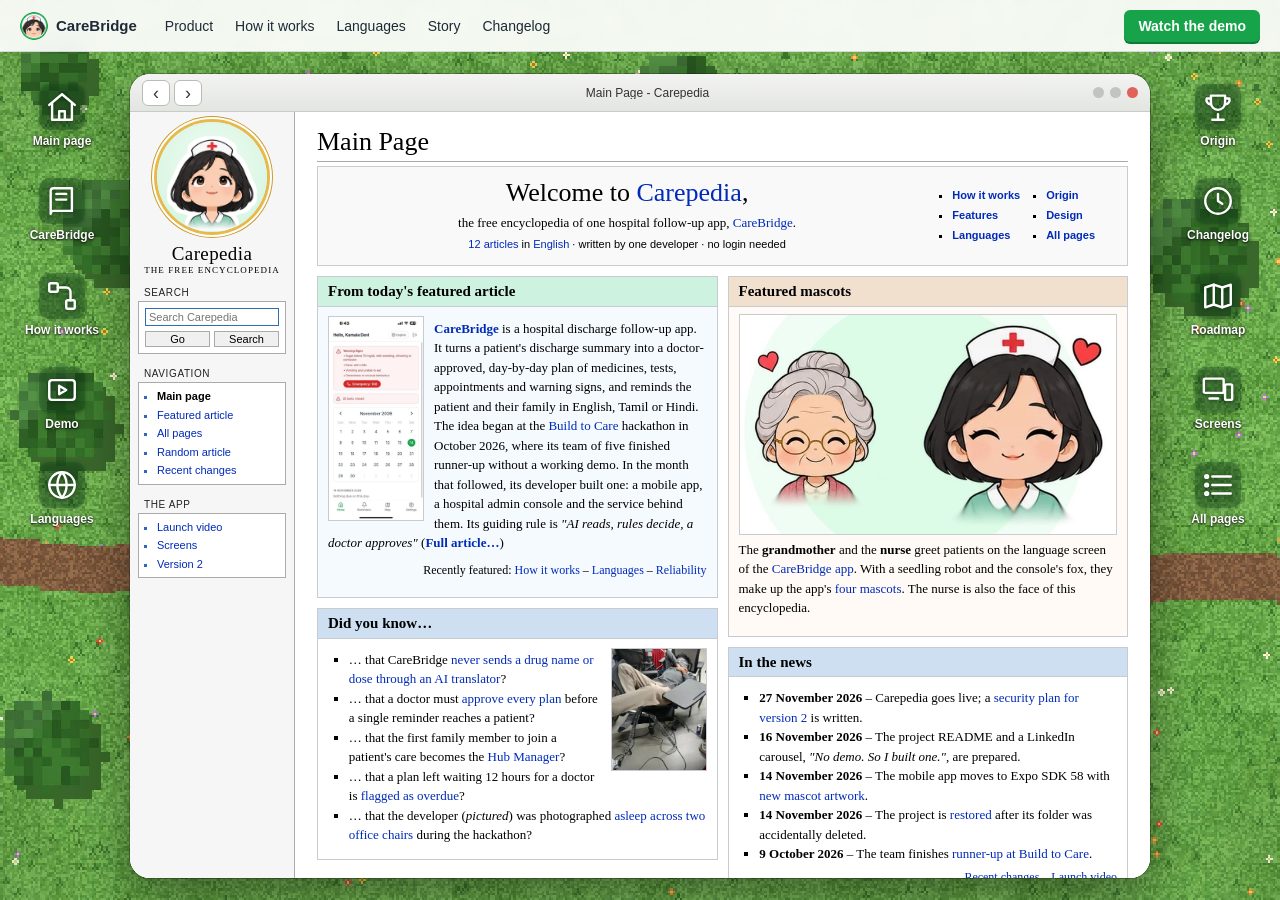
<file: index.html>
<!doctype html>
<html lang="en">
<head>
  <meta charset="utf-8" />
  <meta name="viewport" content="width=device-width, initial-scale=1" />
  <title>Main Page - Carepedia</title>
  <meta name="description" content="Carepedia, the free encyclopedia of CareBridge: a hospital discharge follow-up app with doctor-approved plans and reminders in English, Tamil and Hindi." />
  <meta property="og:title" content="Main Page - Carepedia, the free encyclopedia" />
  <meta property="og:description" content="Carepedia, the free encyclopedia of CareBridge: a hospital discharge follow-up app with doctor-approved plans and reminders in English, Tamil and Hindi." />
  <meta property="og:type" content="website" />
  <meta property="og:url" content="https://vidhursh-rec.github.io/carebridge/" />
  <meta property="og:image" content="https://vidhursh-rec.github.io/carebridge/assets/photos/runner-up.jpg" />
  <meta name="twitter:card" content="summary_large_image" />
  <link rel="icon" href="assets/brand/favicon-64.png" type="image/png" />
  <link rel="apple-touch-icon" href="assets/brand/apple-touch-icon.png" />
  <link rel="stylesheet" href="assets/site.css" />
  <script src="assets/site.js" defer></script>
</head>
<body>
  <div class="meadow" aria-hidden="true"></div>

  <header class="topbar">
    <a class="brand" href="index.html"><img src="assets/brand/favicon-64.png" alt="" width="28" height="28" /><span>CareBridge</span></a>
    <nav class="topnav" aria-label="Main">
      <a href="carebridge.html">Product</a><a href="how-it-works.html">How it works</a><a href="languages.html">Languages</a>
      <a href="origin.html">Story</a><a href="history.html">Changelog</a>
    </nav>
    <a class="cta" href="design.html#launch-video">Watch the demo</a>
  </header>

  <nav class="desk-icons left" aria-label="Shortcuts">
    <a class="desk-icon" href="index.html"><svg viewBox="0 0 24 24" width="34" height="34" fill="none" stroke="currentColor" stroke-width="1.7" stroke-linecap="round" stroke-linejoin="round" aria-hidden="true"><path d="M3 10.5 12 3l9 7.5"/><path d="M5 9.5V21h14V9.5"/><path d="M10 21v-6h4v6"/></svg><span>Main page</span></a>
    <a class="desk-icon" href="carebridge.html"><svg viewBox="0 0 24 24" width="34" height="34" fill="none" stroke="currentColor" stroke-width="1.7" stroke-linecap="round" stroke-linejoin="round" aria-hidden="true"><path d="M4 19.5V5a2 2 0 0 1 2-2h13v16H6a2 2 0 0 0-2 2Z"/><path d="M8 7h7M8 11h7"/></svg><span>CareBridge</span></a>
    <a class="desk-icon" href="how-it-works.html"><svg viewBox="0 0 24 24" width="34" height="34" fill="none" stroke="currentColor" stroke-width="1.7" stroke-linecap="round" stroke-linejoin="round" aria-hidden="true"><rect x="3" y="3" width="6" height="6" rx="1"/><rect x="15" y="15" width="6" height="6" rx="1"/><path d="M9 6h6a3 3 0 0 1 3 3v6"/></svg><span>How it works</span></a>
    <a class="desk-icon" href="design.html#launch-video"><svg viewBox="0 0 24 24" width="34" height="34" fill="none" stroke="currentColor" stroke-width="1.7" stroke-linecap="round" stroke-linejoin="round" aria-hidden="true"><rect x="3" y="5" width="18" height="14" rx="2"/><path d="m10 9 5 3-5 3Z"/></svg><span>Demo</span></a>
    <a class="desk-icon" href="languages.html"><svg viewBox="0 0 24 24" width="34" height="34" fill="none" stroke="currentColor" stroke-width="1.7" stroke-linecap="round" stroke-linejoin="round" aria-hidden="true"><circle cx="12" cy="12" r="9"/><path d="M3 12h18M12 3a14 14 0 0 1 0 18M12 3a14 14 0 0 0 0 18"/></svg><span>Languages</span></a>
  </nav>
  <nav class="desk-icons right" aria-label="Shortcuts">
    <a class="desk-icon" href="origin.html"><svg viewBox="0 0 24 24" width="34" height="34" fill="none" stroke="currentColor" stroke-width="1.7" stroke-linecap="round" stroke-linejoin="round" aria-hidden="true"><path d="M8 21h8M12 17v4M7 4h10v5a5 5 0 0 1-10 0Z"/><path d="M7 6H4a3 3 0 0 0 3 4M17 6h3a3 3 0 0 1-3 4"/></svg><span>Origin</span></a>
    <a class="desk-icon" href="history.html"><svg viewBox="0 0 24 24" width="34" height="34" fill="none" stroke="currentColor" stroke-width="1.7" stroke-linecap="round" stroke-linejoin="round" aria-hidden="true"><circle cx="12" cy="12" r="9"/><path d="M12 7v5l3 2"/></svg><span>Changelog</span></a>
    <a class="desk-icon" href="roadmap.html"><svg viewBox="0 0 24 24" width="34" height="34" fill="none" stroke="currentColor" stroke-width="1.7" stroke-linecap="round" stroke-linejoin="round" aria-hidden="true"><path d="M9 4 3 6v14l6-2 6 2 6-2V4l-6 2Z"/><path d="M9 4v14M15 6v14"/></svg><span>Roadmap</span></a>
    <a class="desk-icon" href="design.html"><svg viewBox="0 0 24 24" width="34" height="34" fill="none" stroke="currentColor" stroke-width="1.7" stroke-linecap="round" stroke-linejoin="round" aria-hidden="true"><rect x="2" y="4" width="14" height="10" rx="1"/><rect x="17" y="8" width="5" height="11" rx="1"/><path d="M6 18h6"/></svg><span>Screens</span></a>
    <a class="desk-icon" href="all-pages.html"><svg viewBox="0 0 24 24" width="34" height="34" fill="none" stroke="currentColor" stroke-width="1.7" stroke-linecap="round" stroke-linejoin="round" aria-hidden="true"><path d="M8 6h13M8 12h13M8 18h13"/><circle cx="4" cy="6" r="1"/><circle cx="4" cy="12" r="1"/><circle cx="4" cy="18" r="1"/></svg><span>All pages</span></a>
  </nav>

  <div class="window" role="application" aria-label="Carepedia">
    <div class="titlebar">
      <button type="button" class="menu-btn" data-menu aria-expanded="false" aria-label="Open navigation">&#9776; Menu</button>
      <button type="button" class="nav-btn" data-back aria-label="Back">&#8249;</button>
      <button type="button" class="nav-btn" data-forward aria-label="Forward">&#8250;</button>
      <span class="win-title">Main Page - Carepedia</span>
      <span class="win-ctrl" aria-hidden="true"><i></i><i></i><i></i></span>
    </div>
    <div class="win-body">
      <aside class="sidebar">
        <a class="logo" href="index.html" aria-label="Carepedia main page">
          <span class="logo-ring"><img src="assets/brand/nurse.png" alt="" width="104" height="114" /></span>
          <span class="logo-name">Carepedia</span>
          <span class="logo-tag">The Free Encyclopedia</span>
        </a>
        <div class="portlet">
          <h3>Search</h3>
          <form class="search" action="all-pages.html" method="get" role="search">
            <input name="q" type="search" placeholder="Search Carepedia" aria-label="Search Carepedia" />
            <div><button type="submit" name="go" value="1">Go</button><button type="submit">Search</button></div>
          </form>
        </div>
        <div class="portlet">
          <h3>Navigation</h3>
          <ul class="box">
          <li><a href="index.html" class="current">Main page</a></li>
          <li><a href="carebridge.html">Featured article</a></li>
          <li><a href="all-pages.html">All pages</a></li>
          <li><a href="all-pages.html?random" data-random>Random article</a></li>
          <li><a href="history.html">Recent changes</a></li>
          </ul>
        </div>
        <div class="portlet">
          <h3>The app</h3>
          <ul class="box">
            <li><a href="design.html#launch-video">Launch video</a></li>
            <li><a href="design.html">Screens</a></li>
            <li><a href="roadmap.html">Version 2</a></li>
          </ul>
        </div>
      </aside>
      <main class="main" id="main" tabindex="-1">
      <h1 class="page-title">Main Page</h1>

<div class="mp-welcome">
  <div class="mp-welcome-text">
    <h2>Welcome to <a href="carebridge.html">Carepedia</a>,</h2>
    <p>the free encyclopedia of one hospital follow-up app, <a href="carebridge.html">CareBridge</a>.</p>
    <p class="mp-count"><a href="all-pages.html">12 articles</a> in <a href="languages.html">English</a> · written by one developer · no login needed</p>
  </div>
  <ul class="mp-portals">
    <li><a href="how-it-works.html">How it works</a></li>
    <li><a href="features.html">Features</a></li>
    <li><a href="languages.html">Languages</a></li>
    <li><a href="origin.html">Origin</a></li>
    <li><a href="design.html">Design</a></li>
    <li><a href="all-pages.html">All pages</a></li>
  </ul>
</div>

<div class="mp-cols">
  <div class="mp-col">
    <section class="mp-box tfa">
      <h2>From today's featured article</h2>
      <div class="mp-body">
        <img class="mp-left" src="assets/screens/mobile-home.jpg" alt="CareBridge patient home screen" width="96" height="208" />
        <p><b><a href="carebridge.html">CareBridge</a></b> is a hospital discharge follow-up app. It turns a patient's
          discharge summary into a doctor-approved, day-by-day plan of medicines, tests, appointments and warning signs,
          and reminds the patient and their family in English, Tamil or Hindi. The idea began at the
          <a href="origin.html">Build to Care</a> hackathon in October 2026, where its team of five finished runner-up
          without a working demo. In the month that followed, its developer built one: a mobile app, a hospital admin
          console and the service behind them. Its guiding rule is <i>"AI reads, rules decide, a doctor approves"</i>
          (<a href="carebridge.html"><b>Full article…</b></a>)</p>
        <p class="mp-more">Recently featured: <a href="how-it-works.html">How it works</a> –
          <a href="languages.html">Languages</a> – <a href="reliability.html">Reliability</a></p>
      </div>
    </section>

    <section class="mp-box dyk">
      <h2>Did you know…</h2>
      <div class="mp-body">
        <img class="mp-right" src="assets/photos/asleep.jpg" alt="The developer asleep across two office chairs" width="96" height="124" />
        <ul>
          <li>… that CareBridge <a href="languages.html">never sends a drug name or dose through an AI translator</a>?</li>
          <li>… that a doctor must <a href="how-it-works.html">approve every plan</a> before a single reminder reaches a patient?</li>
          <li>… that the first family member to join a patient's care becomes the <a href="features.html#family-hub">Hub Manager</a>?</li>
          <li>… that a plan left waiting 12 hours for a doctor is <a href="features.html#admin-console">flagged as overdue</a>?</li>
          <li>… that the developer (<i>pictured</i>) was photographed <a href="origin.html#popular-culture">asleep across two office chairs</a> during the hackathon?</li>
        </ul>
      </div>
    </section>
  </div>

  <div class="mp-col">
    <section class="mp-box fm">
      <h2>Featured mascots</h2>
      <div class="mp-body">
        <img class="mp-wide" src="assets/brand/mascots.jpg" alt="The grandmother and nurse mascots of CareBridge" width="640" height="372" />
        <p>The <b>grandmother</b> and the <b>nurse</b> greet patients on the language screen of the
          <a href="features.html#patient-app">CareBridge app</a>. With a seedling robot and the console's fox, they
          make up the app's <a href="design.html#mascots">four mascots</a>. The nurse is also the face of this
          encyclopedia.</p>
      </div>
    </section>

    <section class="mp-box itn">
      <h2>In the news</h2>
      <div class="mp-body">
        <ul>
          <li><b>27 November 2026</b> – Carepedia goes live; a <a href="roadmap.html">security plan for version 2</a> is written.</li>
          <li><b>16 November 2026</b> – The project README and a LinkedIn carousel, <i>"No demo. So I built one."</i>, are prepared.</li>
          <li><b>14 November 2026</b> – The mobile app moves to Expo SDK 58 with <a href="design.html#mascots">new mascot artwork</a>.</li>
          <li><b>14 November 2026</b> – The project is <a href="history.html">restored</a> after its folder was accidentally deleted.</li>
          <li><b>9 October 2026</b> – The team finishes <a href="origin.html">runner-up at Build to Care</a>.</li>
        </ul>
        <p class="mp-more"><a href="history.html">Recent changes</a> – <a href="design.html#launch-video">Launch video</a></p>
      </div>
    </section>

    <section class="mp-box otd">
      <h2>Watch</h2>
      <div class="mp-body">
        <a class="mp-video" href="design.html#launch-video"><img src="assets/video/poster.jpg" alt="Play the CareBridge launch film" width="1024" height="576" /><span>&#9654; 25 s</span></a>
        <p>The narrated <a href="design.html#launch-video">CareBridge launch film</a>, cut from the working app.</p>
      </div>
    </section>
  </div>
</div>

<section class="mp-box explore">
  <h2>Explore Carepedia</h2>
  <div class="mp-body explore-grid">
    <div><h3>The product</h3><ul>
      <li><a href="carebridge.html">CareBridge</a></li><li><a href="features.html">Features</a></li>
      <li><a href="features.html#patient-app">Patient app</a></li><li><a href="features.html#admin-console">Admin console</a></li></ul>
      <p class="all"><a href="all-pages.html">all product articles…</a></p></div>
    <div><h3>Concepts</h3><ul>
      <li><a href="how-it-works.html">How it works</a></li><li><a href="languages.html">Drug names stay exact</a></li>
      <li><a href="reliability.html">Reliability</a></li><li><a href="how-it-works.html#approve">Doctor approval</a></li></ul>
      <p class="all"><a href="all-pages.html">all concept articles…</a></p></div>
    <div><h3>Making of</h3><ul>
      <li><a href="technology.html">Technology</a></li><li><a href="design.html">Design</a></li>
      <li><a href="design.html#launch-video">Launch video</a></li><li><a href="roadmap.html">Roadmap</a></li></ul>
      <p class="all"><a href="all-pages.html">all making-of articles…</a></p></div>
    <div><h3>History</h3><ul>
      <li><a href="origin.html">Build to Care</a></li><li><a href="history.html">Revision history</a></li>
      <li><a href="history.html#restore">The restore</a></li><li><a href="origin.html#popular-culture">In popular culture</a></li></ul>
      <p class="all"><a href="all-pages.html">all history articles…</a></p></div>
    <div><h3>Care lore</h3><ul>
      <li><a href="design.html#mascots">The mascots</a></li><li><a href="about.html">About Carepedia</a></li>
      <li><a href="all-pages.html" data-random>Random article</a></li><li><a href="about.html#developer">The developer</a></li></ul>
      <p class="all"><a href="all-pages.html">all lore articles…</a></p></div>
  </div>
</section>

        <footer class="page-foot">
          <p>This page was last edited on 27 November 2026. Text written by Vidhursh Kumar. App data shown is synthetic.</p>
          <p>Carepedia is a personal project page in the style of an encyclopedia. Not affiliated with Wikipedia or the Wikimedia Foundation.</p>
          <p><a href="index.html">Main Page</a> · <a href="all-pages.html">All pages</a> · <a href="history.html">Recent changes</a></p>
        </footer>
      </main>
    </div>
  </div>
</body>
</html>
</file>
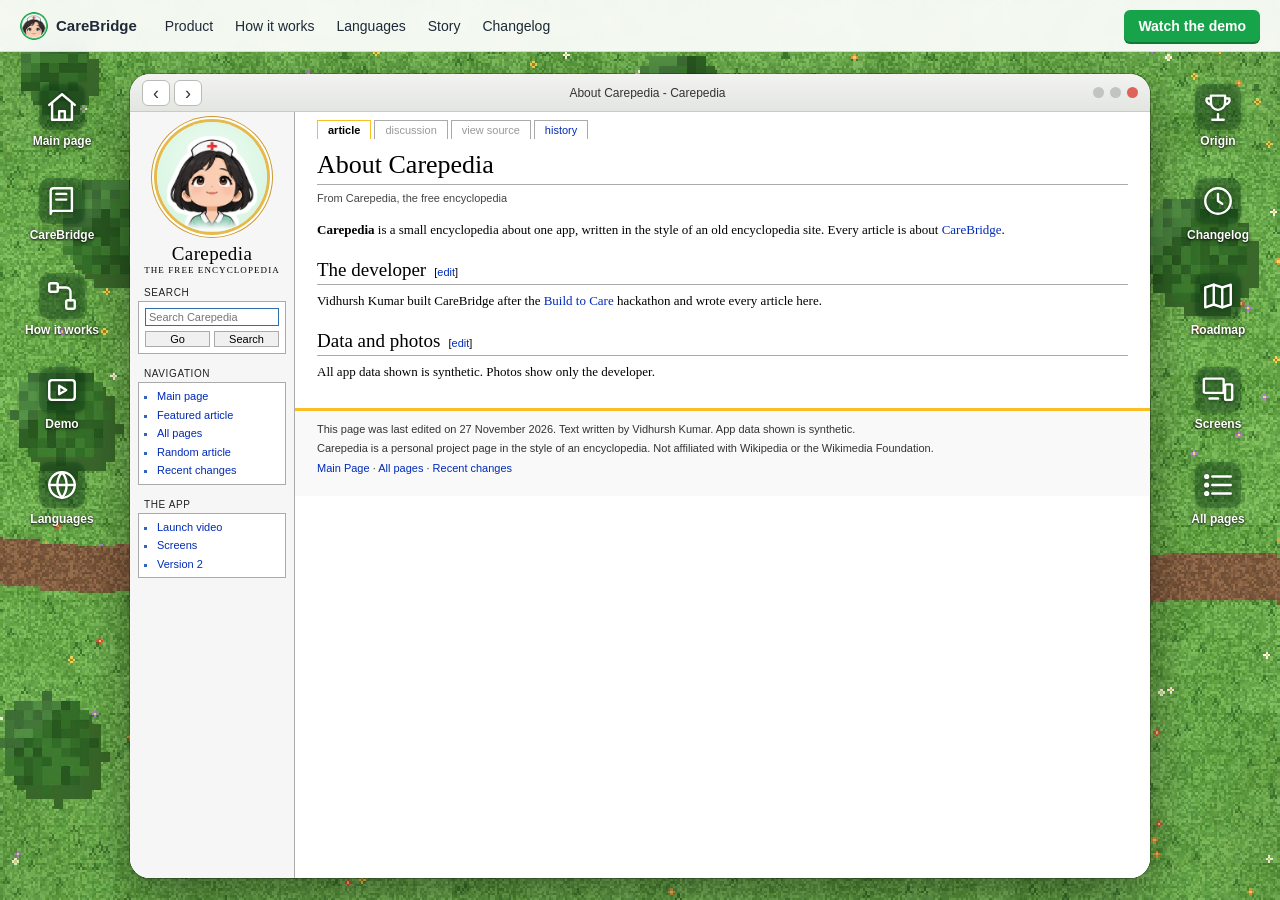
<file: about.html>
<!doctype html>
<html lang="en">
<head>
  <meta charset="utf-8" />
  <meta name="viewport" content="width=device-width, initial-scale=1" />
  <title>About Carepedia - Carepedia</title>
  <meta name="description" content="About this encyclopedia." />
  <meta property="og:title" content="About Carepedia - Carepedia, the free encyclopedia" />
  <meta property="og:description" content="About this encyclopedia." />
  <meta property="og:type" content="website" />
  <meta property="og:url" content="https://vidhursh-rec.github.io/carebridge/about.html" />
  <meta property="og:image" content="https://vidhursh-rec.github.io/carebridge/assets/photos/runner-up.jpg" />
  <meta name="twitter:card" content="summary_large_image" />
  <link rel="icon" href="assets/brand/favicon-64.png" type="image/png" />
  <link rel="apple-touch-icon" href="assets/brand/apple-touch-icon.png" />
  <link rel="stylesheet" href="assets/site.css" />
  <script src="assets/site.js" defer></script>
</head>
<body>
  <div class="meadow" aria-hidden="true"></div>

  <header class="topbar">
    <a class="brand" href="index.html"><img src="assets/brand/favicon-64.png" alt="" width="28" height="28" /><span>CareBridge</span></a>
    <nav class="topnav" aria-label="Main">
      <a href="carebridge.html">Product</a><a href="how-it-works.html">How it works</a><a href="languages.html">Languages</a>
      <a href="origin.html">Story</a><a href="history.html">Changelog</a>
    </nav>
    <a class="cta" href="design.html#launch-video">Watch the demo</a>
  </header>

  <nav class="desk-icons left" aria-label="Shortcuts">
    <a class="desk-icon" href="index.html"><svg viewBox="0 0 24 24" width="34" height="34" fill="none" stroke="currentColor" stroke-width="1.7" stroke-linecap="round" stroke-linejoin="round" aria-hidden="true"><path d="M3 10.5 12 3l9 7.5"/><path d="M5 9.5V21h14V9.5"/><path d="M10 21v-6h4v6"/></svg><span>Main page</span></a>
    <a class="desk-icon" href="carebridge.html"><svg viewBox="0 0 24 24" width="34" height="34" fill="none" stroke="currentColor" stroke-width="1.7" stroke-linecap="round" stroke-linejoin="round" aria-hidden="true"><path d="M4 19.5V5a2 2 0 0 1 2-2h13v16H6a2 2 0 0 0-2 2Z"/><path d="M8 7h7M8 11h7"/></svg><span>CareBridge</span></a>
    <a class="desk-icon" href="how-it-works.html"><svg viewBox="0 0 24 24" width="34" height="34" fill="none" stroke="currentColor" stroke-width="1.7" stroke-linecap="round" stroke-linejoin="round" aria-hidden="true"><rect x="3" y="3" width="6" height="6" rx="1"/><rect x="15" y="15" width="6" height="6" rx="1"/><path d="M9 6h6a3 3 0 0 1 3 3v6"/></svg><span>How it works</span></a>
    <a class="desk-icon" href="design.html#launch-video"><svg viewBox="0 0 24 24" width="34" height="34" fill="none" stroke="currentColor" stroke-width="1.7" stroke-linecap="round" stroke-linejoin="round" aria-hidden="true"><rect x="3" y="5" width="18" height="14" rx="2"/><path d="m10 9 5 3-5 3Z"/></svg><span>Demo</span></a>
    <a class="desk-icon" href="languages.html"><svg viewBox="0 0 24 24" width="34" height="34" fill="none" stroke="currentColor" stroke-width="1.7" stroke-linecap="round" stroke-linejoin="round" aria-hidden="true"><circle cx="12" cy="12" r="9"/><path d="M3 12h18M12 3a14 14 0 0 1 0 18M12 3a14 14 0 0 0 0 18"/></svg><span>Languages</span></a>
  </nav>
  <nav class="desk-icons right" aria-label="Shortcuts">
    <a class="desk-icon" href="origin.html"><svg viewBox="0 0 24 24" width="34" height="34" fill="none" stroke="currentColor" stroke-width="1.7" stroke-linecap="round" stroke-linejoin="round" aria-hidden="true"><path d="M8 21h8M12 17v4M7 4h10v5a5 5 0 0 1-10 0Z"/><path d="M7 6H4a3 3 0 0 0 3 4M17 6h3a3 3 0 0 1-3 4"/></svg><span>Origin</span></a>
    <a class="desk-icon" href="history.html"><svg viewBox="0 0 24 24" width="34" height="34" fill="none" stroke="currentColor" stroke-width="1.7" stroke-linecap="round" stroke-linejoin="round" aria-hidden="true"><circle cx="12" cy="12" r="9"/><path d="M12 7v5l3 2"/></svg><span>Changelog</span></a>
    <a class="desk-icon" href="roadmap.html"><svg viewBox="0 0 24 24" width="34" height="34" fill="none" stroke="currentColor" stroke-width="1.7" stroke-linecap="round" stroke-linejoin="round" aria-hidden="true"><path d="M9 4 3 6v14l6-2 6 2 6-2V4l-6 2Z"/><path d="M9 4v14M15 6v14"/></svg><span>Roadmap</span></a>
    <a class="desk-icon" href="design.html"><svg viewBox="0 0 24 24" width="34" height="34" fill="none" stroke="currentColor" stroke-width="1.7" stroke-linecap="round" stroke-linejoin="round" aria-hidden="true"><rect x="2" y="4" width="14" height="10" rx="1"/><rect x="17" y="8" width="5" height="11" rx="1"/><path d="M6 18h6"/></svg><span>Screens</span></a>
    <a class="desk-icon" href="all-pages.html"><svg viewBox="0 0 24 24" width="34" height="34" fill="none" stroke="currentColor" stroke-width="1.7" stroke-linecap="round" stroke-linejoin="round" aria-hidden="true"><path d="M8 6h13M8 12h13M8 18h13"/><circle cx="4" cy="6" r="1"/><circle cx="4" cy="12" r="1"/><circle cx="4" cy="18" r="1"/></svg><span>All pages</span></a>
  </nav>

  <div class="window" role="application" aria-label="Carepedia">
    <div class="titlebar">
      <button type="button" class="menu-btn" data-menu aria-expanded="false" aria-label="Open navigation">&#9776; Menu</button>
      <button type="button" class="nav-btn" data-back aria-label="Back">&#8249;</button>
      <button type="button" class="nav-btn" data-forward aria-label="Forward">&#8250;</button>
      <span class="win-title">About Carepedia - Carepedia</span>
      <span class="win-ctrl" aria-hidden="true"><i></i><i></i><i></i></span>
    </div>
    <div class="win-body">
      <aside class="sidebar">
        <a class="logo" href="index.html" aria-label="Carepedia main page">
          <span class="logo-ring"><img src="assets/brand/nurse.png" alt="" width="104" height="114" /></span>
          <span class="logo-name">Carepedia</span>
          <span class="logo-tag">The Free Encyclopedia</span>
        </a>
        <div class="portlet">
          <h3>Search</h3>
          <form class="search" action="all-pages.html" method="get" role="search">
            <input name="q" type="search" placeholder="Search Carepedia" aria-label="Search Carepedia" />
            <div><button type="submit" name="go" value="1">Go</button><button type="submit">Search</button></div>
          </form>
        </div>
        <div class="portlet">
          <h3>Navigation</h3>
          <ul class="box">
          <li><a href="index.html">Main page</a></li>
          <li><a href="carebridge.html">Featured article</a></li>
          <li><a href="all-pages.html">All pages</a></li>
          <li><a href="all-pages.html?random" data-random>Random article</a></li>
          <li><a href="history.html">Recent changes</a></li>
          </ul>
        </div>
        <div class="portlet">
          <h3>The app</h3>
          <ul class="box">
            <li><a href="design.html#launch-video">Launch video</a></li>
            <li><a href="design.html">Screens</a></li>
            <li><a href="roadmap.html">Version 2</a></li>
          </ul>
        </div>
      </aside>
      <main class="main" id="main" tabindex="-1">
      <div class="tabs">
        <a class="tab active" href="about.html">article</a>
        <span class="tab inert">discussion</span>
        <span class="tab inert">view source</span>
        <a class="tab" href="history.html">history</a>
      </div>
      <h1 class="page-title">About Carepedia</h1>
      <p class="from">From Carepedia, the free encyclopedia</p>

<p><b>Carepedia</b> is a small encyclopedia about one app, written in the style of an old encyclopedia site. Every
  article is about <a href="carebridge.html">CareBridge</a>.</p>
<h2 id="developer">The developer<span class="editsection">[<a href="#developer">edit</a>]</span></h2>
<p>Vidhursh Kumar built CareBridge after the <a href="origin.html">Build to Care</a> hackathon and wrote every
  article here.</p>
<h2 id="data">Data and photos<span class="editsection">[<a href="#data">edit</a>]</span></h2>
<p>All app data shown is synthetic. Photos show only the developer.</p>

        <footer class="page-foot">
          <p>This page was last edited on 27 November 2026. Text written by Vidhursh Kumar. App data shown is synthetic.</p>
          <p>Carepedia is a personal project page in the style of an encyclopedia. Not affiliated with Wikipedia or the Wikimedia Foundation.</p>
          <p><a href="index.html">Main Page</a> · <a href="all-pages.html">All pages</a> · <a href="history.html">Recent changes</a></p>
        </footer>
      </main>
    </div>
  </div>
</body>
</html>
</file>
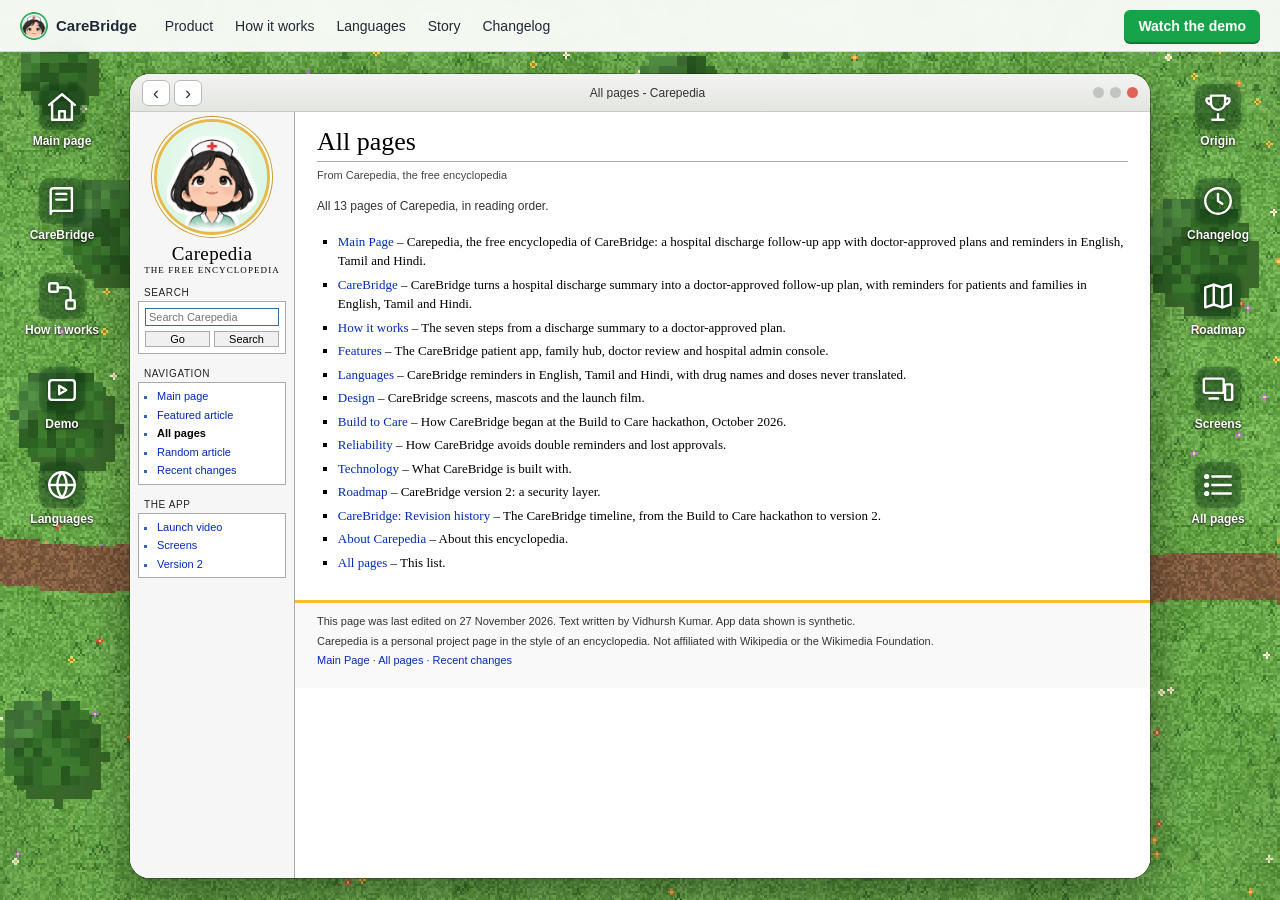
<file: all-pages.html>
<!doctype html>
<html lang="en">
<head>
  <meta charset="utf-8" />
  <meta name="viewport" content="width=device-width, initial-scale=1" />
  <title>All pages - Carepedia</title>
  <meta name="description" content="Every page of Carepedia." />
  <meta property="og:title" content="All pages - Carepedia, the free encyclopedia" />
  <meta property="og:description" content="Every page of Carepedia." />
  <meta property="og:type" content="website" />
  <meta property="og:url" content="https://vidhursh-rec.github.io/carebridge/all-pages.html" />
  <meta property="og:image" content="https://vidhursh-rec.github.io/carebridge/assets/photos/runner-up.jpg" />
  <meta name="twitter:card" content="summary_large_image" />
  <link rel="icon" href="assets/brand/favicon-64.png" type="image/png" />
  <link rel="apple-touch-icon" href="assets/brand/apple-touch-icon.png" />
  <link rel="stylesheet" href="assets/site.css" />
  <script src="assets/site.js" defer></script>
</head>
<body>
  <div class="meadow" aria-hidden="true"></div>

  <header class="topbar">
    <a class="brand" href="index.html"><img src="assets/brand/favicon-64.png" alt="" width="28" height="28" /><span>CareBridge</span></a>
    <nav class="topnav" aria-label="Main">
      <a href="carebridge.html">Product</a><a href="how-it-works.html">How it works</a><a href="languages.html">Languages</a>
      <a href="origin.html">Story</a><a href="history.html">Changelog</a>
    </nav>
    <a class="cta" href="design.html#launch-video">Watch the demo</a>
  </header>

  <nav class="desk-icons left" aria-label="Shortcuts">
    <a class="desk-icon" href="index.html"><svg viewBox="0 0 24 24" width="34" height="34" fill="none" stroke="currentColor" stroke-width="1.7" stroke-linecap="round" stroke-linejoin="round" aria-hidden="true"><path d="M3 10.5 12 3l9 7.5"/><path d="M5 9.5V21h14V9.5"/><path d="M10 21v-6h4v6"/></svg><span>Main page</span></a>
    <a class="desk-icon" href="carebridge.html"><svg viewBox="0 0 24 24" width="34" height="34" fill="none" stroke="currentColor" stroke-width="1.7" stroke-linecap="round" stroke-linejoin="round" aria-hidden="true"><path d="M4 19.5V5a2 2 0 0 1 2-2h13v16H6a2 2 0 0 0-2 2Z"/><path d="M8 7h7M8 11h7"/></svg><span>CareBridge</span></a>
    <a class="desk-icon" href="how-it-works.html"><svg viewBox="0 0 24 24" width="34" height="34" fill="none" stroke="currentColor" stroke-width="1.7" stroke-linecap="round" stroke-linejoin="round" aria-hidden="true"><rect x="3" y="3" width="6" height="6" rx="1"/><rect x="15" y="15" width="6" height="6" rx="1"/><path d="M9 6h6a3 3 0 0 1 3 3v6"/></svg><span>How it works</span></a>
    <a class="desk-icon" href="design.html#launch-video"><svg viewBox="0 0 24 24" width="34" height="34" fill="none" stroke="currentColor" stroke-width="1.7" stroke-linecap="round" stroke-linejoin="round" aria-hidden="true"><rect x="3" y="5" width="18" height="14" rx="2"/><path d="m10 9 5 3-5 3Z"/></svg><span>Demo</span></a>
    <a class="desk-icon" href="languages.html"><svg viewBox="0 0 24 24" width="34" height="34" fill="none" stroke="currentColor" stroke-width="1.7" stroke-linecap="round" stroke-linejoin="round" aria-hidden="true"><circle cx="12" cy="12" r="9"/><path d="M3 12h18M12 3a14 14 0 0 1 0 18M12 3a14 14 0 0 0 0 18"/></svg><span>Languages</span></a>
  </nav>
  <nav class="desk-icons right" aria-label="Shortcuts">
    <a class="desk-icon" href="origin.html"><svg viewBox="0 0 24 24" width="34" height="34" fill="none" stroke="currentColor" stroke-width="1.7" stroke-linecap="round" stroke-linejoin="round" aria-hidden="true"><path d="M8 21h8M12 17v4M7 4h10v5a5 5 0 0 1-10 0Z"/><path d="M7 6H4a3 3 0 0 0 3 4M17 6h3a3 3 0 0 1-3 4"/></svg><span>Origin</span></a>
    <a class="desk-icon" href="history.html"><svg viewBox="0 0 24 24" width="34" height="34" fill="none" stroke="currentColor" stroke-width="1.7" stroke-linecap="round" stroke-linejoin="round" aria-hidden="true"><circle cx="12" cy="12" r="9"/><path d="M12 7v5l3 2"/></svg><span>Changelog</span></a>
    <a class="desk-icon" href="roadmap.html"><svg viewBox="0 0 24 24" width="34" height="34" fill="none" stroke="currentColor" stroke-width="1.7" stroke-linecap="round" stroke-linejoin="round" aria-hidden="true"><path d="M9 4 3 6v14l6-2 6 2 6-2V4l-6 2Z"/><path d="M9 4v14M15 6v14"/></svg><span>Roadmap</span></a>
    <a class="desk-icon" href="design.html"><svg viewBox="0 0 24 24" width="34" height="34" fill="none" stroke="currentColor" stroke-width="1.7" stroke-linecap="round" stroke-linejoin="round" aria-hidden="true"><rect x="2" y="4" width="14" height="10" rx="1"/><rect x="17" y="8" width="5" height="11" rx="1"/><path d="M6 18h6"/></svg><span>Screens</span></a>
    <a class="desk-icon" href="all-pages.html"><svg viewBox="0 0 24 24" width="34" height="34" fill="none" stroke="currentColor" stroke-width="1.7" stroke-linecap="round" stroke-linejoin="round" aria-hidden="true"><path d="M8 6h13M8 12h13M8 18h13"/><circle cx="4" cy="6" r="1"/><circle cx="4" cy="12" r="1"/><circle cx="4" cy="18" r="1"/></svg><span>All pages</span></a>
  </nav>

  <div class="window" role="application" aria-label="Carepedia">
    <div class="titlebar">
      <button type="button" class="menu-btn" data-menu aria-expanded="false" aria-label="Open navigation">&#9776; Menu</button>
      <button type="button" class="nav-btn" data-back aria-label="Back">&#8249;</button>
      <button type="button" class="nav-btn" data-forward aria-label="Forward">&#8250;</button>
      <span class="win-title">All pages - Carepedia</span>
      <span class="win-ctrl" aria-hidden="true"><i></i><i></i><i></i></span>
    </div>
    <div class="win-body">
      <aside class="sidebar">
        <a class="logo" href="index.html" aria-label="Carepedia main page">
          <span class="logo-ring"><img src="assets/brand/nurse.png" alt="" width="104" height="114" /></span>
          <span class="logo-name">Carepedia</span>
          <span class="logo-tag">The Free Encyclopedia</span>
        </a>
        <div class="portlet">
          <h3>Search</h3>
          <form class="search" action="all-pages.html" method="get" role="search">
            <input name="q" type="search" placeholder="Search Carepedia" aria-label="Search Carepedia" />
            <div><button type="submit" name="go" value="1">Go</button><button type="submit">Search</button></div>
          </form>
        </div>
        <div class="portlet">
          <h3>Navigation</h3>
          <ul class="box">
          <li><a href="index.html">Main page</a></li>
          <li><a href="carebridge.html">Featured article</a></li>
          <li><a href="all-pages.html" class="current">All pages</a></li>
          <li><a href="all-pages.html?random" data-random>Random article</a></li>
          <li><a href="history.html">Recent changes</a></li>
          </ul>
        </div>
        <div class="portlet">
          <h3>The app</h3>
          <ul class="box">
            <li><a href="design.html#launch-video">Launch video</a></li>
            <li><a href="design.html">Screens</a></li>
            <li><a href="roadmap.html">Version 2</a></li>
          </ul>
        </div>
      </aside>
      <main class="main" id="main" tabindex="-1">
      <h1 class="page-title">All pages</h1>
      <p class="from">From Carepedia, the free encyclopedia</p>

<p class="search-status" aria-live="polite">All 13 pages of Carepedia, in reading order.</p>
<ul class="allpages">
  <li data-title="main page carepedia, the free encyclopedia of carebridge: a hospital discharge follow-up app with doctor-approved plans and reminders in english, tamil and hindi."><a href="index.html">Main Page</a> – Carepedia, the free encyclopedia of CareBridge: a hospital discharge follow-up app with doctor-approved plans and reminders in English, Tamil and Hindi.</li>
  <li data-title="carebridge carebridge turns a hospital discharge summary into a doctor-approved follow-up plan, with reminders for patients and families in english, tamil and hindi."><a href="carebridge.html">CareBridge</a> – CareBridge turns a hospital discharge summary into a doctor-approved follow-up plan, with reminders for patients and families in English, Tamil and Hindi.</li>
  <li data-title="how it works the seven steps from a discharge summary to a doctor-approved plan."><a href="how-it-works.html">How it works</a> – The seven steps from a discharge summary to a doctor-approved plan.</li>
  <li data-title="features the carebridge patient app, family hub, doctor review and hospital admin console."><a href="features.html">Features</a> – The CareBridge patient app, family hub, doctor review and hospital admin console.</li>
  <li data-title="languages carebridge reminders in english, tamil and hindi, with drug names and doses never translated."><a href="languages.html">Languages</a> – CareBridge reminders in English, Tamil and Hindi, with drug names and doses never translated.</li>
  <li data-title="design carebridge screens, mascots and the launch film."><a href="design.html">Design</a> – CareBridge screens, mascots and the launch film.</li>
  <li data-title="build to care how carebridge began at the build to care hackathon, october 2026."><a href="origin.html">Build to Care</a> – How CareBridge began at the Build to Care hackathon, October 2026.</li>
  <li data-title="reliability how carebridge avoids double reminders and lost approvals."><a href="reliability.html">Reliability</a> – How CareBridge avoids double reminders and lost approvals.</li>
  <li data-title="technology what carebridge is built with."><a href="technology.html">Technology</a> – What CareBridge is built with.</li>
  <li data-title="roadmap carebridge version 2: a security layer."><a href="roadmap.html">Roadmap</a> – CareBridge version 2: a security layer.</li>
  <li data-title="carebridge: revision history the carebridge timeline, from the build to care hackathon to version 2."><a href="history.html">CareBridge: Revision history</a> – The CareBridge timeline, from the Build to Care hackathon to version 2.</li>
  <li data-title="about carepedia about this encyclopedia."><a href="about.html">About Carepedia</a> – About this encyclopedia.</li>
  <li data-title="all pages"><a href="all-pages.html">All pages</a> – This list.</li>
</ul>

        <footer class="page-foot">
          <p>This page was last edited on 27 November 2026. Text written by Vidhursh Kumar. App data shown is synthetic.</p>
          <p>Carepedia is a personal project page in the style of an encyclopedia. Not affiliated with Wikipedia or the Wikimedia Foundation.</p>
          <p><a href="index.html">Main Page</a> · <a href="all-pages.html">All pages</a> · <a href="history.html">Recent changes</a></p>
        </footer>
      </main>
    </div>
  </div>
</body>
</html>
</file>
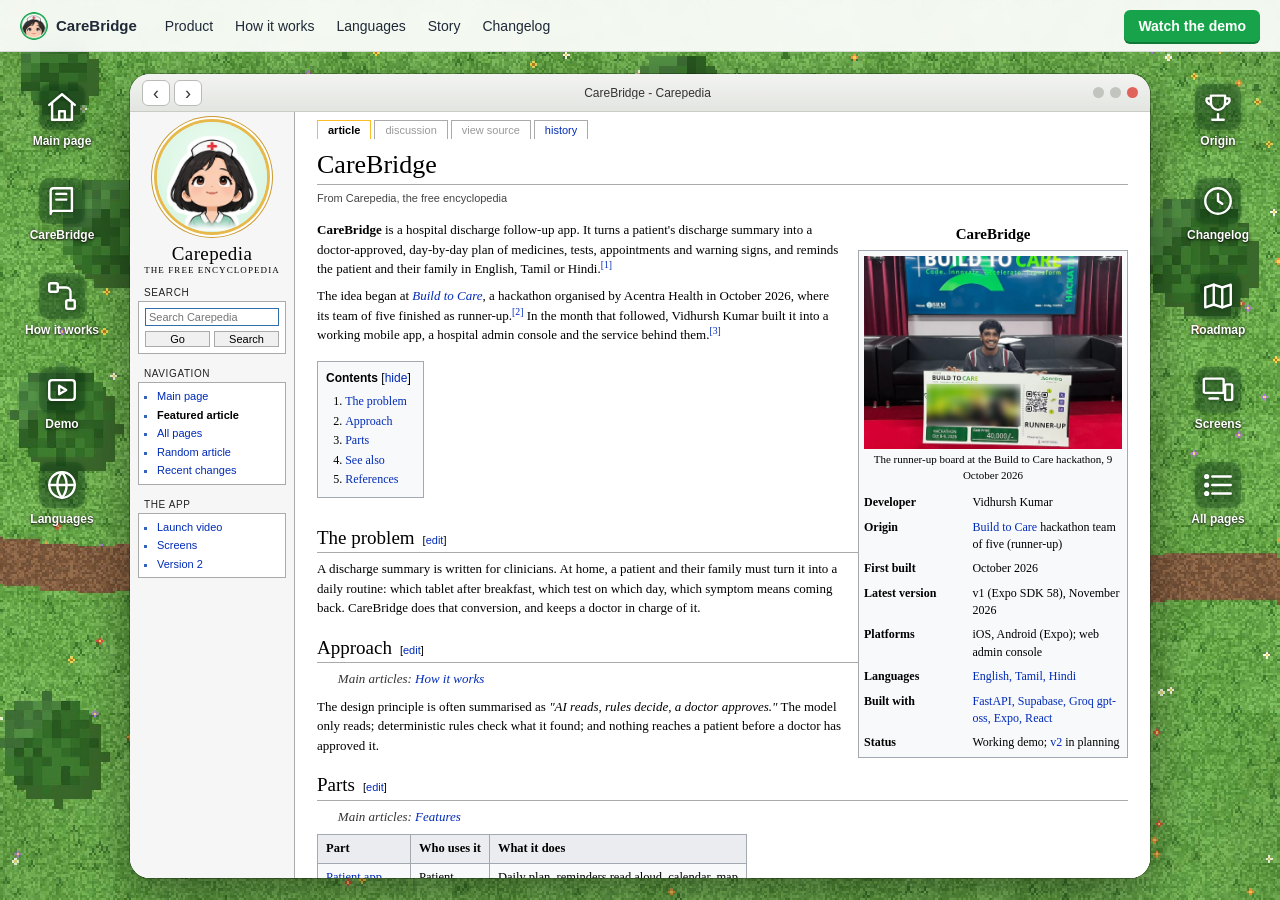
<file: carebridge.html>
<!doctype html>
<html lang="en">
<head>
  <meta charset="utf-8" />
  <meta name="viewport" content="width=device-width, initial-scale=1" />
  <title>CareBridge - Carepedia</title>
  <meta name="description" content="CareBridge turns a hospital discharge summary into a doctor-approved follow-up plan, with reminders for patients and families in English, Tamil and Hindi." />
  <meta property="og:title" content="CareBridge - Carepedia, the free encyclopedia" />
  <meta property="og:description" content="CareBridge turns a hospital discharge summary into a doctor-approved follow-up plan, with reminders for patients and families in English, Tamil and Hindi." />
  <meta property="og:type" content="website" />
  <meta property="og:url" content="https://vidhursh-rec.github.io/carebridge/carebridge.html" />
  <meta property="og:image" content="https://vidhursh-rec.github.io/carebridge/assets/photos/runner-up.jpg" />
  <meta name="twitter:card" content="summary_large_image" />
  <link rel="icon" href="assets/brand/favicon-64.png" type="image/png" />
  <link rel="apple-touch-icon" href="assets/brand/apple-touch-icon.png" />
  <link rel="stylesheet" href="assets/site.css" />
  <script src="assets/site.js" defer></script>
</head>
<body>
  <div class="meadow" aria-hidden="true"></div>

  <header class="topbar">
    <a class="brand" href="index.html"><img src="assets/brand/favicon-64.png" alt="" width="28" height="28" /><span>CareBridge</span></a>
    <nav class="topnav" aria-label="Main">
      <a href="carebridge.html">Product</a><a href="how-it-works.html">How it works</a><a href="languages.html">Languages</a>
      <a href="origin.html">Story</a><a href="history.html">Changelog</a>
    </nav>
    <a class="cta" href="design.html#launch-video">Watch the demo</a>
  </header>

  <nav class="desk-icons left" aria-label="Shortcuts">
    <a class="desk-icon" href="index.html"><svg viewBox="0 0 24 24" width="34" height="34" fill="none" stroke="currentColor" stroke-width="1.7" stroke-linecap="round" stroke-linejoin="round" aria-hidden="true"><path d="M3 10.5 12 3l9 7.5"/><path d="M5 9.5V21h14V9.5"/><path d="M10 21v-6h4v6"/></svg><span>Main page</span></a>
    <a class="desk-icon" href="carebridge.html"><svg viewBox="0 0 24 24" width="34" height="34" fill="none" stroke="currentColor" stroke-width="1.7" stroke-linecap="round" stroke-linejoin="round" aria-hidden="true"><path d="M4 19.5V5a2 2 0 0 1 2-2h13v16H6a2 2 0 0 0-2 2Z"/><path d="M8 7h7M8 11h7"/></svg><span>CareBridge</span></a>
    <a class="desk-icon" href="how-it-works.html"><svg viewBox="0 0 24 24" width="34" height="34" fill="none" stroke="currentColor" stroke-width="1.7" stroke-linecap="round" stroke-linejoin="round" aria-hidden="true"><rect x="3" y="3" width="6" height="6" rx="1"/><rect x="15" y="15" width="6" height="6" rx="1"/><path d="M9 6h6a3 3 0 0 1 3 3v6"/></svg><span>How it works</span></a>
    <a class="desk-icon" href="design.html#launch-video"><svg viewBox="0 0 24 24" width="34" height="34" fill="none" stroke="currentColor" stroke-width="1.7" stroke-linecap="round" stroke-linejoin="round" aria-hidden="true"><rect x="3" y="5" width="18" height="14" rx="2"/><path d="m10 9 5 3-5 3Z"/></svg><span>Demo</span></a>
    <a class="desk-icon" href="languages.html"><svg viewBox="0 0 24 24" width="34" height="34" fill="none" stroke="currentColor" stroke-width="1.7" stroke-linecap="round" stroke-linejoin="round" aria-hidden="true"><circle cx="12" cy="12" r="9"/><path d="M3 12h18M12 3a14 14 0 0 1 0 18M12 3a14 14 0 0 0 0 18"/></svg><span>Languages</span></a>
  </nav>
  <nav class="desk-icons right" aria-label="Shortcuts">
    <a class="desk-icon" href="origin.html"><svg viewBox="0 0 24 24" width="34" height="34" fill="none" stroke="currentColor" stroke-width="1.7" stroke-linecap="round" stroke-linejoin="round" aria-hidden="true"><path d="M8 21h8M12 17v4M7 4h10v5a5 5 0 0 1-10 0Z"/><path d="M7 6H4a3 3 0 0 0 3 4M17 6h3a3 3 0 0 1-3 4"/></svg><span>Origin</span></a>
    <a class="desk-icon" href="history.html"><svg viewBox="0 0 24 24" width="34" height="34" fill="none" stroke="currentColor" stroke-width="1.7" stroke-linecap="round" stroke-linejoin="round" aria-hidden="true"><circle cx="12" cy="12" r="9"/><path d="M12 7v5l3 2"/></svg><span>Changelog</span></a>
    <a class="desk-icon" href="roadmap.html"><svg viewBox="0 0 24 24" width="34" height="34" fill="none" stroke="currentColor" stroke-width="1.7" stroke-linecap="round" stroke-linejoin="round" aria-hidden="true"><path d="M9 4 3 6v14l6-2 6 2 6-2V4l-6 2Z"/><path d="M9 4v14M15 6v14"/></svg><span>Roadmap</span></a>
    <a class="desk-icon" href="design.html"><svg viewBox="0 0 24 24" width="34" height="34" fill="none" stroke="currentColor" stroke-width="1.7" stroke-linecap="round" stroke-linejoin="round" aria-hidden="true"><rect x="2" y="4" width="14" height="10" rx="1"/><rect x="17" y="8" width="5" height="11" rx="1"/><path d="M6 18h6"/></svg><span>Screens</span></a>
    <a class="desk-icon" href="all-pages.html"><svg viewBox="0 0 24 24" width="34" height="34" fill="none" stroke="currentColor" stroke-width="1.7" stroke-linecap="round" stroke-linejoin="round" aria-hidden="true"><path d="M8 6h13M8 12h13M8 18h13"/><circle cx="4" cy="6" r="1"/><circle cx="4" cy="12" r="1"/><circle cx="4" cy="18" r="1"/></svg><span>All pages</span></a>
  </nav>

  <div class="window" role="application" aria-label="Carepedia">
    <div class="titlebar">
      <button type="button" class="menu-btn" data-menu aria-expanded="false" aria-label="Open navigation">&#9776; Menu</button>
      <button type="button" class="nav-btn" data-back aria-label="Back">&#8249;</button>
      <button type="button" class="nav-btn" data-forward aria-label="Forward">&#8250;</button>
      <span class="win-title">CareBridge - Carepedia</span>
      <span class="win-ctrl" aria-hidden="true"><i></i><i></i><i></i></span>
    </div>
    <div class="win-body">
      <aside class="sidebar">
        <a class="logo" href="index.html" aria-label="Carepedia main page">
          <span class="logo-ring"><img src="assets/brand/nurse.png" alt="" width="104" height="114" /></span>
          <span class="logo-name">Carepedia</span>
          <span class="logo-tag">The Free Encyclopedia</span>
        </a>
        <div class="portlet">
          <h3>Search</h3>
          <form class="search" action="all-pages.html" method="get" role="search">
            <input name="q" type="search" placeholder="Search Carepedia" aria-label="Search Carepedia" />
            <div><button type="submit" name="go" value="1">Go</button><button type="submit">Search</button></div>
          </form>
        </div>
        <div class="portlet">
          <h3>Navigation</h3>
          <ul class="box">
          <li><a href="index.html">Main page</a></li>
          <li><a href="carebridge.html" class="current">Featured article</a></li>
          <li><a href="all-pages.html">All pages</a></li>
          <li><a href="all-pages.html?random" data-random>Random article</a></li>
          <li><a href="history.html">Recent changes</a></li>
          </ul>
        </div>
        <div class="portlet">
          <h3>The app</h3>
          <ul class="box">
            <li><a href="design.html#launch-video">Launch video</a></li>
            <li><a href="design.html">Screens</a></li>
            <li><a href="roadmap.html">Version 2</a></li>
          </ul>
        </div>
      </aside>
      <main class="main" id="main" tabindex="-1">
      <div class="tabs">
        <a class="tab active" href="carebridge.html">article</a>
        <span class="tab inert">discussion</span>
        <span class="tab inert">view source</span>
        <a class="tab" href="history.html">history</a>
      </div>
      <h1 class="page-title">CareBridge</h1>
      <p class="from">From Carepedia, the free encyclopedia</p>

<table class="infobox">
  <caption>CareBridge</caption>
  <tbody>
    <tr><td colspan="2" class="infobox-image">
      <img src="assets/photos/runner-up.jpg" alt="Vidhursh Kumar holding the Build to Care runner-up board" width="1100" height="825" />
      <div class="infobox-caption">The runner-up board at the Build to Care hackathon, 9 October 2026</div>
    </td></tr>
    <tr><th scope="row">Developer</th><td>Vidhursh Kumar</td></tr>
    <tr><th scope="row">Origin</th><td><a href="origin.html">Build to Care</a> hackathon team of five (runner-up)</td></tr>
    <tr><th scope="row">First built</th><td>October 2026</td></tr>
    <tr><th scope="row">Latest version</th><td>v1 (Expo SDK 58), November 2026</td></tr>
    <tr><th scope="row">Platforms</th><td>iOS, Android (Expo); web admin console</td></tr>
    <tr><th scope="row">Languages</th><td><a href="languages.html">English, Tamil, Hindi</a></td></tr>
    <tr><th scope="row">Built with</th><td><a href="technology.html">FastAPI, Supabase, Groq gpt-oss, Expo, React</a></td></tr>
    <tr><th scope="row">Status</th><td>Working demo; <a href="roadmap.html">v2</a> in planning</td></tr>
  </tbody>
</table>
<p><b>CareBridge</b> is a hospital discharge follow-up app. It turns a patient's discharge summary into a
  doctor-approved, day-by-day plan of medicines, tests, appointments and warning signs, and reminds the patient
  and their family in English, Tamil or Hindi.<sup class="reference"><a href="#cite-1">[1]</a></sup></p>
<p>The idea began at <a href="origin.html"><i>Build to Care</i></a>, a hackathon organised by Acentra Health in
  October 2026, where its team of five finished as runner-up.<sup class="reference"><a href="#cite-2">[2]</a></sup>
  In the month that followed, Vidhursh Kumar built it into a working mobile app, a hospital admin console and the
  service behind them.<sup class="reference"><a href="#cite-3">[3]</a></sup></p>

<div class="toc" role="navigation" aria-labelledby="toc-heading">
  <div class="toc-title" id="toc-heading">Contents <span>[<button class="toc-toggle" type="button" aria-expanded="true">hide</button>]</span></div>
  <ol>
    <li><a href="#problem">The problem</a></li>
    <li><a href="#approach">Approach</a></li>
    <li><a href="#parts">Parts</a></li>
    <li><a href="#see-also">See also</a></li>
    <li><a href="#references">References</a></li>
  </ol>
</div>

<h2 id="problem">The problem<span class="editsection">[<a href="#problem">edit</a>]</span></h2>
<p>A discharge summary is written for clinicians. At home, a patient and their family must turn it into a daily
  routine: which tablet after breakfast, which test on which day, which symptom means coming back. CareBridge does
  that conversion, and keeps a doctor in charge of it.</p>

<h2 id="approach">Approach<span class="editsection">[<a href="#approach">edit</a>]</span></h2><p class="hatnote">Main articles: <a href="how-it-works.html">How it works</a></p>
<p>The design principle is often summarised as <i>"AI reads, rules decide, a doctor approves."</i> The model only
  reads; deterministic rules check what it found; and nothing reaches a patient before a doctor has approved it.</p>

<h2 id="parts">Parts<span class="editsection">[<a href="#parts">edit</a>]</span></h2><p class="hatnote">Main articles: <a href="features.html">Features</a></p>
<table class="wikitable">
  <thead><tr><th>Part</th><th>Who uses it</th><th>What it does</th></tr></thead>
  <tbody>
    <tr><td><a href="features.html#patient-app">Patient app</a></td><td>Patient</td><td>Daily plan, reminders read aloud, calendar, map</td></tr>
    <tr><td><a href="features.html#family-hub">Family hub</a></td><td>Family</td><td>Shared care, missed-dose alerts, pill photos</td></tr>
    <tr><td><a href="features.html#doctor-review">Doctor review</a></td><td>Doctor</td><td>Summary beside plan, edit, approve</td></tr>
    <tr><td><a href="features.html#admin-console">Admin console</a></td><td>Hospital</td><td>Triage, workload, reassignment, provider map</td></tr>
  </tbody>
</table>

<h2 id="see-also">See also<span class="editsection">[<a href="#see-also">edit</a>]</span></h2>
<ul>
  <li><a href="history.html">Revision history</a>: the project timeline, from the hackathon to v2</li>
  <li><a href="design.html#launch-video">Launch video</a></li>
  <li><a href="roadmap.html">Roadmap</a></li>
</ul>

<h2 id="references">References<span class="editsection">[<a href="#references">edit</a>]</span></h2>
<ol class="references">
  <li id="cite-1">Kumar, Vidhursh (2026). <i>CareBridge project specification and README</i>.</li>
  <li id="cite-2">Acentra Health; Hackforge.ai (9 October 2026). <i>Build to Care hackathon: runner-up board</i> (photograph, infobox).</li>
  <li id="cite-3">Kumar, Vidhursh (November 2026). <i>CareBridge decision log and build notes</i>.</li>
</ol>

        <footer class="page-foot">
          <p>This page was last edited on 27 November 2026. Text written by Vidhursh Kumar. App data shown is synthetic.</p>
          <p>Carepedia is a personal project page in the style of an encyclopedia. Not affiliated with Wikipedia or the Wikimedia Foundation.</p>
          <p><a href="index.html">Main Page</a> · <a href="all-pages.html">All pages</a> · <a href="history.html">Recent changes</a></p>
        </footer>
      </main>
    </div>
  </div>
</body>
</html>
</file>
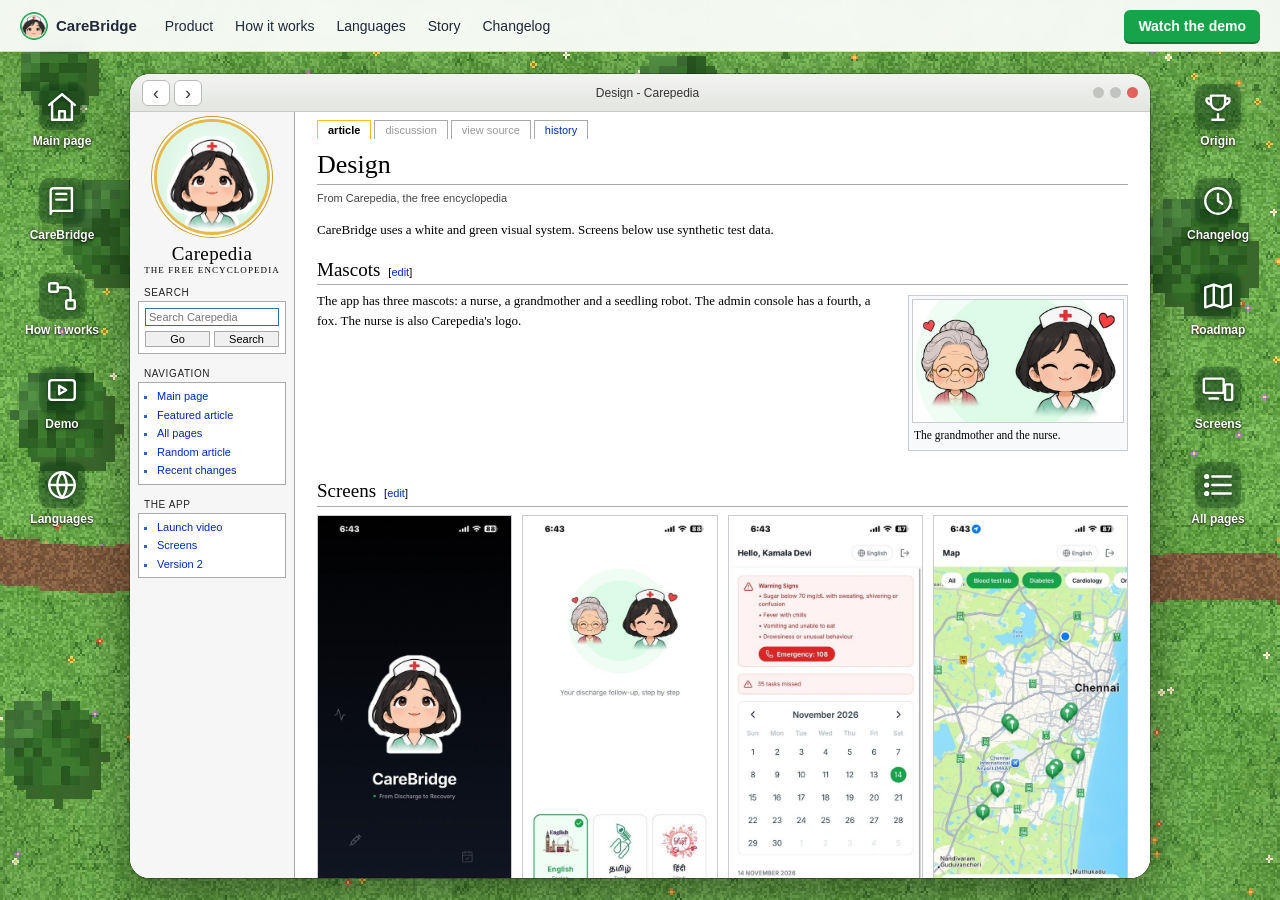
<file: design.html>
<!doctype html>
<html lang="en">
<head>
  <meta charset="utf-8" />
  <meta name="viewport" content="width=device-width, initial-scale=1" />
  <title>Design - Carepedia</title>
  <meta name="description" content="CareBridge screens, mascots and the launch film." />
  <meta property="og:title" content="Design - Carepedia, the free encyclopedia" />
  <meta property="og:description" content="CareBridge screens, mascots and the launch film." />
  <meta property="og:type" content="website" />
  <meta property="og:url" content="https://vidhursh-rec.github.io/carebridge/design.html" />
  <meta property="og:image" content="https://vidhursh-rec.github.io/carebridge/assets/photos/runner-up.jpg" />
  <meta name="twitter:card" content="summary_large_image" />
  <link rel="icon" href="assets/brand/favicon-64.png" type="image/png" />
  <link rel="apple-touch-icon" href="assets/brand/apple-touch-icon.png" />
  <link rel="stylesheet" href="assets/site.css" />
  <script src="assets/site.js" defer></script>
</head>
<body>
  <div class="meadow" aria-hidden="true"></div>

  <header class="topbar">
    <a class="brand" href="index.html"><img src="assets/brand/favicon-64.png" alt="" width="28" height="28" /><span>CareBridge</span></a>
    <nav class="topnav" aria-label="Main">
      <a href="carebridge.html">Product</a><a href="how-it-works.html">How it works</a><a href="languages.html">Languages</a>
      <a href="origin.html">Story</a><a href="history.html">Changelog</a>
    </nav>
    <a class="cta" href="design.html#launch-video">Watch the demo</a>
  </header>

  <nav class="desk-icons left" aria-label="Shortcuts">
    <a class="desk-icon" href="index.html"><svg viewBox="0 0 24 24" width="34" height="34" fill="none" stroke="currentColor" stroke-width="1.7" stroke-linecap="round" stroke-linejoin="round" aria-hidden="true"><path d="M3 10.5 12 3l9 7.5"/><path d="M5 9.5V21h14V9.5"/><path d="M10 21v-6h4v6"/></svg><span>Main page</span></a>
    <a class="desk-icon" href="carebridge.html"><svg viewBox="0 0 24 24" width="34" height="34" fill="none" stroke="currentColor" stroke-width="1.7" stroke-linecap="round" stroke-linejoin="round" aria-hidden="true"><path d="M4 19.5V5a2 2 0 0 1 2-2h13v16H6a2 2 0 0 0-2 2Z"/><path d="M8 7h7M8 11h7"/></svg><span>CareBridge</span></a>
    <a class="desk-icon" href="how-it-works.html"><svg viewBox="0 0 24 24" width="34" height="34" fill="none" stroke="currentColor" stroke-width="1.7" stroke-linecap="round" stroke-linejoin="round" aria-hidden="true"><rect x="3" y="3" width="6" height="6" rx="1"/><rect x="15" y="15" width="6" height="6" rx="1"/><path d="M9 6h6a3 3 0 0 1 3 3v6"/></svg><span>How it works</span></a>
    <a class="desk-icon" href="design.html#launch-video"><svg viewBox="0 0 24 24" width="34" height="34" fill="none" stroke="currentColor" stroke-width="1.7" stroke-linecap="round" stroke-linejoin="round" aria-hidden="true"><rect x="3" y="5" width="18" height="14" rx="2"/><path d="m10 9 5 3-5 3Z"/></svg><span>Demo</span></a>
    <a class="desk-icon" href="languages.html"><svg viewBox="0 0 24 24" width="34" height="34" fill="none" stroke="currentColor" stroke-width="1.7" stroke-linecap="round" stroke-linejoin="round" aria-hidden="true"><circle cx="12" cy="12" r="9"/><path d="M3 12h18M12 3a14 14 0 0 1 0 18M12 3a14 14 0 0 0 0 18"/></svg><span>Languages</span></a>
  </nav>
  <nav class="desk-icons right" aria-label="Shortcuts">
    <a class="desk-icon" href="origin.html"><svg viewBox="0 0 24 24" width="34" height="34" fill="none" stroke="currentColor" stroke-width="1.7" stroke-linecap="round" stroke-linejoin="round" aria-hidden="true"><path d="M8 21h8M12 17v4M7 4h10v5a5 5 0 0 1-10 0Z"/><path d="M7 6H4a3 3 0 0 0 3 4M17 6h3a3 3 0 0 1-3 4"/></svg><span>Origin</span></a>
    <a class="desk-icon" href="history.html"><svg viewBox="0 0 24 24" width="34" height="34" fill="none" stroke="currentColor" stroke-width="1.7" stroke-linecap="round" stroke-linejoin="round" aria-hidden="true"><circle cx="12" cy="12" r="9"/><path d="M12 7v5l3 2"/></svg><span>Changelog</span></a>
    <a class="desk-icon" href="roadmap.html"><svg viewBox="0 0 24 24" width="34" height="34" fill="none" stroke="currentColor" stroke-width="1.7" stroke-linecap="round" stroke-linejoin="round" aria-hidden="true"><path d="M9 4 3 6v14l6-2 6 2 6-2V4l-6 2Z"/><path d="M9 4v14M15 6v14"/></svg><span>Roadmap</span></a>
    <a class="desk-icon" href="design.html"><svg viewBox="0 0 24 24" width="34" height="34" fill="none" stroke="currentColor" stroke-width="1.7" stroke-linecap="round" stroke-linejoin="round" aria-hidden="true"><rect x="2" y="4" width="14" height="10" rx="1"/><rect x="17" y="8" width="5" height="11" rx="1"/><path d="M6 18h6"/></svg><span>Screens</span></a>
    <a class="desk-icon" href="all-pages.html"><svg viewBox="0 0 24 24" width="34" height="34" fill="none" stroke="currentColor" stroke-width="1.7" stroke-linecap="round" stroke-linejoin="round" aria-hidden="true"><path d="M8 6h13M8 12h13M8 18h13"/><circle cx="4" cy="6" r="1"/><circle cx="4" cy="12" r="1"/><circle cx="4" cy="18" r="1"/></svg><span>All pages</span></a>
  </nav>

  <div class="window" role="application" aria-label="Carepedia">
    <div class="titlebar">
      <button type="button" class="menu-btn" data-menu aria-expanded="false" aria-label="Open navigation">&#9776; Menu</button>
      <button type="button" class="nav-btn" data-back aria-label="Back">&#8249;</button>
      <button type="button" class="nav-btn" data-forward aria-label="Forward">&#8250;</button>
      <span class="win-title">Design - Carepedia</span>
      <span class="win-ctrl" aria-hidden="true"><i></i><i></i><i></i></span>
    </div>
    <div class="win-body">
      <aside class="sidebar">
        <a class="logo" href="index.html" aria-label="Carepedia main page">
          <span class="logo-ring"><img src="assets/brand/nurse.png" alt="" width="104" height="114" /></span>
          <span class="logo-name">Carepedia</span>
          <span class="logo-tag">The Free Encyclopedia</span>
        </a>
        <div class="portlet">
          <h3>Search</h3>
          <form class="search" action="all-pages.html" method="get" role="search">
            <input name="q" type="search" placeholder="Search Carepedia" aria-label="Search Carepedia" />
            <div><button type="submit" name="go" value="1">Go</button><button type="submit">Search</button></div>
          </form>
        </div>
        <div class="portlet">
          <h3>Navigation</h3>
          <ul class="box">
          <li><a href="index.html">Main page</a></li>
          <li><a href="carebridge.html">Featured article</a></li>
          <li><a href="all-pages.html">All pages</a></li>
          <li><a href="all-pages.html?random" data-random>Random article</a></li>
          <li><a href="history.html">Recent changes</a></li>
          </ul>
        </div>
        <div class="portlet">
          <h3>The app</h3>
          <ul class="box">
            <li><a href="design.html#launch-video">Launch video</a></li>
            <li><a href="design.html">Screens</a></li>
            <li><a href="roadmap.html">Version 2</a></li>
          </ul>
        </div>
      </aside>
      <main class="main" id="main" tabindex="-1">
      <div class="tabs">
        <a class="tab active" href="design.html">article</a>
        <span class="tab inert">discussion</span>
        <span class="tab inert">view source</span>
        <a class="tab" href="history.html">history</a>
      </div>
      <h1 class="page-title">Design</h1>
      <p class="from">From Carepedia, the free encyclopedia</p>

<p>CareBridge uses a white and green visual system. Screens below use synthetic test data.</p>
<h2 id="mascots">Mascots<span class="editsection">[<a href="#mascots">edit</a>]</span></h2>
<figure class="thumb tright"><img src="assets/brand/mascots.jpg" alt="The grandmother and nurse mascots" width="640" height="372" loading="lazy" /><figcaption>The grandmother and the nurse.</figcaption></figure>
<p>The app has three mascots: a nurse, a grandmother and a seedling robot. The admin console has a fourth, a fox.
  The nurse is also Carepedia's logo.</p>
<div class="clear"></div>
<h2 id="screens">Screens<span class="editsection">[<a href="#screens">edit</a>]</span></h2>
<ul class="gallery">
  <li><figure class="thumb"><img src="assets/screens/mobile-splash.jpg" alt="Splash screen" loading="lazy" width="480" height="1039" /><figcaption>Splash</figcaption></figure></li>
  <li><figure class="thumb"><img src="assets/screens/mobile-language.jpg" alt="Language picker" loading="lazy" width="480" height="1039" /><figcaption>Language picker</figcaption></figure></li>
  <li><figure class="thumb"><img src="assets/screens/mobile-home.jpg" alt="Patient home with warning signs" loading="lazy" width="480" height="1039" /><figcaption>Patient home</figcaption></figure></li>
  <li><figure class="thumb"><img src="assets/screens/mobile-map.jpg" alt="Provider map" loading="lazy" width="480" height="1039" /><figcaption>Provider map</figcaption></figure></li>
</ul>
<ul class="gallery wide">
  <li><figure class="thumb"><img src="assets/screens/web-patients.jpg" alt="Admin console: patients" loading="lazy" width="1100" height="688" /><figcaption>What needs attention now</figcaption></figure></li>
  <li><figure class="thumb"><img src="assets/screens/web-doctors.jpg" alt="Admin console: doctors" loading="lazy" width="1100" height="688" /><figcaption>Doctors, availability and workload</figcaption></figure></li>
  <li><figure class="thumb"><img src="assets/screens/web-plan.jpg" alt="Discharge summary beside the approved plan" loading="lazy" width="1100" height="688" /><figcaption>The summary beside the approved plan</figcaption></figure></li>
  <li><figure class="thumb"><img src="assets/screens/web-map.jpg" alt="Hospital map of providers" loading="lazy" width="1100" height="688" /><figcaption>Provider coverage map</figcaption></figure></li>
</ul>
<h2 id="launch-video">Launch video<span class="editsection">[<a href="#launch-video">edit</a>]</span></h2>
<figure class="thumb video">
  <video controls muted playsinline preload="metadata" poster="assets/video/poster.jpg" width="1024" height="576">
    <source src="assets/video/carebridge-launch.mp4" type="video/mp4" />
  </video>
  <figcaption>The 25-second CareBridge launch film, narrated. Sound is off until you turn it on.</figcaption>
</figure>

        <footer class="page-foot">
          <p>This page was last edited on 27 November 2026. Text written by Vidhursh Kumar. App data shown is synthetic.</p>
          <p>Carepedia is a personal project page in the style of an encyclopedia. Not affiliated with Wikipedia or the Wikimedia Foundation.</p>
          <p><a href="index.html">Main Page</a> · <a href="all-pages.html">All pages</a> · <a href="history.html">Recent changes</a></p>
        </footer>
      </main>
    </div>
  </div>
</body>
</html>
</file>
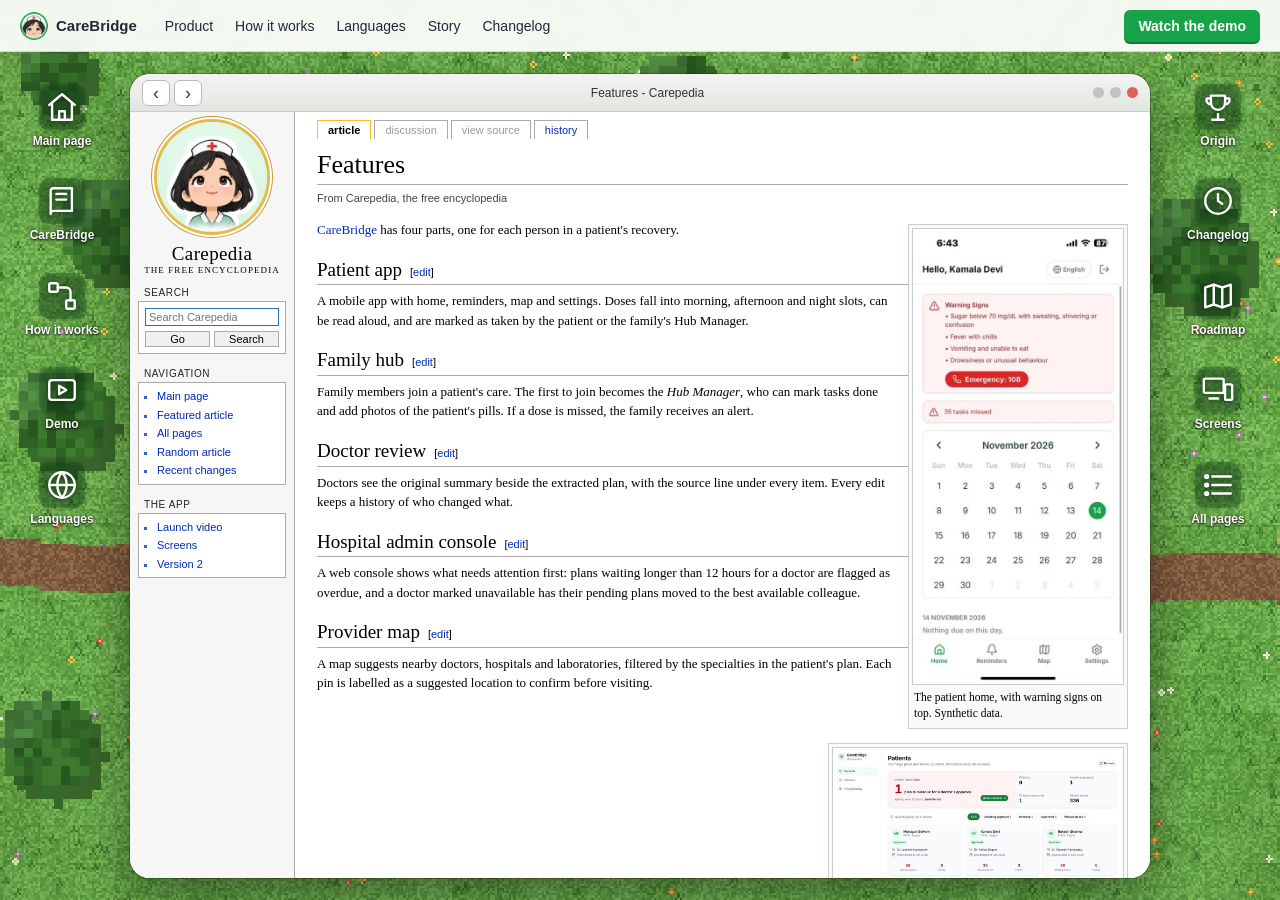
<file: features.html>
<!doctype html>
<html lang="en">
<head>
  <meta charset="utf-8" />
  <meta name="viewport" content="width=device-width, initial-scale=1" />
  <title>Features - Carepedia</title>
  <meta name="description" content="The CareBridge patient app, family hub, doctor review and hospital admin console." />
  <meta property="og:title" content="Features - Carepedia, the free encyclopedia" />
  <meta property="og:description" content="The CareBridge patient app, family hub, doctor review and hospital admin console." />
  <meta property="og:type" content="website" />
  <meta property="og:url" content="https://vidhursh-rec.github.io/carebridge/features.html" />
  <meta property="og:image" content="https://vidhursh-rec.github.io/carebridge/assets/photos/runner-up.jpg" />
  <meta name="twitter:card" content="summary_large_image" />
  <link rel="icon" href="assets/brand/favicon-64.png" type="image/png" />
  <link rel="apple-touch-icon" href="assets/brand/apple-touch-icon.png" />
  <link rel="stylesheet" href="assets/site.css" />
  <script src="assets/site.js" defer></script>
</head>
<body>
  <div class="meadow" aria-hidden="true"></div>

  <header class="topbar">
    <a class="brand" href="index.html"><img src="assets/brand/favicon-64.png" alt="" width="28" height="28" /><span>CareBridge</span></a>
    <nav class="topnav" aria-label="Main">
      <a href="carebridge.html">Product</a><a href="how-it-works.html">How it works</a><a href="languages.html">Languages</a>
      <a href="origin.html">Story</a><a href="history.html">Changelog</a>
    </nav>
    <a class="cta" href="design.html#launch-video">Watch the demo</a>
  </header>

  <nav class="desk-icons left" aria-label="Shortcuts">
    <a class="desk-icon" href="index.html"><svg viewBox="0 0 24 24" width="34" height="34" fill="none" stroke="currentColor" stroke-width="1.7" stroke-linecap="round" stroke-linejoin="round" aria-hidden="true"><path d="M3 10.5 12 3l9 7.5"/><path d="M5 9.5V21h14V9.5"/><path d="M10 21v-6h4v6"/></svg><span>Main page</span></a>
    <a class="desk-icon" href="carebridge.html"><svg viewBox="0 0 24 24" width="34" height="34" fill="none" stroke="currentColor" stroke-width="1.7" stroke-linecap="round" stroke-linejoin="round" aria-hidden="true"><path d="M4 19.5V5a2 2 0 0 1 2-2h13v16H6a2 2 0 0 0-2 2Z"/><path d="M8 7h7M8 11h7"/></svg><span>CareBridge</span></a>
    <a class="desk-icon" href="how-it-works.html"><svg viewBox="0 0 24 24" width="34" height="34" fill="none" stroke="currentColor" stroke-width="1.7" stroke-linecap="round" stroke-linejoin="round" aria-hidden="true"><rect x="3" y="3" width="6" height="6" rx="1"/><rect x="15" y="15" width="6" height="6" rx="1"/><path d="M9 6h6a3 3 0 0 1 3 3v6"/></svg><span>How it works</span></a>
    <a class="desk-icon" href="design.html#launch-video"><svg viewBox="0 0 24 24" width="34" height="34" fill="none" stroke="currentColor" stroke-width="1.7" stroke-linecap="round" stroke-linejoin="round" aria-hidden="true"><rect x="3" y="5" width="18" height="14" rx="2"/><path d="m10 9 5 3-5 3Z"/></svg><span>Demo</span></a>
    <a class="desk-icon" href="languages.html"><svg viewBox="0 0 24 24" width="34" height="34" fill="none" stroke="currentColor" stroke-width="1.7" stroke-linecap="round" stroke-linejoin="round" aria-hidden="true"><circle cx="12" cy="12" r="9"/><path d="M3 12h18M12 3a14 14 0 0 1 0 18M12 3a14 14 0 0 0 0 18"/></svg><span>Languages</span></a>
  </nav>
  <nav class="desk-icons right" aria-label="Shortcuts">
    <a class="desk-icon" href="origin.html"><svg viewBox="0 0 24 24" width="34" height="34" fill="none" stroke="currentColor" stroke-width="1.7" stroke-linecap="round" stroke-linejoin="round" aria-hidden="true"><path d="M8 21h8M12 17v4M7 4h10v5a5 5 0 0 1-10 0Z"/><path d="M7 6H4a3 3 0 0 0 3 4M17 6h3a3 3 0 0 1-3 4"/></svg><span>Origin</span></a>
    <a class="desk-icon" href="history.html"><svg viewBox="0 0 24 24" width="34" height="34" fill="none" stroke="currentColor" stroke-width="1.7" stroke-linecap="round" stroke-linejoin="round" aria-hidden="true"><circle cx="12" cy="12" r="9"/><path d="M12 7v5l3 2"/></svg><span>Changelog</span></a>
    <a class="desk-icon" href="roadmap.html"><svg viewBox="0 0 24 24" width="34" height="34" fill="none" stroke="currentColor" stroke-width="1.7" stroke-linecap="round" stroke-linejoin="round" aria-hidden="true"><path d="M9 4 3 6v14l6-2 6 2 6-2V4l-6 2Z"/><path d="M9 4v14M15 6v14"/></svg><span>Roadmap</span></a>
    <a class="desk-icon" href="design.html"><svg viewBox="0 0 24 24" width="34" height="34" fill="none" stroke="currentColor" stroke-width="1.7" stroke-linecap="round" stroke-linejoin="round" aria-hidden="true"><rect x="2" y="4" width="14" height="10" rx="1"/><rect x="17" y="8" width="5" height="11" rx="1"/><path d="M6 18h6"/></svg><span>Screens</span></a>
    <a class="desk-icon" href="all-pages.html"><svg viewBox="0 0 24 24" width="34" height="34" fill="none" stroke="currentColor" stroke-width="1.7" stroke-linecap="round" stroke-linejoin="round" aria-hidden="true"><path d="M8 6h13M8 12h13M8 18h13"/><circle cx="4" cy="6" r="1"/><circle cx="4" cy="12" r="1"/><circle cx="4" cy="18" r="1"/></svg><span>All pages</span></a>
  </nav>

  <div class="window" role="application" aria-label="Carepedia">
    <div class="titlebar">
      <button type="button" class="menu-btn" data-menu aria-expanded="false" aria-label="Open navigation">&#9776; Menu</button>
      <button type="button" class="nav-btn" data-back aria-label="Back">&#8249;</button>
      <button type="button" class="nav-btn" data-forward aria-label="Forward">&#8250;</button>
      <span class="win-title">Features - Carepedia</span>
      <span class="win-ctrl" aria-hidden="true"><i></i><i></i><i></i></span>
    </div>
    <div class="win-body">
      <aside class="sidebar">
        <a class="logo" href="index.html" aria-label="Carepedia main page">
          <span class="logo-ring"><img src="assets/brand/nurse.png" alt="" width="104" height="114" /></span>
          <span class="logo-name">Carepedia</span>
          <span class="logo-tag">The Free Encyclopedia</span>
        </a>
        <div class="portlet">
          <h3>Search</h3>
          <form class="search" action="all-pages.html" method="get" role="search">
            <input name="q" type="search" placeholder="Search Carepedia" aria-label="Search Carepedia" />
            <div><button type="submit" name="go" value="1">Go</button><button type="submit">Search</button></div>
          </form>
        </div>
        <div class="portlet">
          <h3>Navigation</h3>
          <ul class="box">
          <li><a href="index.html">Main page</a></li>
          <li><a href="carebridge.html">Featured article</a></li>
          <li><a href="all-pages.html">All pages</a></li>
          <li><a href="all-pages.html?random" data-random>Random article</a></li>
          <li><a href="history.html">Recent changes</a></li>
          </ul>
        </div>
        <div class="portlet">
          <h3>The app</h3>
          <ul class="box">
            <li><a href="design.html#launch-video">Launch video</a></li>
            <li><a href="design.html">Screens</a></li>
            <li><a href="roadmap.html">Version 2</a></li>
          </ul>
        </div>
      </aside>
      <main class="main" id="main" tabindex="-1">
      <div class="tabs">
        <a class="tab active" href="features.html">article</a>
        <span class="tab inert">discussion</span>
        <span class="tab inert">view source</span>
        <a class="tab" href="history.html">history</a>
      </div>
      <h1 class="page-title">Features</h1>
      <p class="from">From Carepedia, the free encyclopedia</p>

<figure class="thumb tright"><img src="assets/screens/mobile-home.jpg" alt="Patient home screen" width="480" height="1039" loading="lazy" /><figcaption>The patient home, with warning signs on top. Synthetic data.</figcaption></figure>
<p><a href="carebridge.html">CareBridge</a> has four parts, one for each person in a patient's recovery.</p>
<h2 id="patient-app">Patient app<span class="editsection">[<a href="#patient-app">edit</a>]</span></h2>
<p>A mobile app with home, reminders, map and settings. Doses fall into morning, afternoon and night slots, can be
  read aloud, and are marked as taken by the patient or the family's Hub Manager.</p>
<h2 id="family-hub">Family hub<span class="editsection">[<a href="#family-hub">edit</a>]</span></h2>
<p>Family members join a patient's care. The first to join becomes the <i>Hub Manager</i>, who can mark tasks done
  and add photos of the patient's pills. If a dose is missed, the family receives an alert.</p>
<h2 id="doctor-review">Doctor review<span class="editsection">[<a href="#doctor-review">edit</a>]</span></h2>
<p>Doctors see the original summary beside the extracted plan, with the source line under every item. Every edit
  keeps a history of who changed what.</p>
<h2 id="admin-console">Hospital admin console<span class="editsection">[<a href="#admin-console">edit</a>]</span></h2>
<figure class="thumb tright wide"><img src="assets/screens/web-patients.jpg" alt="Admin console: what needs attention now" width="1100" height="688" loading="lazy" /><figcaption>What needs attention now.</figcaption></figure>
<p>A web console shows what needs attention first: plans waiting longer than 12 hours for a doctor are flagged as
  overdue, and a doctor marked unavailable has their pending plans moved to the best available colleague.</p>
<h2 id="provider-map">Provider map<span class="editsection">[<a href="#provider-map">edit</a>]</span></h2>
<p>A map suggests nearby doctors, hospitals and laboratories, filtered by the specialties in the patient's plan.
  Each pin is labelled as a suggested location to confirm before visiting.</p>
<div class="clear"></div>

        <footer class="page-foot">
          <p>This page was last edited on 27 November 2026. Text written by Vidhursh Kumar. App data shown is synthetic.</p>
          <p>Carepedia is a personal project page in the style of an encyclopedia. Not affiliated with Wikipedia or the Wikimedia Foundation.</p>
          <p><a href="index.html">Main Page</a> · <a href="all-pages.html">All pages</a> · <a href="history.html">Recent changes</a></p>
        </footer>
      </main>
    </div>
  </div>
</body>
</html>
</file>
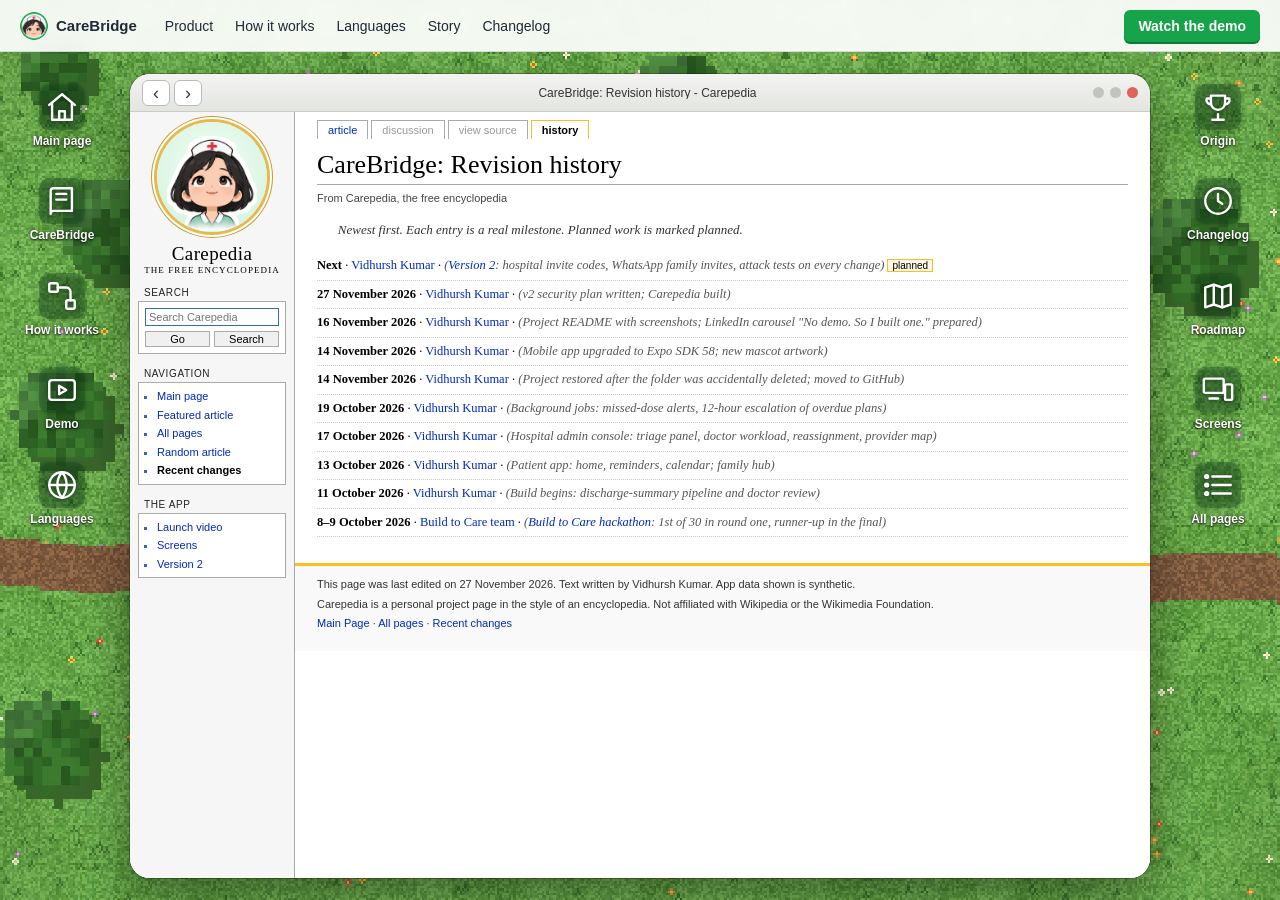
<file: history.html>
<!doctype html>
<html lang="en">
<head>
  <meta charset="utf-8" />
  <meta name="viewport" content="width=device-width, initial-scale=1" />
  <title>CareBridge: Revision history - Carepedia</title>
  <meta name="description" content="The CareBridge timeline, from the Build to Care hackathon to version 2." />
  <meta property="og:title" content="CareBridge: Revision history - Carepedia, the free encyclopedia" />
  <meta property="og:description" content="The CareBridge timeline, from the Build to Care hackathon to version 2." />
  <meta property="og:type" content="website" />
  <meta property="og:url" content="https://vidhursh-rec.github.io/carebridge/history.html" />
  <meta property="og:image" content="https://vidhursh-rec.github.io/carebridge/assets/photos/runner-up.jpg" />
  <meta name="twitter:card" content="summary_large_image" />
  <link rel="icon" href="assets/brand/favicon-64.png" type="image/png" />
  <link rel="apple-touch-icon" href="assets/brand/apple-touch-icon.png" />
  <link rel="stylesheet" href="assets/site.css" />
  <script src="assets/site.js" defer></script>
</head>
<body>
  <div class="meadow" aria-hidden="true"></div>

  <header class="topbar">
    <a class="brand" href="index.html"><img src="assets/brand/favicon-64.png" alt="" width="28" height="28" /><span>CareBridge</span></a>
    <nav class="topnav" aria-label="Main">
      <a href="carebridge.html">Product</a><a href="how-it-works.html">How it works</a><a href="languages.html">Languages</a>
      <a href="origin.html">Story</a><a href="history.html">Changelog</a>
    </nav>
    <a class="cta" href="design.html#launch-video">Watch the demo</a>
  </header>

  <nav class="desk-icons left" aria-label="Shortcuts">
    <a class="desk-icon" href="index.html"><svg viewBox="0 0 24 24" width="34" height="34" fill="none" stroke="currentColor" stroke-width="1.7" stroke-linecap="round" stroke-linejoin="round" aria-hidden="true"><path d="M3 10.5 12 3l9 7.5"/><path d="M5 9.5V21h14V9.5"/><path d="M10 21v-6h4v6"/></svg><span>Main page</span></a>
    <a class="desk-icon" href="carebridge.html"><svg viewBox="0 0 24 24" width="34" height="34" fill="none" stroke="currentColor" stroke-width="1.7" stroke-linecap="round" stroke-linejoin="round" aria-hidden="true"><path d="M4 19.5V5a2 2 0 0 1 2-2h13v16H6a2 2 0 0 0-2 2Z"/><path d="M8 7h7M8 11h7"/></svg><span>CareBridge</span></a>
    <a class="desk-icon" href="how-it-works.html"><svg viewBox="0 0 24 24" width="34" height="34" fill="none" stroke="currentColor" stroke-width="1.7" stroke-linecap="round" stroke-linejoin="round" aria-hidden="true"><rect x="3" y="3" width="6" height="6" rx="1"/><rect x="15" y="15" width="6" height="6" rx="1"/><path d="M9 6h6a3 3 0 0 1 3 3v6"/></svg><span>How it works</span></a>
    <a class="desk-icon" href="design.html#launch-video"><svg viewBox="0 0 24 24" width="34" height="34" fill="none" stroke="currentColor" stroke-width="1.7" stroke-linecap="round" stroke-linejoin="round" aria-hidden="true"><rect x="3" y="5" width="18" height="14" rx="2"/><path d="m10 9 5 3-5 3Z"/></svg><span>Demo</span></a>
    <a class="desk-icon" href="languages.html"><svg viewBox="0 0 24 24" width="34" height="34" fill="none" stroke="currentColor" stroke-width="1.7" stroke-linecap="round" stroke-linejoin="round" aria-hidden="true"><circle cx="12" cy="12" r="9"/><path d="M3 12h18M12 3a14 14 0 0 1 0 18M12 3a14 14 0 0 0 0 18"/></svg><span>Languages</span></a>
  </nav>
  <nav class="desk-icons right" aria-label="Shortcuts">
    <a class="desk-icon" href="origin.html"><svg viewBox="0 0 24 24" width="34" height="34" fill="none" stroke="currentColor" stroke-width="1.7" stroke-linecap="round" stroke-linejoin="round" aria-hidden="true"><path d="M8 21h8M12 17v4M7 4h10v5a5 5 0 0 1-10 0Z"/><path d="M7 6H4a3 3 0 0 0 3 4M17 6h3a3 3 0 0 1-3 4"/></svg><span>Origin</span></a>
    <a class="desk-icon" href="history.html"><svg viewBox="0 0 24 24" width="34" height="34" fill="none" stroke="currentColor" stroke-width="1.7" stroke-linecap="round" stroke-linejoin="round" aria-hidden="true"><circle cx="12" cy="12" r="9"/><path d="M12 7v5l3 2"/></svg><span>Changelog</span></a>
    <a class="desk-icon" href="roadmap.html"><svg viewBox="0 0 24 24" width="34" height="34" fill="none" stroke="currentColor" stroke-width="1.7" stroke-linecap="round" stroke-linejoin="round" aria-hidden="true"><path d="M9 4 3 6v14l6-2 6 2 6-2V4l-6 2Z"/><path d="M9 4v14M15 6v14"/></svg><span>Roadmap</span></a>
    <a class="desk-icon" href="design.html"><svg viewBox="0 0 24 24" width="34" height="34" fill="none" stroke="currentColor" stroke-width="1.7" stroke-linecap="round" stroke-linejoin="round" aria-hidden="true"><rect x="2" y="4" width="14" height="10" rx="1"/><rect x="17" y="8" width="5" height="11" rx="1"/><path d="M6 18h6"/></svg><span>Screens</span></a>
    <a class="desk-icon" href="all-pages.html"><svg viewBox="0 0 24 24" width="34" height="34" fill="none" stroke="currentColor" stroke-width="1.7" stroke-linecap="round" stroke-linejoin="round" aria-hidden="true"><path d="M8 6h13M8 12h13M8 18h13"/><circle cx="4" cy="6" r="1"/><circle cx="4" cy="12" r="1"/><circle cx="4" cy="18" r="1"/></svg><span>All pages</span></a>
  </nav>

  <div class="window" role="application" aria-label="Carepedia">
    <div class="titlebar">
      <button type="button" class="menu-btn" data-menu aria-expanded="false" aria-label="Open navigation">&#9776; Menu</button>
      <button type="button" class="nav-btn" data-back aria-label="Back">&#8249;</button>
      <button type="button" class="nav-btn" data-forward aria-label="Forward">&#8250;</button>
      <span class="win-title">CareBridge: Revision history - Carepedia</span>
      <span class="win-ctrl" aria-hidden="true"><i></i><i></i><i></i></span>
    </div>
    <div class="win-body">
      <aside class="sidebar">
        <a class="logo" href="index.html" aria-label="Carepedia main page">
          <span class="logo-ring"><img src="assets/brand/nurse.png" alt="" width="104" height="114" /></span>
          <span class="logo-name">Carepedia</span>
          <span class="logo-tag">The Free Encyclopedia</span>
        </a>
        <div class="portlet">
          <h3>Search</h3>
          <form class="search" action="all-pages.html" method="get" role="search">
            <input name="q" type="search" placeholder="Search Carepedia" aria-label="Search Carepedia" />
            <div><button type="submit" name="go" value="1">Go</button><button type="submit">Search</button></div>
          </form>
        </div>
        <div class="portlet">
          <h3>Navigation</h3>
          <ul class="box">
          <li><a href="index.html">Main page</a></li>
          <li><a href="carebridge.html">Featured article</a></li>
          <li><a href="all-pages.html">All pages</a></li>
          <li><a href="all-pages.html?random" data-random>Random article</a></li>
          <li><a href="history.html" class="current">Recent changes</a></li>
          </ul>
        </div>
        <div class="portlet">
          <h3>The app</h3>
          <ul class="box">
            <li><a href="design.html#launch-video">Launch video</a></li>
            <li><a href="design.html">Screens</a></li>
            <li><a href="roadmap.html">Version 2</a></li>
          </ul>
        </div>
      </aside>
      <main class="main" id="main" tabindex="-1">
      <div class="tabs">
        <a class="tab" href="carebridge.html">article</a>
        <span class="tab inert">discussion</span>
        <span class="tab inert">view source</span>
        <a class="tab active" href="history.html">history</a>
      </div>
      <h1 class="page-title">CareBridge: Revision history</h1>
      <p class="from">From Carepedia, the free encyclopedia</p>

<p class="hatnote">Newest first. Each entry is a real milestone. Planned work is marked <i>planned</i>.</p>
<ul class="history">
  <li class="planned"><span class="date">Next</span> · <span class="user">Vidhursh Kumar</span> · <span class="summary">(<a href="roadmap.html">Version 2</a>: hospital invite codes, WhatsApp family invites, attack tests on every change)</span> <span class="tag">planned</span></li>
  <li><span class="date">27 November 2026</span> · <span class="user">Vidhursh Kumar</span> · <span class="summary">(v2 security plan written; Carepedia built)</span></li>
  <li><span class="date">16 November 2026</span> · <span class="user">Vidhursh Kumar</span> · <span class="summary">(Project README with screenshots; LinkedIn carousel "No demo. So I built one." prepared)</span></li>
  <li><span class="date">14 November 2026</span> · <span class="user">Vidhursh Kumar</span> · <span class="summary">(Mobile app upgraded to Expo SDK 58; new mascot artwork)</span></li>
  <li id="restore"><span class="date">14 November 2026</span> · <span class="user">Vidhursh Kumar</span> · <span class="summary">(Project restored after the folder was accidentally deleted; moved to GitHub)</span></li>
  <li><span class="date">19 October 2026</span> · <span class="user">Vidhursh Kumar</span> · <span class="summary">(Background jobs: missed-dose alerts, 12-hour escalation of overdue plans)</span></li>
  <li><span class="date">17 October 2026</span> · <span class="user">Vidhursh Kumar</span> · <span class="summary">(Hospital admin console: triage panel, doctor workload, reassignment, provider map)</span></li>
  <li><span class="date">13 October 2026</span> · <span class="user">Vidhursh Kumar</span> · <span class="summary">(Patient app: home, reminders, calendar; family hub)</span></li>
  <li><span class="date">11 October 2026</span> · <span class="user">Vidhursh Kumar</span> · <span class="summary">(Build begins: discharge-summary pipeline and doctor review)</span></li>
  <li><span class="date">8–9 October 2026</span> · <span class="user">Build to Care team</span> · <span class="summary">(<a href="origin.html">Build to Care hackathon</a>: 1st of 30 in round one, runner-up in the final)</span></li>
</ul>

        <footer class="page-foot">
          <p>This page was last edited on 27 November 2026. Text written by Vidhursh Kumar. App data shown is synthetic.</p>
          <p>Carepedia is a personal project page in the style of an encyclopedia. Not affiliated with Wikipedia or the Wikimedia Foundation.</p>
          <p><a href="index.html">Main Page</a> · <a href="all-pages.html">All pages</a> · <a href="history.html">Recent changes</a></p>
        </footer>
      </main>
    </div>
  </div>
</body>
</html>
</file>
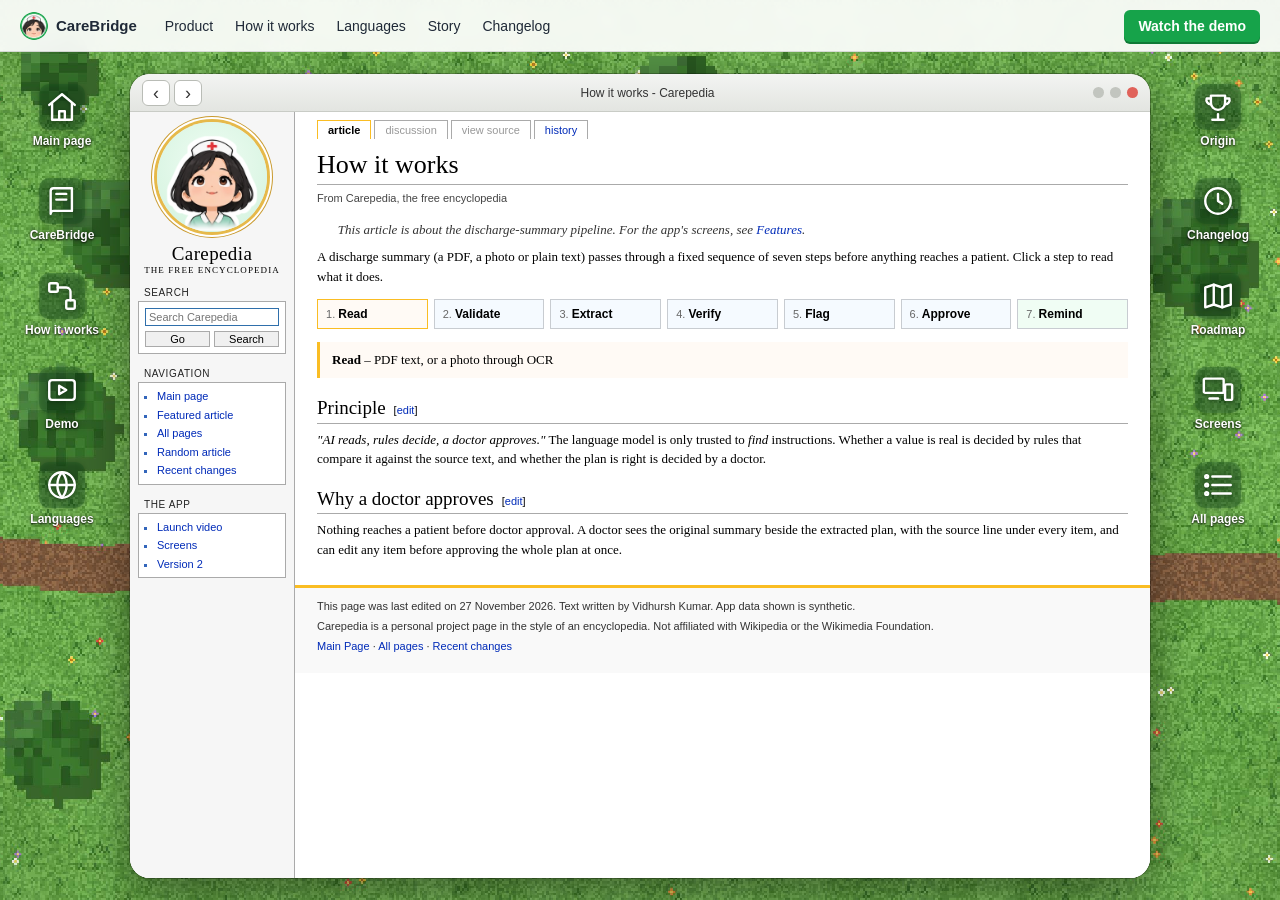
<file: how-it-works.html>
<!doctype html>
<html lang="en">
<head>
  <meta charset="utf-8" />
  <meta name="viewport" content="width=device-width, initial-scale=1" />
  <title>How it works - Carepedia</title>
  <meta name="description" content="The seven steps from a discharge summary to a doctor-approved plan." />
  <meta property="og:title" content="How it works - Carepedia, the free encyclopedia" />
  <meta property="og:description" content="The seven steps from a discharge summary to a doctor-approved plan." />
  <meta property="og:type" content="website" />
  <meta property="og:url" content="https://vidhursh-rec.github.io/carebridge/how-it-works.html" />
  <meta property="og:image" content="https://vidhursh-rec.github.io/carebridge/assets/photos/runner-up.jpg" />
  <meta name="twitter:card" content="summary_large_image" />
  <link rel="icon" href="assets/brand/favicon-64.png" type="image/png" />
  <link rel="apple-touch-icon" href="assets/brand/apple-touch-icon.png" />
  <link rel="stylesheet" href="assets/site.css" />
  <script src="assets/site.js" defer></script>
</head>
<body>
  <div class="meadow" aria-hidden="true"></div>

  <header class="topbar">
    <a class="brand" href="index.html"><img src="assets/brand/favicon-64.png" alt="" width="28" height="28" /><span>CareBridge</span></a>
    <nav class="topnav" aria-label="Main">
      <a href="carebridge.html">Product</a><a href="how-it-works.html">How it works</a><a href="languages.html">Languages</a>
      <a href="origin.html">Story</a><a href="history.html">Changelog</a>
    </nav>
    <a class="cta" href="design.html#launch-video">Watch the demo</a>
  </header>

  <nav class="desk-icons left" aria-label="Shortcuts">
    <a class="desk-icon" href="index.html"><svg viewBox="0 0 24 24" width="34" height="34" fill="none" stroke="currentColor" stroke-width="1.7" stroke-linecap="round" stroke-linejoin="round" aria-hidden="true"><path d="M3 10.5 12 3l9 7.5"/><path d="M5 9.5V21h14V9.5"/><path d="M10 21v-6h4v6"/></svg><span>Main page</span></a>
    <a class="desk-icon" href="carebridge.html"><svg viewBox="0 0 24 24" width="34" height="34" fill="none" stroke="currentColor" stroke-width="1.7" stroke-linecap="round" stroke-linejoin="round" aria-hidden="true"><path d="M4 19.5V5a2 2 0 0 1 2-2h13v16H6a2 2 0 0 0-2 2Z"/><path d="M8 7h7M8 11h7"/></svg><span>CareBridge</span></a>
    <a class="desk-icon" href="how-it-works.html"><svg viewBox="0 0 24 24" width="34" height="34" fill="none" stroke="currentColor" stroke-width="1.7" stroke-linecap="round" stroke-linejoin="round" aria-hidden="true"><rect x="3" y="3" width="6" height="6" rx="1"/><rect x="15" y="15" width="6" height="6" rx="1"/><path d="M9 6h6a3 3 0 0 1 3 3v6"/></svg><span>How it works</span></a>
    <a class="desk-icon" href="design.html#launch-video"><svg viewBox="0 0 24 24" width="34" height="34" fill="none" stroke="currentColor" stroke-width="1.7" stroke-linecap="round" stroke-linejoin="round" aria-hidden="true"><rect x="3" y="5" width="18" height="14" rx="2"/><path d="m10 9 5 3-5 3Z"/></svg><span>Demo</span></a>
    <a class="desk-icon" href="languages.html"><svg viewBox="0 0 24 24" width="34" height="34" fill="none" stroke="currentColor" stroke-width="1.7" stroke-linecap="round" stroke-linejoin="round" aria-hidden="true"><circle cx="12" cy="12" r="9"/><path d="M3 12h18M12 3a14 14 0 0 1 0 18M12 3a14 14 0 0 0 0 18"/></svg><span>Languages</span></a>
  </nav>
  <nav class="desk-icons right" aria-label="Shortcuts">
    <a class="desk-icon" href="origin.html"><svg viewBox="0 0 24 24" width="34" height="34" fill="none" stroke="currentColor" stroke-width="1.7" stroke-linecap="round" stroke-linejoin="round" aria-hidden="true"><path d="M8 21h8M12 17v4M7 4h10v5a5 5 0 0 1-10 0Z"/><path d="M7 6H4a3 3 0 0 0 3 4M17 6h3a3 3 0 0 1-3 4"/></svg><span>Origin</span></a>
    <a class="desk-icon" href="history.html"><svg viewBox="0 0 24 24" width="34" height="34" fill="none" stroke="currentColor" stroke-width="1.7" stroke-linecap="round" stroke-linejoin="round" aria-hidden="true"><circle cx="12" cy="12" r="9"/><path d="M12 7v5l3 2"/></svg><span>Changelog</span></a>
    <a class="desk-icon" href="roadmap.html"><svg viewBox="0 0 24 24" width="34" height="34" fill="none" stroke="currentColor" stroke-width="1.7" stroke-linecap="round" stroke-linejoin="round" aria-hidden="true"><path d="M9 4 3 6v14l6-2 6 2 6-2V4l-6 2Z"/><path d="M9 4v14M15 6v14"/></svg><span>Roadmap</span></a>
    <a class="desk-icon" href="design.html"><svg viewBox="0 0 24 24" width="34" height="34" fill="none" stroke="currentColor" stroke-width="1.7" stroke-linecap="round" stroke-linejoin="round" aria-hidden="true"><rect x="2" y="4" width="14" height="10" rx="1"/><rect x="17" y="8" width="5" height="11" rx="1"/><path d="M6 18h6"/></svg><span>Screens</span></a>
    <a class="desk-icon" href="all-pages.html"><svg viewBox="0 0 24 24" width="34" height="34" fill="none" stroke="currentColor" stroke-width="1.7" stroke-linecap="round" stroke-linejoin="round" aria-hidden="true"><path d="M8 6h13M8 12h13M8 18h13"/><circle cx="4" cy="6" r="1"/><circle cx="4" cy="12" r="1"/><circle cx="4" cy="18" r="1"/></svg><span>All pages</span></a>
  </nav>

  <div class="window" role="application" aria-label="Carepedia">
    <div class="titlebar">
      <button type="button" class="menu-btn" data-menu aria-expanded="false" aria-label="Open navigation">&#9776; Menu</button>
      <button type="button" class="nav-btn" data-back aria-label="Back">&#8249;</button>
      <button type="button" class="nav-btn" data-forward aria-label="Forward">&#8250;</button>
      <span class="win-title">How it works - Carepedia</span>
      <span class="win-ctrl" aria-hidden="true"><i></i><i></i><i></i></span>
    </div>
    <div class="win-body">
      <aside class="sidebar">
        <a class="logo" href="index.html" aria-label="Carepedia main page">
          <span class="logo-ring"><img src="assets/brand/nurse.png" alt="" width="104" height="114" /></span>
          <span class="logo-name">Carepedia</span>
          <span class="logo-tag">The Free Encyclopedia</span>
        </a>
        <div class="portlet">
          <h3>Search</h3>
          <form class="search" action="all-pages.html" method="get" role="search">
            <input name="q" type="search" placeholder="Search Carepedia" aria-label="Search Carepedia" />
            <div><button type="submit" name="go" value="1">Go</button><button type="submit">Search</button></div>
          </form>
        </div>
        <div class="portlet">
          <h3>Navigation</h3>
          <ul class="box">
          <li><a href="index.html">Main page</a></li>
          <li><a href="carebridge.html">Featured article</a></li>
          <li><a href="all-pages.html">All pages</a></li>
          <li><a href="all-pages.html?random" data-random>Random article</a></li>
          <li><a href="history.html">Recent changes</a></li>
          </ul>
        </div>
        <div class="portlet">
          <h3>The app</h3>
          <ul class="box">
            <li><a href="design.html#launch-video">Launch video</a></li>
            <li><a href="design.html">Screens</a></li>
            <li><a href="roadmap.html">Version 2</a></li>
          </ul>
        </div>
      </aside>
      <main class="main" id="main" tabindex="-1">
      <div class="tabs">
        <a class="tab active" href="how-it-works.html">article</a>
        <span class="tab inert">discussion</span>
        <span class="tab inert">view source</span>
        <a class="tab" href="history.html">history</a>
      </div>
      <h1 class="page-title">How it works</h1>
      <p class="from">From Carepedia, the free encyclopedia</p>

<p class="hatnote">This article is about the discharge-summary pipeline. For the app's screens, see <a href="features.html">Features</a>.</p>
<p>A discharge summary (a PDF, a photo or plain text) passes through a fixed sequence of seven steps before
  anything reaches a patient. Click a step to read what it does.</p>
<ol class="pipeline" data-pipeline>
  <li tabindex="0"><b>Read</b><span>PDF text, or a photo through OCR</span></li>
  <li tabindex="0"><b>Validate</b><span>Is this a discharge summary for this patient?</span></li>
  <li tabindex="0"><b>Extract</b><span>gpt-oss-120b lifts each instruction with its exact source line</span></li>
  <li tabindex="0"><b>Verify</b><span>Every value must appear in the source; dates are resolved from the discharge date</span></li>
  <li tabindex="0"><b>Flag</b><span>Missing doses, vague words and duplicates go to the doctor as "needs review"</span></li>
  <li tabindex="0" id="approve"><b>Approve</b><span>The doctor edits any item and approves the whole plan at once</span></li>
  <li tabindex="0" class="final"><b>Remind</b><span>Daily reminders and a calendar for the patient and family</span></li>
</ol>
<div class="pipe-detail" aria-live="polite"><b>Read</b> – PDF text, or a photo through OCR</div>

<h2 id="principle">Principle<span class="editsection">[<a href="#principle">edit</a>]</span></h2>
<p><i>"AI reads, rules decide, a doctor approves."</i> The language model is only trusted to <i>find</i>
  instructions. Whether a value is real is decided by rules that compare it against the source text, and whether
  the plan is right is decided by a doctor.</p>

<h2 id="why">Why a doctor approves<span class="editsection">[<a href="#why">edit</a>]</span></h2>
<p>Nothing reaches a patient before doctor approval. A doctor sees the original summary beside the extracted plan,
  with the source line under every item, and can edit any item before approving the whole plan at once.</p>

        <footer class="page-foot">
          <p>This page was last edited on 27 November 2026. Text written by Vidhursh Kumar. App data shown is synthetic.</p>
          <p>Carepedia is a personal project page in the style of an encyclopedia. Not affiliated with Wikipedia or the Wikimedia Foundation.</p>
          <p><a href="index.html">Main Page</a> · <a href="all-pages.html">All pages</a> · <a href="history.html">Recent changes</a></p>
        </footer>
      </main>
    </div>
  </div>
</body>
</html>
</file>
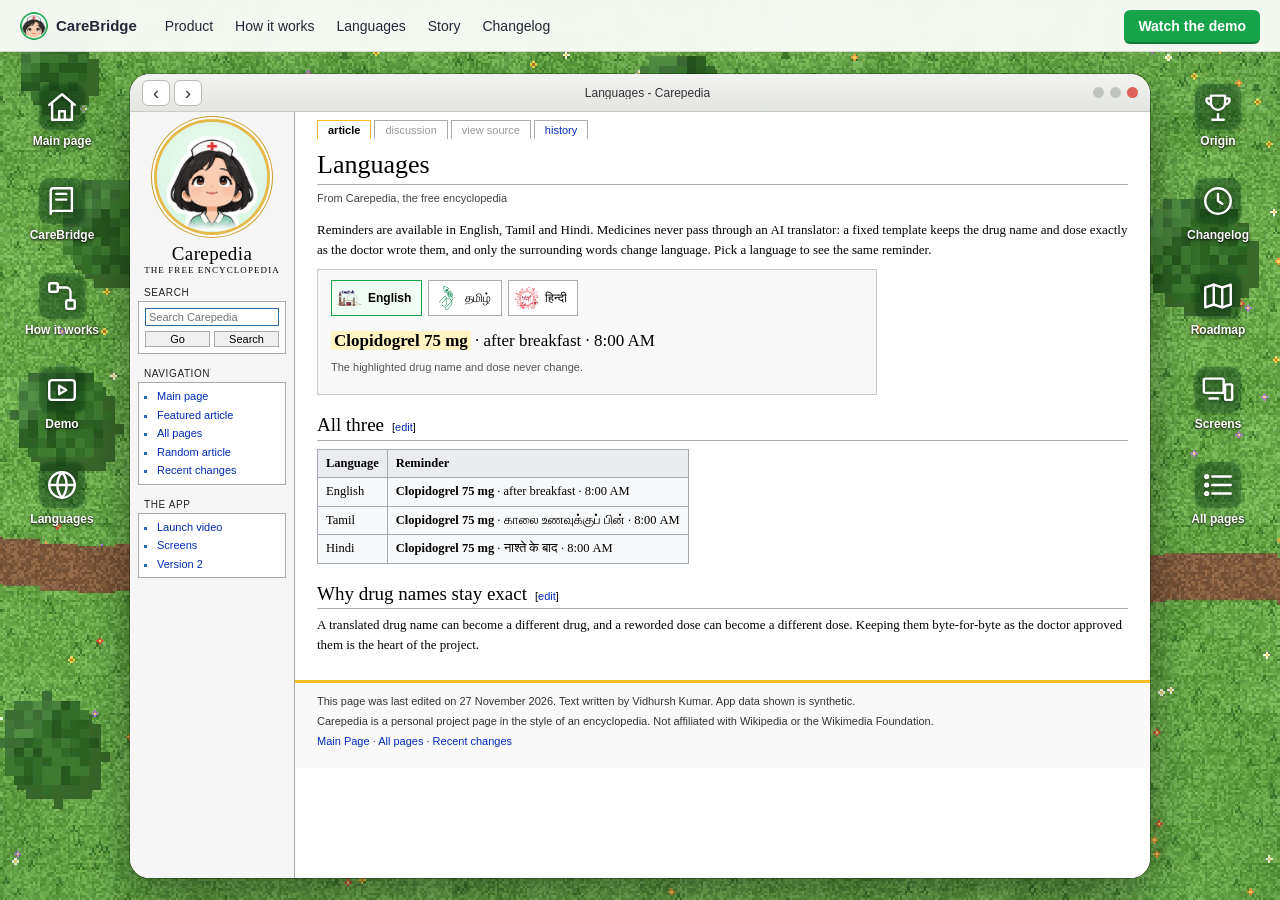
<file: languages.html>
<!doctype html>
<html lang="en">
<head>
  <meta charset="utf-8" />
  <meta name="viewport" content="width=device-width, initial-scale=1" />
  <title>Languages - Carepedia</title>
  <meta name="description" content="CareBridge reminders in English, Tamil and Hindi, with drug names and doses never translated." />
  <meta property="og:title" content="Languages - Carepedia, the free encyclopedia" />
  <meta property="og:description" content="CareBridge reminders in English, Tamil and Hindi, with drug names and doses never translated." />
  <meta property="og:type" content="website" />
  <meta property="og:url" content="https://vidhursh-rec.github.io/carebridge/languages.html" />
  <meta property="og:image" content="https://vidhursh-rec.github.io/carebridge/assets/photos/runner-up.jpg" />
  <meta name="twitter:card" content="summary_large_image" />
  <link rel="icon" href="assets/brand/favicon-64.png" type="image/png" />
  <link rel="apple-touch-icon" href="assets/brand/apple-touch-icon.png" />
  <link rel="stylesheet" href="assets/site.css" />
  <script src="assets/site.js" defer></script>
</head>
<body>
  <div class="meadow" aria-hidden="true"></div>

  <header class="topbar">
    <a class="brand" href="index.html"><img src="assets/brand/favicon-64.png" alt="" width="28" height="28" /><span>CareBridge</span></a>
    <nav class="topnav" aria-label="Main">
      <a href="carebridge.html">Product</a><a href="how-it-works.html">How it works</a><a href="languages.html">Languages</a>
      <a href="origin.html">Story</a><a href="history.html">Changelog</a>
    </nav>
    <a class="cta" href="design.html#launch-video">Watch the demo</a>
  </header>

  <nav class="desk-icons left" aria-label="Shortcuts">
    <a class="desk-icon" href="index.html"><svg viewBox="0 0 24 24" width="34" height="34" fill="none" stroke="currentColor" stroke-width="1.7" stroke-linecap="round" stroke-linejoin="round" aria-hidden="true"><path d="M3 10.5 12 3l9 7.5"/><path d="M5 9.5V21h14V9.5"/><path d="M10 21v-6h4v6"/></svg><span>Main page</span></a>
    <a class="desk-icon" href="carebridge.html"><svg viewBox="0 0 24 24" width="34" height="34" fill="none" stroke="currentColor" stroke-width="1.7" stroke-linecap="round" stroke-linejoin="round" aria-hidden="true"><path d="M4 19.5V5a2 2 0 0 1 2-2h13v16H6a2 2 0 0 0-2 2Z"/><path d="M8 7h7M8 11h7"/></svg><span>CareBridge</span></a>
    <a class="desk-icon" href="how-it-works.html"><svg viewBox="0 0 24 24" width="34" height="34" fill="none" stroke="currentColor" stroke-width="1.7" stroke-linecap="round" stroke-linejoin="round" aria-hidden="true"><rect x="3" y="3" width="6" height="6" rx="1"/><rect x="15" y="15" width="6" height="6" rx="1"/><path d="M9 6h6a3 3 0 0 1 3 3v6"/></svg><span>How it works</span></a>
    <a class="desk-icon" href="design.html#launch-video"><svg viewBox="0 0 24 24" width="34" height="34" fill="none" stroke="currentColor" stroke-width="1.7" stroke-linecap="round" stroke-linejoin="round" aria-hidden="true"><rect x="3" y="5" width="18" height="14" rx="2"/><path d="m10 9 5 3-5 3Z"/></svg><span>Demo</span></a>
    <a class="desk-icon" href="languages.html"><svg viewBox="0 0 24 24" width="34" height="34" fill="none" stroke="currentColor" stroke-width="1.7" stroke-linecap="round" stroke-linejoin="round" aria-hidden="true"><circle cx="12" cy="12" r="9"/><path d="M3 12h18M12 3a14 14 0 0 1 0 18M12 3a14 14 0 0 0 0 18"/></svg><span>Languages</span></a>
  </nav>
  <nav class="desk-icons right" aria-label="Shortcuts">
    <a class="desk-icon" href="origin.html"><svg viewBox="0 0 24 24" width="34" height="34" fill="none" stroke="currentColor" stroke-width="1.7" stroke-linecap="round" stroke-linejoin="round" aria-hidden="true"><path d="M8 21h8M12 17v4M7 4h10v5a5 5 0 0 1-10 0Z"/><path d="M7 6H4a3 3 0 0 0 3 4M17 6h3a3 3 0 0 1-3 4"/></svg><span>Origin</span></a>
    <a class="desk-icon" href="history.html"><svg viewBox="0 0 24 24" width="34" height="34" fill="none" stroke="currentColor" stroke-width="1.7" stroke-linecap="round" stroke-linejoin="round" aria-hidden="true"><circle cx="12" cy="12" r="9"/><path d="M12 7v5l3 2"/></svg><span>Changelog</span></a>
    <a class="desk-icon" href="roadmap.html"><svg viewBox="0 0 24 24" width="34" height="34" fill="none" stroke="currentColor" stroke-width="1.7" stroke-linecap="round" stroke-linejoin="round" aria-hidden="true"><path d="M9 4 3 6v14l6-2 6 2 6-2V4l-6 2Z"/><path d="M9 4v14M15 6v14"/></svg><span>Roadmap</span></a>
    <a class="desk-icon" href="design.html"><svg viewBox="0 0 24 24" width="34" height="34" fill="none" stroke="currentColor" stroke-width="1.7" stroke-linecap="round" stroke-linejoin="round" aria-hidden="true"><rect x="2" y="4" width="14" height="10" rx="1"/><rect x="17" y="8" width="5" height="11" rx="1"/><path d="M6 18h6"/></svg><span>Screens</span></a>
    <a class="desk-icon" href="all-pages.html"><svg viewBox="0 0 24 24" width="34" height="34" fill="none" stroke="currentColor" stroke-width="1.7" stroke-linecap="round" stroke-linejoin="round" aria-hidden="true"><path d="M8 6h13M8 12h13M8 18h13"/><circle cx="4" cy="6" r="1"/><circle cx="4" cy="12" r="1"/><circle cx="4" cy="18" r="1"/></svg><span>All pages</span></a>
  </nav>

  <div class="window" role="application" aria-label="Carepedia">
    <div class="titlebar">
      <button type="button" class="menu-btn" data-menu aria-expanded="false" aria-label="Open navigation">&#9776; Menu</button>
      <button type="button" class="nav-btn" data-back aria-label="Back">&#8249;</button>
      <button type="button" class="nav-btn" data-forward aria-label="Forward">&#8250;</button>
      <span class="win-title">Languages - Carepedia</span>
      <span class="win-ctrl" aria-hidden="true"><i></i><i></i><i></i></span>
    </div>
    <div class="win-body">
      <aside class="sidebar">
        <a class="logo" href="index.html" aria-label="Carepedia main page">
          <span class="logo-ring"><img src="assets/brand/nurse.png" alt="" width="104" height="114" /></span>
          <span class="logo-name">Carepedia</span>
          <span class="logo-tag">The Free Encyclopedia</span>
        </a>
        <div class="portlet">
          <h3>Search</h3>
          <form class="search" action="all-pages.html" method="get" role="search">
            <input name="q" type="search" placeholder="Search Carepedia" aria-label="Search Carepedia" />
            <div><button type="submit" name="go" value="1">Go</button><button type="submit">Search</button></div>
          </form>
        </div>
        <div class="portlet">
          <h3>Navigation</h3>
          <ul class="box">
          <li><a href="index.html">Main page</a></li>
          <li><a href="carebridge.html">Featured article</a></li>
          <li><a href="all-pages.html">All pages</a></li>
          <li><a href="all-pages.html?random" data-random>Random article</a></li>
          <li><a href="history.html">Recent changes</a></li>
          </ul>
        </div>
        <div class="portlet">
          <h3>The app</h3>
          <ul class="box">
            <li><a href="design.html#launch-video">Launch video</a></li>
            <li><a href="design.html">Screens</a></li>
            <li><a href="roadmap.html">Version 2</a></li>
          </ul>
        </div>
      </aside>
      <main class="main" id="main" tabindex="-1">
      <div class="tabs">
        <a class="tab active" href="languages.html">article</a>
        <span class="tab inert">discussion</span>
        <span class="tab inert">view source</span>
        <a class="tab" href="history.html">history</a>
      </div>
      <h1 class="page-title">Languages</h1>
      <p class="from">From Carepedia, the free encyclopedia</p>

<p>Reminders are available in English, Tamil and Hindi. Medicines never pass through an AI translator: a fixed
  template keeps the drug name and dose exactly as the doctor wrote them, and only the surrounding words change
  language. Pick a language to see the same reminder.</p>
<div class="lang-demo">
  <div class="lang-pick" role="tablist" aria-label="Reminder language">
    <button type="button" role="tab" aria-selected="true" data-lang="en"><img src="assets/brand/lang-en.png" alt="" width="40" height="40" />English</button>
    <button type="button" role="tab" aria-selected="false" data-lang="ta"><img src="assets/brand/lang-ta.png" alt="" width="40" height="40" />தமிழ்</button>
    <button type="button" role="tab" aria-selected="false" data-lang="hi"><img src="assets/brand/lang-hi.png" alt="" width="40" height="40" />हिन्दी</button>
  </div>
  <p class="reminder" aria-live="polite"><b class="drug">Clopidogrel 75 mg</b> · <span class="rest" data-en="after breakfast" data-ta="காலை உணவுக்குப் பின்" data-hi="नाश्ते के बाद">after breakfast</span> · 8:00 AM</p>
  <p class="lang-note">The highlighted drug name and dose never change.</p>
</div>
<h2 id="table">All three<span class="editsection">[<a href="#table">edit</a>]</span></h2>
<table class="wikitable">
  <thead><tr><th>Language</th><th>Reminder</th></tr></thead>
  <tbody>
    <tr><td>English</td><td><b>Clopidogrel 75 mg</b> · after breakfast · 8:00 AM</td></tr>
    <tr><td>Tamil</td><td lang="ta"><b>Clopidogrel 75 mg</b> · காலை உணவுக்குப் பின் · 8:00 AM</td></tr>
    <tr><td>Hindi</td><td lang="hi"><b>Clopidogrel 75 mg</b> · नाश्ते के बाद · 8:00 AM</td></tr>
  </tbody>
</table>
<h2 id="why">Why drug names stay exact<span class="editsection">[<a href="#why">edit</a>]</span></h2>
<p>A translated drug name can become a different drug, and a reworded dose can become a different dose. Keeping
  them byte-for-byte as the doctor approved them is the heart of the project.</p>

        <footer class="page-foot">
          <p>This page was last edited on 27 November 2026. Text written by Vidhursh Kumar. App data shown is synthetic.</p>
          <p>Carepedia is a personal project page in the style of an encyclopedia. Not affiliated with Wikipedia or the Wikimedia Foundation.</p>
          <p><a href="index.html">Main Page</a> · <a href="all-pages.html">All pages</a> · <a href="history.html">Recent changes</a></p>
        </footer>
      </main>
    </div>
  </div>
</body>
</html>
</file>
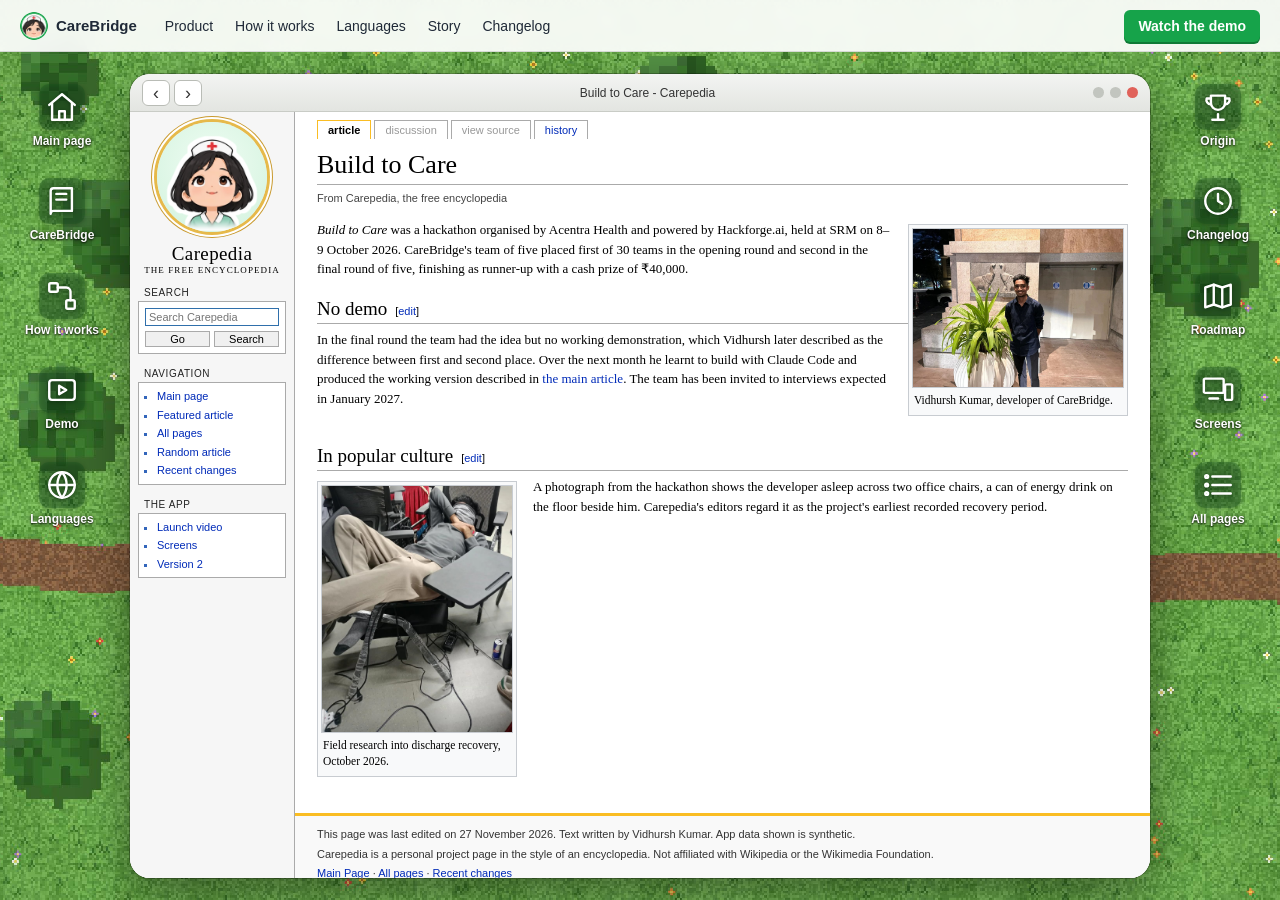
<file: origin.html>
<!doctype html>
<html lang="en">
<head>
  <meta charset="utf-8" />
  <meta name="viewport" content="width=device-width, initial-scale=1" />
  <title>Build to Care - Carepedia</title>
  <meta name="description" content="How CareBridge began at the Build to Care hackathon, October 2026." />
  <meta property="og:title" content="Build to Care - Carepedia, the free encyclopedia" />
  <meta property="og:description" content="How CareBridge began at the Build to Care hackathon, October 2026." />
  <meta property="og:type" content="website" />
  <meta property="og:url" content="https://vidhursh-rec.github.io/carebridge/origin.html" />
  <meta property="og:image" content="https://vidhursh-rec.github.io/carebridge/assets/photos/runner-up.jpg" />
  <meta name="twitter:card" content="summary_large_image" />
  <link rel="icon" href="assets/brand/favicon-64.png" type="image/png" />
  <link rel="apple-touch-icon" href="assets/brand/apple-touch-icon.png" />
  <link rel="stylesheet" href="assets/site.css" />
  <script src="assets/site.js" defer></script>
</head>
<body>
  <div class="meadow" aria-hidden="true"></div>

  <header class="topbar">
    <a class="brand" href="index.html"><img src="assets/brand/favicon-64.png" alt="" width="28" height="28" /><span>CareBridge</span></a>
    <nav class="topnav" aria-label="Main">
      <a href="carebridge.html">Product</a><a href="how-it-works.html">How it works</a><a href="languages.html">Languages</a>
      <a href="origin.html">Story</a><a href="history.html">Changelog</a>
    </nav>
    <a class="cta" href="design.html#launch-video">Watch the demo</a>
  </header>

  <nav class="desk-icons left" aria-label="Shortcuts">
    <a class="desk-icon" href="index.html"><svg viewBox="0 0 24 24" width="34" height="34" fill="none" stroke="currentColor" stroke-width="1.7" stroke-linecap="round" stroke-linejoin="round" aria-hidden="true"><path d="M3 10.5 12 3l9 7.5"/><path d="M5 9.5V21h14V9.5"/><path d="M10 21v-6h4v6"/></svg><span>Main page</span></a>
    <a class="desk-icon" href="carebridge.html"><svg viewBox="0 0 24 24" width="34" height="34" fill="none" stroke="currentColor" stroke-width="1.7" stroke-linecap="round" stroke-linejoin="round" aria-hidden="true"><path d="M4 19.5V5a2 2 0 0 1 2-2h13v16H6a2 2 0 0 0-2 2Z"/><path d="M8 7h7M8 11h7"/></svg><span>CareBridge</span></a>
    <a class="desk-icon" href="how-it-works.html"><svg viewBox="0 0 24 24" width="34" height="34" fill="none" stroke="currentColor" stroke-width="1.7" stroke-linecap="round" stroke-linejoin="round" aria-hidden="true"><rect x="3" y="3" width="6" height="6" rx="1"/><rect x="15" y="15" width="6" height="6" rx="1"/><path d="M9 6h6a3 3 0 0 1 3 3v6"/></svg><span>How it works</span></a>
    <a class="desk-icon" href="design.html#launch-video"><svg viewBox="0 0 24 24" width="34" height="34" fill="none" stroke="currentColor" stroke-width="1.7" stroke-linecap="round" stroke-linejoin="round" aria-hidden="true"><rect x="3" y="5" width="18" height="14" rx="2"/><path d="m10 9 5 3-5 3Z"/></svg><span>Demo</span></a>
    <a class="desk-icon" href="languages.html"><svg viewBox="0 0 24 24" width="34" height="34" fill="none" stroke="currentColor" stroke-width="1.7" stroke-linecap="round" stroke-linejoin="round" aria-hidden="true"><circle cx="12" cy="12" r="9"/><path d="M3 12h18M12 3a14 14 0 0 1 0 18M12 3a14 14 0 0 0 0 18"/></svg><span>Languages</span></a>
  </nav>
  <nav class="desk-icons right" aria-label="Shortcuts">
    <a class="desk-icon" href="origin.html"><svg viewBox="0 0 24 24" width="34" height="34" fill="none" stroke="currentColor" stroke-width="1.7" stroke-linecap="round" stroke-linejoin="round" aria-hidden="true"><path d="M8 21h8M12 17v4M7 4h10v5a5 5 0 0 1-10 0Z"/><path d="M7 6H4a3 3 0 0 0 3 4M17 6h3a3 3 0 0 1-3 4"/></svg><span>Origin</span></a>
    <a class="desk-icon" href="history.html"><svg viewBox="0 0 24 24" width="34" height="34" fill="none" stroke="currentColor" stroke-width="1.7" stroke-linecap="round" stroke-linejoin="round" aria-hidden="true"><circle cx="12" cy="12" r="9"/><path d="M12 7v5l3 2"/></svg><span>Changelog</span></a>
    <a class="desk-icon" href="roadmap.html"><svg viewBox="0 0 24 24" width="34" height="34" fill="none" stroke="currentColor" stroke-width="1.7" stroke-linecap="round" stroke-linejoin="round" aria-hidden="true"><path d="M9 4 3 6v14l6-2 6 2 6-2V4l-6 2Z"/><path d="M9 4v14M15 6v14"/></svg><span>Roadmap</span></a>
    <a class="desk-icon" href="design.html"><svg viewBox="0 0 24 24" width="34" height="34" fill="none" stroke="currentColor" stroke-width="1.7" stroke-linecap="round" stroke-linejoin="round" aria-hidden="true"><rect x="2" y="4" width="14" height="10" rx="1"/><rect x="17" y="8" width="5" height="11" rx="1"/><path d="M6 18h6"/></svg><span>Screens</span></a>
    <a class="desk-icon" href="all-pages.html"><svg viewBox="0 0 24 24" width="34" height="34" fill="none" stroke="currentColor" stroke-width="1.7" stroke-linecap="round" stroke-linejoin="round" aria-hidden="true"><path d="M8 6h13M8 12h13M8 18h13"/><circle cx="4" cy="6" r="1"/><circle cx="4" cy="12" r="1"/><circle cx="4" cy="18" r="1"/></svg><span>All pages</span></a>
  </nav>

  <div class="window" role="application" aria-label="Carepedia">
    <div class="titlebar">
      <button type="button" class="menu-btn" data-menu aria-expanded="false" aria-label="Open navigation">&#9776; Menu</button>
      <button type="button" class="nav-btn" data-back aria-label="Back">&#8249;</button>
      <button type="button" class="nav-btn" data-forward aria-label="Forward">&#8250;</button>
      <span class="win-title">Build to Care - Carepedia</span>
      <span class="win-ctrl" aria-hidden="true"><i></i><i></i><i></i></span>
    </div>
    <div class="win-body">
      <aside class="sidebar">
        <a class="logo" href="index.html" aria-label="Carepedia main page">
          <span class="logo-ring"><img src="assets/brand/nurse.png" alt="" width="104" height="114" /></span>
          <span class="logo-name">Carepedia</span>
          <span class="logo-tag">The Free Encyclopedia</span>
        </a>
        <div class="portlet">
          <h3>Search</h3>
          <form class="search" action="all-pages.html" method="get" role="search">
            <input name="q" type="search" placeholder="Search Carepedia" aria-label="Search Carepedia" />
            <div><button type="submit" name="go" value="1">Go</button><button type="submit">Search</button></div>
          </form>
        </div>
        <div class="portlet">
          <h3>Navigation</h3>
          <ul class="box">
          <li><a href="index.html">Main page</a></li>
          <li><a href="carebridge.html">Featured article</a></li>
          <li><a href="all-pages.html">All pages</a></li>
          <li><a href="all-pages.html?random" data-random>Random article</a></li>
          <li><a href="history.html">Recent changes</a></li>
          </ul>
        </div>
        <div class="portlet">
          <h3>The app</h3>
          <ul class="box">
            <li><a href="design.html#launch-video">Launch video</a></li>
            <li><a href="design.html">Screens</a></li>
            <li><a href="roadmap.html">Version 2</a></li>
          </ul>
        </div>
      </aside>
      <main class="main" id="main" tabindex="-1">
      <div class="tabs">
        <a class="tab active" href="origin.html">article</a>
        <span class="tab inert">discussion</span>
        <span class="tab inert">view source</span>
        <a class="tab" href="history.html">history</a>
      </div>
      <h1 class="page-title">Build to Care</h1>
      <p class="from">From Carepedia, the free encyclopedia</p>

<figure class="thumb tright"><img src="assets/photos/elephant-night.jpg" alt="Vidhursh Kumar standing beside a stone elephant carving at night" width="1400" height="1050" loading="lazy" /><figcaption>Vidhursh Kumar, developer of CareBridge.</figcaption></figure>
<p><i>Build to Care</i> was a hackathon organised by Acentra Health and powered by Hackforge.ai, held at SRM on
  8–9 October 2026. CareBridge's team of five placed first of 30 teams in the opening round and second in the final
  round of five, finishing as runner-up with a cash prize of ₹40,000.</p>
<h2 id="no-demo">No demo<span class="editsection">[<a href="#no-demo">edit</a>]</span></h2>
<p>In the final round the team had the idea but no working demonstration, which Vidhursh later described as the
  difference between first and second place. Over the next month he learnt to build with Claude Code and produced
  the working version described in <a href="carebridge.html">the main article</a>. The team has been invited to
  interviews expected in January 2027.</p>
<div class="clear"></div>
<h2 id="popular-culture">In popular culture<span class="editsection">[<a href="#popular-culture">edit</a>]</span></h2>
<figure class="thumb tleft"><img src="assets/photos/asleep.jpg" alt="Vidhursh Kumar asleep across two office chairs, an energy drink on the floor" width="975" height="1260" loading="lazy" /><figcaption>Field research into discharge recovery, October 2026.</figcaption></figure>
<p>A photograph from the hackathon shows the developer asleep across two office chairs, a can of energy drink on
  the floor beside him. Carepedia's editors regard it as the project's earliest recorded recovery period.</p>
<div class="clear"></div>

        <footer class="page-foot">
          <p>This page was last edited on 27 November 2026. Text written by Vidhursh Kumar. App data shown is synthetic.</p>
          <p>Carepedia is a personal project page in the style of an encyclopedia. Not affiliated with Wikipedia or the Wikimedia Foundation.</p>
          <p><a href="index.html">Main Page</a> · <a href="all-pages.html">All pages</a> · <a href="history.html">Recent changes</a></p>
        </footer>
      </main>
    </div>
  </div>
</body>
</html>
</file>
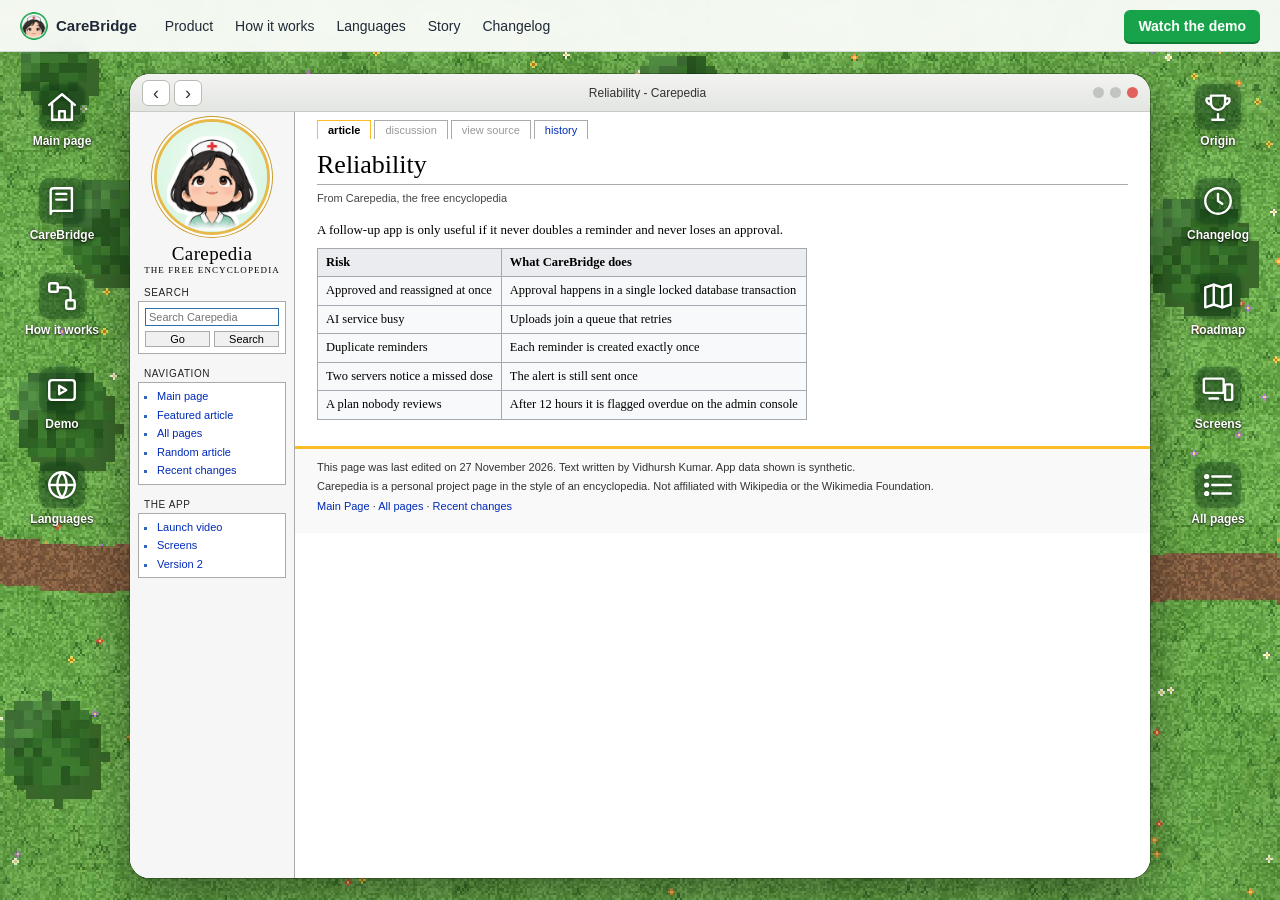
<file: reliability.html>
<!doctype html>
<html lang="en">
<head>
  <meta charset="utf-8" />
  <meta name="viewport" content="width=device-width, initial-scale=1" />
  <title>Reliability - Carepedia</title>
  <meta name="description" content="How CareBridge avoids double reminders and lost approvals." />
  <meta property="og:title" content="Reliability - Carepedia, the free encyclopedia" />
  <meta property="og:description" content="How CareBridge avoids double reminders and lost approvals." />
  <meta property="og:type" content="website" />
  <meta property="og:url" content="https://vidhursh-rec.github.io/carebridge/reliability.html" />
  <meta property="og:image" content="https://vidhursh-rec.github.io/carebridge/assets/photos/runner-up.jpg" />
  <meta name="twitter:card" content="summary_large_image" />
  <link rel="icon" href="assets/brand/favicon-64.png" type="image/png" />
  <link rel="apple-touch-icon" href="assets/brand/apple-touch-icon.png" />
  <link rel="stylesheet" href="assets/site.css" />
  <script src="assets/site.js" defer></script>
</head>
<body>
  <div class="meadow" aria-hidden="true"></div>

  <header class="topbar">
    <a class="brand" href="index.html"><img src="assets/brand/favicon-64.png" alt="" width="28" height="28" /><span>CareBridge</span></a>
    <nav class="topnav" aria-label="Main">
      <a href="carebridge.html">Product</a><a href="how-it-works.html">How it works</a><a href="languages.html">Languages</a>
      <a href="origin.html">Story</a><a href="history.html">Changelog</a>
    </nav>
    <a class="cta" href="design.html#launch-video">Watch the demo</a>
  </header>

  <nav class="desk-icons left" aria-label="Shortcuts">
    <a class="desk-icon" href="index.html"><svg viewBox="0 0 24 24" width="34" height="34" fill="none" stroke="currentColor" stroke-width="1.7" stroke-linecap="round" stroke-linejoin="round" aria-hidden="true"><path d="M3 10.5 12 3l9 7.5"/><path d="M5 9.5V21h14V9.5"/><path d="M10 21v-6h4v6"/></svg><span>Main page</span></a>
    <a class="desk-icon" href="carebridge.html"><svg viewBox="0 0 24 24" width="34" height="34" fill="none" stroke="currentColor" stroke-width="1.7" stroke-linecap="round" stroke-linejoin="round" aria-hidden="true"><path d="M4 19.5V5a2 2 0 0 1 2-2h13v16H6a2 2 0 0 0-2 2Z"/><path d="M8 7h7M8 11h7"/></svg><span>CareBridge</span></a>
    <a class="desk-icon" href="how-it-works.html"><svg viewBox="0 0 24 24" width="34" height="34" fill="none" stroke="currentColor" stroke-width="1.7" stroke-linecap="round" stroke-linejoin="round" aria-hidden="true"><rect x="3" y="3" width="6" height="6" rx="1"/><rect x="15" y="15" width="6" height="6" rx="1"/><path d="M9 6h6a3 3 0 0 1 3 3v6"/></svg><span>How it works</span></a>
    <a class="desk-icon" href="design.html#launch-video"><svg viewBox="0 0 24 24" width="34" height="34" fill="none" stroke="currentColor" stroke-width="1.7" stroke-linecap="round" stroke-linejoin="round" aria-hidden="true"><rect x="3" y="5" width="18" height="14" rx="2"/><path d="m10 9 5 3-5 3Z"/></svg><span>Demo</span></a>
    <a class="desk-icon" href="languages.html"><svg viewBox="0 0 24 24" width="34" height="34" fill="none" stroke="currentColor" stroke-width="1.7" stroke-linecap="round" stroke-linejoin="round" aria-hidden="true"><circle cx="12" cy="12" r="9"/><path d="M3 12h18M12 3a14 14 0 0 1 0 18M12 3a14 14 0 0 0 0 18"/></svg><span>Languages</span></a>
  </nav>
  <nav class="desk-icons right" aria-label="Shortcuts">
    <a class="desk-icon" href="origin.html"><svg viewBox="0 0 24 24" width="34" height="34" fill="none" stroke="currentColor" stroke-width="1.7" stroke-linecap="round" stroke-linejoin="round" aria-hidden="true"><path d="M8 21h8M12 17v4M7 4h10v5a5 5 0 0 1-10 0Z"/><path d="M7 6H4a3 3 0 0 0 3 4M17 6h3a3 3 0 0 1-3 4"/></svg><span>Origin</span></a>
    <a class="desk-icon" href="history.html"><svg viewBox="0 0 24 24" width="34" height="34" fill="none" stroke="currentColor" stroke-width="1.7" stroke-linecap="round" stroke-linejoin="round" aria-hidden="true"><circle cx="12" cy="12" r="9"/><path d="M12 7v5l3 2"/></svg><span>Changelog</span></a>
    <a class="desk-icon" href="roadmap.html"><svg viewBox="0 0 24 24" width="34" height="34" fill="none" stroke="currentColor" stroke-width="1.7" stroke-linecap="round" stroke-linejoin="round" aria-hidden="true"><path d="M9 4 3 6v14l6-2 6 2 6-2V4l-6 2Z"/><path d="M9 4v14M15 6v14"/></svg><span>Roadmap</span></a>
    <a class="desk-icon" href="design.html"><svg viewBox="0 0 24 24" width="34" height="34" fill="none" stroke="currentColor" stroke-width="1.7" stroke-linecap="round" stroke-linejoin="round" aria-hidden="true"><rect x="2" y="4" width="14" height="10" rx="1"/><rect x="17" y="8" width="5" height="11" rx="1"/><path d="M6 18h6"/></svg><span>Screens</span></a>
    <a class="desk-icon" href="all-pages.html"><svg viewBox="0 0 24 24" width="34" height="34" fill="none" stroke="currentColor" stroke-width="1.7" stroke-linecap="round" stroke-linejoin="round" aria-hidden="true"><path d="M8 6h13M8 12h13M8 18h13"/><circle cx="4" cy="6" r="1"/><circle cx="4" cy="12" r="1"/><circle cx="4" cy="18" r="1"/></svg><span>All pages</span></a>
  </nav>

  <div class="window" role="application" aria-label="Carepedia">
    <div class="titlebar">
      <button type="button" class="menu-btn" data-menu aria-expanded="false" aria-label="Open navigation">&#9776; Menu</button>
      <button type="button" class="nav-btn" data-back aria-label="Back">&#8249;</button>
      <button type="button" class="nav-btn" data-forward aria-label="Forward">&#8250;</button>
      <span class="win-title">Reliability - Carepedia</span>
      <span class="win-ctrl" aria-hidden="true"><i></i><i></i><i></i></span>
    </div>
    <div class="win-body">
      <aside class="sidebar">
        <a class="logo" href="index.html" aria-label="Carepedia main page">
          <span class="logo-ring"><img src="assets/brand/nurse.png" alt="" width="104" height="114" /></span>
          <span class="logo-name">Carepedia</span>
          <span class="logo-tag">The Free Encyclopedia</span>
        </a>
        <div class="portlet">
          <h3>Search</h3>
          <form class="search" action="all-pages.html" method="get" role="search">
            <input name="q" type="search" placeholder="Search Carepedia" aria-label="Search Carepedia" />
            <div><button type="submit" name="go" value="1">Go</button><button type="submit">Search</button></div>
          </form>
        </div>
        <div class="portlet">
          <h3>Navigation</h3>
          <ul class="box">
          <li><a href="index.html">Main page</a></li>
          <li><a href="carebridge.html">Featured article</a></li>
          <li><a href="all-pages.html">All pages</a></li>
          <li><a href="all-pages.html?random" data-random>Random article</a></li>
          <li><a href="history.html">Recent changes</a></li>
          </ul>
        </div>
        <div class="portlet">
          <h3>The app</h3>
          <ul class="box">
            <li><a href="design.html#launch-video">Launch video</a></li>
            <li><a href="design.html">Screens</a></li>
            <li><a href="roadmap.html">Version 2</a></li>
          </ul>
        </div>
      </aside>
      <main class="main" id="main" tabindex="-1">
      <div class="tabs">
        <a class="tab active" href="reliability.html">article</a>
        <span class="tab inert">discussion</span>
        <span class="tab inert">view source</span>
        <a class="tab" href="history.html">history</a>
      </div>
      <h1 class="page-title">Reliability</h1>
      <p class="from">From Carepedia, the free encyclopedia</p>

<p>A follow-up app is only useful if it never doubles a reminder and never loses an approval.</p>
<table class="wikitable">
  <thead><tr><th>Risk</th><th>What CareBridge does</th></tr></thead>
  <tbody>
    <tr><td>Approved and reassigned at once</td><td>Approval happens in a single locked database transaction</td></tr>
    <tr><td>AI service busy</td><td>Uploads join a queue that retries</td></tr>
    <tr><td>Duplicate reminders</td><td>Each reminder is created exactly once</td></tr>
    <tr><td>Two servers notice a missed dose</td><td>The alert is still sent once</td></tr>
    <tr><td>A plan nobody reviews</td><td>After 12 hours it is flagged overdue on the admin console</td></tr>
  </tbody>
</table>

        <footer class="page-foot">
          <p>This page was last edited on 27 November 2026. Text written by Vidhursh Kumar. App data shown is synthetic.</p>
          <p>Carepedia is a personal project page in the style of an encyclopedia. Not affiliated with Wikipedia or the Wikimedia Foundation.</p>
          <p><a href="index.html">Main Page</a> · <a href="all-pages.html">All pages</a> · <a href="history.html">Recent changes</a></p>
        </footer>
      </main>
    </div>
  </div>
</body>
</html>
</file>
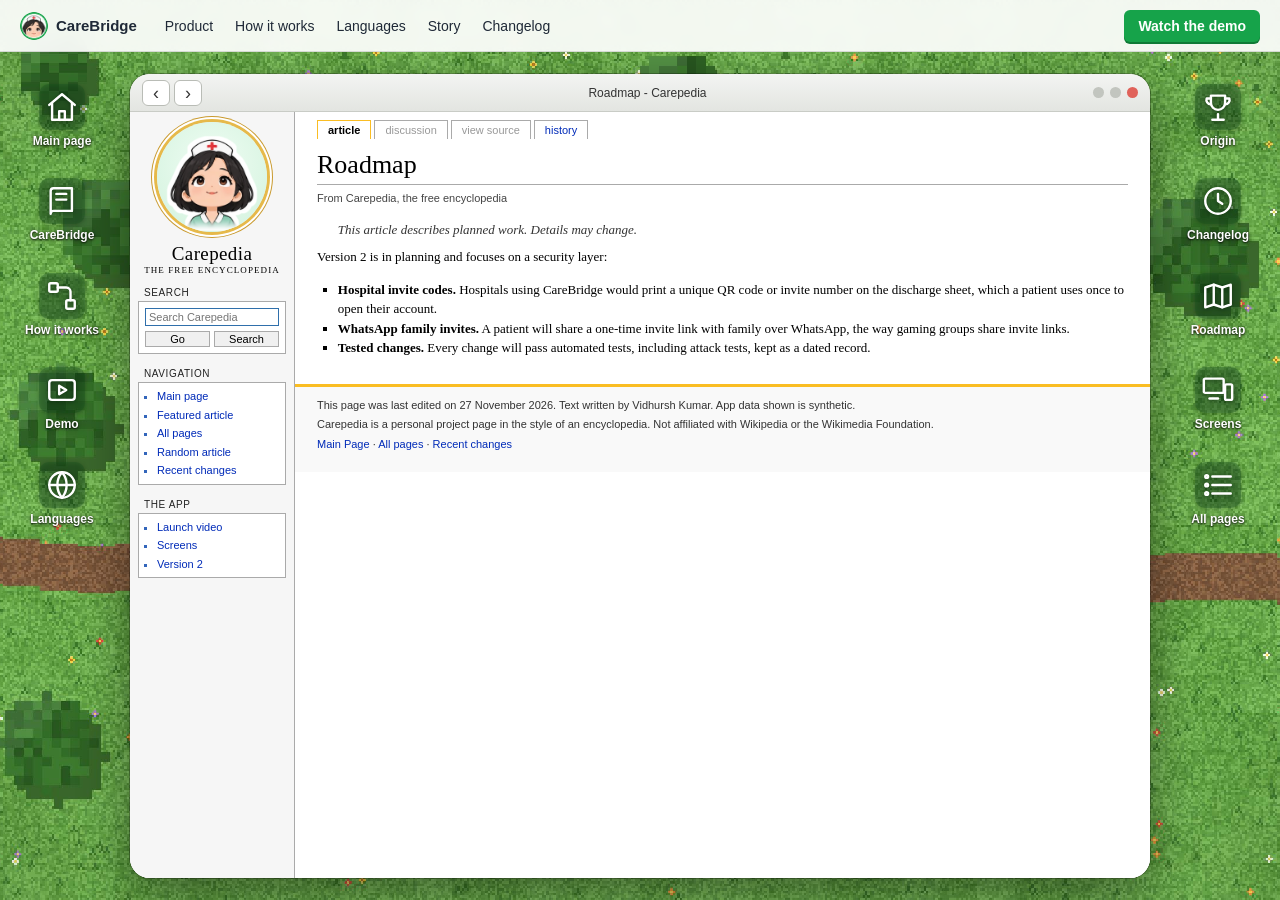
<file: roadmap.html>
<!doctype html>
<html lang="en">
<head>
  <meta charset="utf-8" />
  <meta name="viewport" content="width=device-width, initial-scale=1" />
  <title>Roadmap - Carepedia</title>
  <meta name="description" content="CareBridge version 2: a security layer." />
  <meta property="og:title" content="Roadmap - Carepedia, the free encyclopedia" />
  <meta property="og:description" content="CareBridge version 2: a security layer." />
  <meta property="og:type" content="website" />
  <meta property="og:url" content="https://vidhursh-rec.github.io/carebridge/roadmap.html" />
  <meta property="og:image" content="https://vidhursh-rec.github.io/carebridge/assets/photos/runner-up.jpg" />
  <meta name="twitter:card" content="summary_large_image" />
  <link rel="icon" href="assets/brand/favicon-64.png" type="image/png" />
  <link rel="apple-touch-icon" href="assets/brand/apple-touch-icon.png" />
  <link rel="stylesheet" href="assets/site.css" />
  <script src="assets/site.js" defer></script>
</head>
<body>
  <div class="meadow" aria-hidden="true"></div>

  <header class="topbar">
    <a class="brand" href="index.html"><img src="assets/brand/favicon-64.png" alt="" width="28" height="28" /><span>CareBridge</span></a>
    <nav class="topnav" aria-label="Main">
      <a href="carebridge.html">Product</a><a href="how-it-works.html">How it works</a><a href="languages.html">Languages</a>
      <a href="origin.html">Story</a><a href="history.html">Changelog</a>
    </nav>
    <a class="cta" href="design.html#launch-video">Watch the demo</a>
  </header>

  <nav class="desk-icons left" aria-label="Shortcuts">
    <a class="desk-icon" href="index.html"><svg viewBox="0 0 24 24" width="34" height="34" fill="none" stroke="currentColor" stroke-width="1.7" stroke-linecap="round" stroke-linejoin="round" aria-hidden="true"><path d="M3 10.5 12 3l9 7.5"/><path d="M5 9.5V21h14V9.5"/><path d="M10 21v-6h4v6"/></svg><span>Main page</span></a>
    <a class="desk-icon" href="carebridge.html"><svg viewBox="0 0 24 24" width="34" height="34" fill="none" stroke="currentColor" stroke-width="1.7" stroke-linecap="round" stroke-linejoin="round" aria-hidden="true"><path d="M4 19.5V5a2 2 0 0 1 2-2h13v16H6a2 2 0 0 0-2 2Z"/><path d="M8 7h7M8 11h7"/></svg><span>CareBridge</span></a>
    <a class="desk-icon" href="how-it-works.html"><svg viewBox="0 0 24 24" width="34" height="34" fill="none" stroke="currentColor" stroke-width="1.7" stroke-linecap="round" stroke-linejoin="round" aria-hidden="true"><rect x="3" y="3" width="6" height="6" rx="1"/><rect x="15" y="15" width="6" height="6" rx="1"/><path d="M9 6h6a3 3 0 0 1 3 3v6"/></svg><span>How it works</span></a>
    <a class="desk-icon" href="design.html#launch-video"><svg viewBox="0 0 24 24" width="34" height="34" fill="none" stroke="currentColor" stroke-width="1.7" stroke-linecap="round" stroke-linejoin="round" aria-hidden="true"><rect x="3" y="5" width="18" height="14" rx="2"/><path d="m10 9 5 3-5 3Z"/></svg><span>Demo</span></a>
    <a class="desk-icon" href="languages.html"><svg viewBox="0 0 24 24" width="34" height="34" fill="none" stroke="currentColor" stroke-width="1.7" stroke-linecap="round" stroke-linejoin="round" aria-hidden="true"><circle cx="12" cy="12" r="9"/><path d="M3 12h18M12 3a14 14 0 0 1 0 18M12 3a14 14 0 0 0 0 18"/></svg><span>Languages</span></a>
  </nav>
  <nav class="desk-icons right" aria-label="Shortcuts">
    <a class="desk-icon" href="origin.html"><svg viewBox="0 0 24 24" width="34" height="34" fill="none" stroke="currentColor" stroke-width="1.7" stroke-linecap="round" stroke-linejoin="round" aria-hidden="true"><path d="M8 21h8M12 17v4M7 4h10v5a5 5 0 0 1-10 0Z"/><path d="M7 6H4a3 3 0 0 0 3 4M17 6h3a3 3 0 0 1-3 4"/></svg><span>Origin</span></a>
    <a class="desk-icon" href="history.html"><svg viewBox="0 0 24 24" width="34" height="34" fill="none" stroke="currentColor" stroke-width="1.7" stroke-linecap="round" stroke-linejoin="round" aria-hidden="true"><circle cx="12" cy="12" r="9"/><path d="M12 7v5l3 2"/></svg><span>Changelog</span></a>
    <a class="desk-icon" href="roadmap.html"><svg viewBox="0 0 24 24" width="34" height="34" fill="none" stroke="currentColor" stroke-width="1.7" stroke-linecap="round" stroke-linejoin="round" aria-hidden="true"><path d="M9 4 3 6v14l6-2 6 2 6-2V4l-6 2Z"/><path d="M9 4v14M15 6v14"/></svg><span>Roadmap</span></a>
    <a class="desk-icon" href="design.html"><svg viewBox="0 0 24 24" width="34" height="34" fill="none" stroke="currentColor" stroke-width="1.7" stroke-linecap="round" stroke-linejoin="round" aria-hidden="true"><rect x="2" y="4" width="14" height="10" rx="1"/><rect x="17" y="8" width="5" height="11" rx="1"/><path d="M6 18h6"/></svg><span>Screens</span></a>
    <a class="desk-icon" href="all-pages.html"><svg viewBox="0 0 24 24" width="34" height="34" fill="none" stroke="currentColor" stroke-width="1.7" stroke-linecap="round" stroke-linejoin="round" aria-hidden="true"><path d="M8 6h13M8 12h13M8 18h13"/><circle cx="4" cy="6" r="1"/><circle cx="4" cy="12" r="1"/><circle cx="4" cy="18" r="1"/></svg><span>All pages</span></a>
  </nav>

  <div class="window" role="application" aria-label="Carepedia">
    <div class="titlebar">
      <button type="button" class="menu-btn" data-menu aria-expanded="false" aria-label="Open navigation">&#9776; Menu</button>
      <button type="button" class="nav-btn" data-back aria-label="Back">&#8249;</button>
      <button type="button" class="nav-btn" data-forward aria-label="Forward">&#8250;</button>
      <span class="win-title">Roadmap - Carepedia</span>
      <span class="win-ctrl" aria-hidden="true"><i></i><i></i><i></i></span>
    </div>
    <div class="win-body">
      <aside class="sidebar">
        <a class="logo" href="index.html" aria-label="Carepedia main page">
          <span class="logo-ring"><img src="assets/brand/nurse.png" alt="" width="104" height="114" /></span>
          <span class="logo-name">Carepedia</span>
          <span class="logo-tag">The Free Encyclopedia</span>
        </a>
        <div class="portlet">
          <h3>Search</h3>
          <form class="search" action="all-pages.html" method="get" role="search">
            <input name="q" type="search" placeholder="Search Carepedia" aria-label="Search Carepedia" />
            <div><button type="submit" name="go" value="1">Go</button><button type="submit">Search</button></div>
          </form>
        </div>
        <div class="portlet">
          <h3>Navigation</h3>
          <ul class="box">
          <li><a href="index.html">Main page</a></li>
          <li><a href="carebridge.html">Featured article</a></li>
          <li><a href="all-pages.html">All pages</a></li>
          <li><a href="all-pages.html?random" data-random>Random article</a></li>
          <li><a href="history.html">Recent changes</a></li>
          </ul>
        </div>
        <div class="portlet">
          <h3>The app</h3>
          <ul class="box">
            <li><a href="design.html#launch-video">Launch video</a></li>
            <li><a href="design.html">Screens</a></li>
            <li><a href="roadmap.html">Version 2</a></li>
          </ul>
        </div>
      </aside>
      <main class="main" id="main" tabindex="-1">
      <div class="tabs">
        <a class="tab active" href="roadmap.html">article</a>
        <span class="tab inert">discussion</span>
        <span class="tab inert">view source</span>
        <a class="tab" href="history.html">history</a>
      </div>
      <h1 class="page-title">Roadmap</h1>
      <p class="from">From Carepedia, the free encyclopedia</p>

<p class="hatnote">This article describes planned work. Details may change.</p>
<p>Version 2 is in planning and focuses on a security layer:</p>
<ul>
  <li><b>Hospital invite codes.</b> Hospitals using CareBridge would print a unique QR code or invite number on the
    discharge sheet, which a patient uses once to open their account.</li>
  <li><b>WhatsApp family invites.</b> A patient will share a one-time invite link with family over WhatsApp, the
    way gaming groups share invite links.</li>
  <li><b>Tested changes.</b> Every change will pass automated tests, including attack tests, kept as a dated record.</li>
</ul>

        <footer class="page-foot">
          <p>This page was last edited on 27 November 2026. Text written by Vidhursh Kumar. App data shown is synthetic.</p>
          <p>Carepedia is a personal project page in the style of an encyclopedia. Not affiliated with Wikipedia or the Wikimedia Foundation.</p>
          <p><a href="index.html">Main Page</a> · <a href="all-pages.html">All pages</a> · <a href="history.html">Recent changes</a></p>
        </footer>
      </main>
    </div>
  </div>
</body>
</html>
</file>
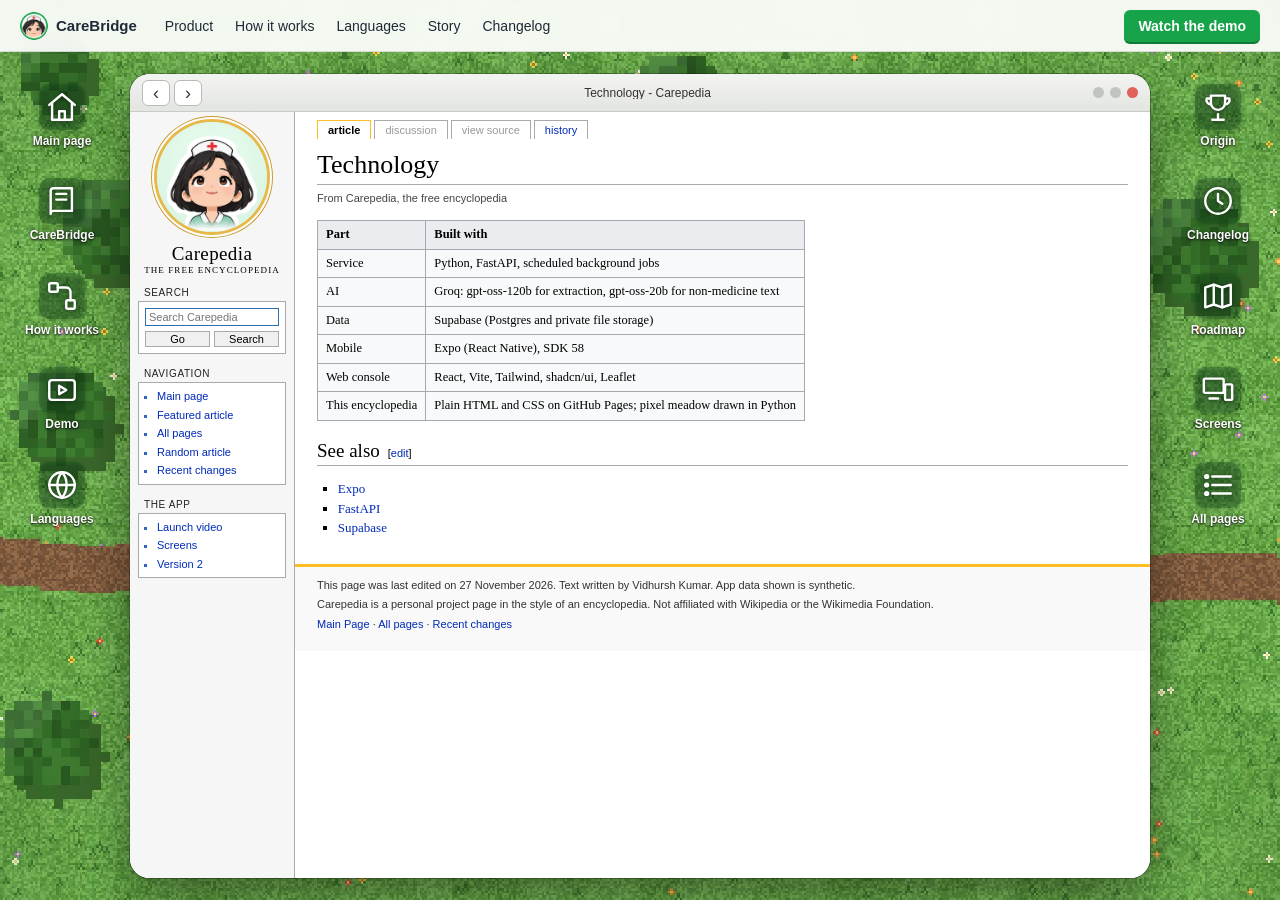
<file: technology.html>
<!doctype html>
<html lang="en">
<head>
  <meta charset="utf-8" />
  <meta name="viewport" content="width=device-width, initial-scale=1" />
  <title>Technology - Carepedia</title>
  <meta name="description" content="What CareBridge is built with." />
  <meta property="og:title" content="Technology - Carepedia, the free encyclopedia" />
  <meta property="og:description" content="What CareBridge is built with." />
  <meta property="og:type" content="website" />
  <meta property="og:url" content="https://vidhursh-rec.github.io/carebridge/technology.html" />
  <meta property="og:image" content="https://vidhursh-rec.github.io/carebridge/assets/photos/runner-up.jpg" />
  <meta name="twitter:card" content="summary_large_image" />
  <link rel="icon" href="assets/brand/favicon-64.png" type="image/png" />
  <link rel="apple-touch-icon" href="assets/brand/apple-touch-icon.png" />
  <link rel="stylesheet" href="assets/site.css" />
  <script src="assets/site.js" defer></script>
</head>
<body>
  <div class="meadow" aria-hidden="true"></div>

  <header class="topbar">
    <a class="brand" href="index.html"><img src="assets/brand/favicon-64.png" alt="" width="28" height="28" /><span>CareBridge</span></a>
    <nav class="topnav" aria-label="Main">
      <a href="carebridge.html">Product</a><a href="how-it-works.html">How it works</a><a href="languages.html">Languages</a>
      <a href="origin.html">Story</a><a href="history.html">Changelog</a>
    </nav>
    <a class="cta" href="design.html#launch-video">Watch the demo</a>
  </header>

  <nav class="desk-icons left" aria-label="Shortcuts">
    <a class="desk-icon" href="index.html"><svg viewBox="0 0 24 24" width="34" height="34" fill="none" stroke="currentColor" stroke-width="1.7" stroke-linecap="round" stroke-linejoin="round" aria-hidden="true"><path d="M3 10.5 12 3l9 7.5"/><path d="M5 9.5V21h14V9.5"/><path d="M10 21v-6h4v6"/></svg><span>Main page</span></a>
    <a class="desk-icon" href="carebridge.html"><svg viewBox="0 0 24 24" width="34" height="34" fill="none" stroke="currentColor" stroke-width="1.7" stroke-linecap="round" stroke-linejoin="round" aria-hidden="true"><path d="M4 19.5V5a2 2 0 0 1 2-2h13v16H6a2 2 0 0 0-2 2Z"/><path d="M8 7h7M8 11h7"/></svg><span>CareBridge</span></a>
    <a class="desk-icon" href="how-it-works.html"><svg viewBox="0 0 24 24" width="34" height="34" fill="none" stroke="currentColor" stroke-width="1.7" stroke-linecap="round" stroke-linejoin="round" aria-hidden="true"><rect x="3" y="3" width="6" height="6" rx="1"/><rect x="15" y="15" width="6" height="6" rx="1"/><path d="M9 6h6a3 3 0 0 1 3 3v6"/></svg><span>How it works</span></a>
    <a class="desk-icon" href="design.html#launch-video"><svg viewBox="0 0 24 24" width="34" height="34" fill="none" stroke="currentColor" stroke-width="1.7" stroke-linecap="round" stroke-linejoin="round" aria-hidden="true"><rect x="3" y="5" width="18" height="14" rx="2"/><path d="m10 9 5 3-5 3Z"/></svg><span>Demo</span></a>
    <a class="desk-icon" href="languages.html"><svg viewBox="0 0 24 24" width="34" height="34" fill="none" stroke="currentColor" stroke-width="1.7" stroke-linecap="round" stroke-linejoin="round" aria-hidden="true"><circle cx="12" cy="12" r="9"/><path d="M3 12h18M12 3a14 14 0 0 1 0 18M12 3a14 14 0 0 0 0 18"/></svg><span>Languages</span></a>
  </nav>
  <nav class="desk-icons right" aria-label="Shortcuts">
    <a class="desk-icon" href="origin.html"><svg viewBox="0 0 24 24" width="34" height="34" fill="none" stroke="currentColor" stroke-width="1.7" stroke-linecap="round" stroke-linejoin="round" aria-hidden="true"><path d="M8 21h8M12 17v4M7 4h10v5a5 5 0 0 1-10 0Z"/><path d="M7 6H4a3 3 0 0 0 3 4M17 6h3a3 3 0 0 1-3 4"/></svg><span>Origin</span></a>
    <a class="desk-icon" href="history.html"><svg viewBox="0 0 24 24" width="34" height="34" fill="none" stroke="currentColor" stroke-width="1.7" stroke-linecap="round" stroke-linejoin="round" aria-hidden="true"><circle cx="12" cy="12" r="9"/><path d="M12 7v5l3 2"/></svg><span>Changelog</span></a>
    <a class="desk-icon" href="roadmap.html"><svg viewBox="0 0 24 24" width="34" height="34" fill="none" stroke="currentColor" stroke-width="1.7" stroke-linecap="round" stroke-linejoin="round" aria-hidden="true"><path d="M9 4 3 6v14l6-2 6 2 6-2V4l-6 2Z"/><path d="M9 4v14M15 6v14"/></svg><span>Roadmap</span></a>
    <a class="desk-icon" href="design.html"><svg viewBox="0 0 24 24" width="34" height="34" fill="none" stroke="currentColor" stroke-width="1.7" stroke-linecap="round" stroke-linejoin="round" aria-hidden="true"><rect x="2" y="4" width="14" height="10" rx="1"/><rect x="17" y="8" width="5" height="11" rx="1"/><path d="M6 18h6"/></svg><span>Screens</span></a>
    <a class="desk-icon" href="all-pages.html"><svg viewBox="0 0 24 24" width="34" height="34" fill="none" stroke="currentColor" stroke-width="1.7" stroke-linecap="round" stroke-linejoin="round" aria-hidden="true"><path d="M8 6h13M8 12h13M8 18h13"/><circle cx="4" cy="6" r="1"/><circle cx="4" cy="12" r="1"/><circle cx="4" cy="18" r="1"/></svg><span>All pages</span></a>
  </nav>

  <div class="window" role="application" aria-label="Carepedia">
    <div class="titlebar">
      <button type="button" class="menu-btn" data-menu aria-expanded="false" aria-label="Open navigation">&#9776; Menu</button>
      <button type="button" class="nav-btn" data-back aria-label="Back">&#8249;</button>
      <button type="button" class="nav-btn" data-forward aria-label="Forward">&#8250;</button>
      <span class="win-title">Technology - Carepedia</span>
      <span class="win-ctrl" aria-hidden="true"><i></i><i></i><i></i></span>
    </div>
    <div class="win-body">
      <aside class="sidebar">
        <a class="logo" href="index.html" aria-label="Carepedia main page">
          <span class="logo-ring"><img src="assets/brand/nurse.png" alt="" width="104" height="114" /></span>
          <span class="logo-name">Carepedia</span>
          <span class="logo-tag">The Free Encyclopedia</span>
        </a>
        <div class="portlet">
          <h3>Search</h3>
          <form class="search" action="all-pages.html" method="get" role="search">
            <input name="q" type="search" placeholder="Search Carepedia" aria-label="Search Carepedia" />
            <div><button type="submit" name="go" value="1">Go</button><button type="submit">Search</button></div>
          </form>
        </div>
        <div class="portlet">
          <h3>Navigation</h3>
          <ul class="box">
          <li><a href="index.html">Main page</a></li>
          <li><a href="carebridge.html">Featured article</a></li>
          <li><a href="all-pages.html">All pages</a></li>
          <li><a href="all-pages.html?random" data-random>Random article</a></li>
          <li><a href="history.html">Recent changes</a></li>
          </ul>
        </div>
        <div class="portlet">
          <h3>The app</h3>
          <ul class="box">
            <li><a href="design.html#launch-video">Launch video</a></li>
            <li><a href="design.html">Screens</a></li>
            <li><a href="roadmap.html">Version 2</a></li>
          </ul>
        </div>
      </aside>
      <main class="main" id="main" tabindex="-1">
      <div class="tabs">
        <a class="tab active" href="technology.html">article</a>
        <span class="tab inert">discussion</span>
        <span class="tab inert">view source</span>
        <a class="tab" href="history.html">history</a>
      </div>
      <h1 class="page-title">Technology</h1>
      <p class="from">From Carepedia, the free encyclopedia</p>

<table class="wikitable">
  <thead><tr><th>Part</th><th>Built with</th></tr></thead>
  <tbody>
    <tr><td>Service</td><td>Python, FastAPI, scheduled background jobs</td></tr>
    <tr><td>AI</td><td>Groq: gpt-oss-120b for extraction, gpt-oss-20b for non-medicine text</td></tr>
    <tr><td>Data</td><td>Supabase (Postgres and private file storage)</td></tr>
    <tr><td>Mobile</td><td>Expo (React Native), SDK 58</td></tr>
    <tr><td>Web console</td><td>React, Vite, Tailwind, shadcn/ui, Leaflet</td></tr>
    <tr><td>This encyclopedia</td><td>Plain HTML and CSS on GitHub Pages; pixel meadow drawn in Python</td></tr>
  </tbody>
</table>
<h2 id="see-also">See also<span class="editsection">[<a href="#see-also">edit</a>]</span></h2>
<ul><li><a href="https://expo.dev">Expo</a></li><li><a href="https://fastapi.tiangolo.com">FastAPI</a></li><li><a href="https://supabase.com">Supabase</a></li></ul>

        <footer class="page-foot">
          <p>This page was last edited on 27 November 2026. Text written by Vidhursh Kumar. App data shown is synthetic.</p>
          <p>Carepedia is a personal project page in the style of an encyclopedia. Not affiliated with Wikipedia or the Wikimedia Foundation.</p>
          <p><a href="index.html">Main Page</a> · <a href="all-pages.html">All pages</a> · <a href="history.html">Recent changes</a></p>
        </footer>
      </main>
    </div>
  </div>
</body>
</html>
</file>
<file: assets/site.css>
/* Carepedia: a MonoBook-style encyclopedia window on a pixel meadow desktop.
   The page itself never scrolls; only the article pane inside the window does. */

:root {
  --link: #002bb8;
  --link-visited: #5a3696;
  --rule: #aaa;
  --box-border: #c8ccd1;
  --nav-font: "Lucida Grande", Verdana, Arial, Helvetica, sans-serif;
  --serif: Georgia, "Times New Roman", Times, serif;
  --green: #16a34a;
  --ink: #000;
  --topbar: 52px;
  --ease-out: cubic-bezier(0.23, 1, 0.32, 1);
}

* { box-sizing: border-box; }
html, body { height: 100%; margin: 0; }
body {
  overflow: hidden;
  background: #4f8a3c;
  color: var(--ink);
  font-family: var(--serif);
}

.meadow {
  position: fixed; inset: 0; z-index: 0;
  background: #5d9a46 url("bg/meadow.jpg") center / cover no-repeat;
  image-rendering: pixelated;
}

a { color: var(--link); text-decoration: none; }
a:hover { text-decoration: underline; }
a:visited { color: var(--link-visited); }

/* ---------------------------------------------------------------- top bar */
.topbar {
  position: fixed; top: 0; left: 0; right: 0; z-index: 3;
  height: var(--topbar);
  display: flex; align-items: center; gap: 28px;
  padding: 0 20px;
  background: rgba(255, 255, 255, 0.92);
  backdrop-filter: blur(6px);
  border-bottom: 1px solid rgba(0, 0, 0, 0.12);
  font: 600 14px/1 var(--nav-font);
}
.topbar a, .topbar a:visited { color: #1f2937; }
.brand { display: flex; align-items: center; gap: 8px; font-size: 15px; }
.brand img { border-radius: 50%; }
.topnav { display: flex; gap: 22px; flex: 1; }
.topnav a { font-weight: 500; }
.topbar .cta, .topbar .cta:visited {
  background: var(--green); color: #fff; padding: 9px 14px; border-radius: 6px;
  box-shadow: 0 2px 0 #0f7a36; transition: transform 160ms ease-out;
}
.cta:hover { text-decoration: none; }
.cta:active { transform: translateY(1px) scale(0.97); }

/* ---------------------------------------------------------------- desktop icons */
.desk-icons {
  position: fixed; top: calc(var(--topbar) + 24px); z-index: 1;
  display: flex; flex-direction: column; gap: 14px; width: 96px;
}
.desk-icons.left { left: 14px; }
.desk-icons.right { right: 14px; }
.desk-icon, .desk-icon:visited {
  display: flex; flex-direction: column; align-items: center; gap: 4px;
  padding: 8px 4px; border-radius: 8px;
  color: #fff; font: 600 12px/1.2 var(--nav-font); text-align: center;
  text-shadow: 0 1px 2px rgba(0, 0, 0, 0.85), 0 0 6px rgba(0, 0, 0, 0.5);
  transition: background-color 150ms ease, transform 160ms ease-out;
}
.desk-icon svg {
  filter: drop-shadow(0 1px 2px rgba(0, 0, 0, 0.7));
  background: rgba(22, 80, 30, 0.35); border-radius: 10px; padding: 6px;
  width: 46px; height: 46px;
}
.desk-icon:hover { background: rgba(255, 255, 255, 0.18); text-decoration: none; }
.desk-icon:active { transform: scale(0.96); }
.desk-icon:focus-visible { outline: 2px solid #fff; outline-offset: 2px; }

/* ---------------------------------------------------------------- the window */
.window {
  position: fixed; z-index: 2;
  top: calc(var(--topbar) + 22px); bottom: 22px;
  left: 50%; transform: translateX(-50%);
  width: min(1216px, calc(100vw - 260px));
  display: flex; flex-direction: column;
  background: #fff;
  border-radius: 20px; overflow: hidden;
  box-shadow: 0 0 0 1px rgba(0, 0, 0, 0.25), 0 18px 50px rgba(0, 0, 0, 0.45);
}
.titlebar {
  flex: none; height: 38px;
  display: flex; align-items: center; gap: 4px; padding: 0 12px;
  background: linear-gradient(#f3f4f2, #e3e5e1);
  border-bottom: 1px solid #c9ccc6;
  font: 12px/1 var(--nav-font); color: #333;
}
.nav-btn, .menu-btn {
  width: 28px; height: 26px; border: 1px solid #b9bcb6; border-radius: 6px;
  background: #fff; color: #333; font: 18px/1 var(--nav-font); cursor: pointer;
  transition: transform 120ms ease-out;
}
.nav-btn:active, .menu-btn:active { transform: scale(0.94); }
.menu-btn { display: none; width: auto; padding: 0 8px; font-size: 12px; }
.win-title { flex: 1; text-align: center; overflow: hidden; white-space: nowrap; text-overflow: ellipsis; }
.win-ctrl { display: flex; gap: 6px; }
.win-ctrl i { width: 11px; height: 11px; border-radius: 50%; background: #c2c5bf; }
.win-ctrl i:last-child { background: #e0625a; }

.win-body { flex: 1; min-height: 0; display: flex; background: #f6f6f6; position: relative; }

/* ---------------------------------------------------------------- sidebar (MonoBook column-one) */
.sidebar {
  flex: none; width: 164px; padding: 10px 8px 16px 8px;
  overflow-y: auto;
  font: 11px/1.5 var(--nav-font);
  background: #f6f6f6;
}
.logo, .logo:visited { display: flex; flex-direction: column; align-items: center; color: #000; margin-bottom: 10px; }
.logo:hover { text-decoration: none; }
.logo-ring {
  width: 110px; height: 110px; border-radius: 50%; overflow: hidden;
  display: grid; place-items: end center;
  background: radial-gradient(circle at 50% 40%, #f0fdf4, #d1f2dc);
  box-shadow: 0 0 0 3px #e6b94a, 0 0 0 5px #fff, 0 0 0 6px #c99a2e;
}
.logo-ring img { width: 96px; height: auto; display: block; margin-bottom: -4px; }
.logo-name { margin-top: 12px; font: 19px/1 var(--serif); letter-spacing: 0.02em; }
.logo-tag { margin-top: 3px; font: 9px/1 var(--serif); letter-spacing: 0.12em; text-transform: uppercase; }

.portlet { margin: 0 0 12px; }
.portlet h3 {
  margin: 0 0 1px 6px; padding: 0;
  font: 10px/1.5 var(--nav-font); text-transform: uppercase;
  letter-spacing: 0.06em; color: #222; font-weight: normal;
}
.search { background: #fff; border: 1px solid var(--rule); padding: 6px; }
.search input {
  width: 100%; padding: 2px 3px; font: 11px var(--nav-font);
  border: 1px solid #2f6fab; border-radius: 0;
}
.search div { display: flex; gap: 4px; margin-top: 5px; }
.search button {
  flex: 1; padding: 1px 0; font: 11px var(--nav-font);
  background: #f0f0f0; border: 1px solid #aaa; cursor: pointer;
}
.search button:active { background: #e2e2e2; }
.box { list-style: none; margin: 0; padding: 4px 6px 4px 18px; background: #fff; border: 1px solid var(--rule); }
.box li { list-style: square; color: #36b; padding: 1px 0; }
.box a.current { font-weight: bold; color: #000; }

/* ---------------------------------------------------------------- content pane */
.main {
  flex: 1; min-width: 0;
  overflow-y: auto; overscroll-behavior: contain;
  background: #fff;
  border-left: 1px solid var(--rule);
  padding: 14px 22px 0;
  font: 13px/19.5px var(--serif);
  outline: none;
}
.main p { margin: 0.4em 0 0.6em; }
.page-title {
  margin: 0 0 4px; padding-bottom: 2px;
  font: normal 26px/1.25 var(--serif);
  border-bottom: 1px solid var(--rule);
}
.from { margin: 0 0 12px !important; font-size: 11px; color: #444; font-family: var(--nav-font); }
.main h2 {
  margin: 18px 0 6px; padding-bottom: 2px;
  font: normal 19px/1.3 var(--serif);
  border-bottom: 1px solid var(--rule);
}
.main h3 { margin: 12px 0 4px; font: bold 14px/1.4 var(--serif); }
.editsection { margin-left: 8px; font: 11px var(--nav-font); }
.hatnote { padding-left: 1.6em; font-style: italic; color: #333; }
.main ul { padding-left: 1.6em; list-style: square; }
.main ol { padding-left: 2em; }
sup.reference { font-size: 0.75em; line-height: 1; }

.tabs { display: flex; gap: 3px; margin: -6px 0 10px; font: 11px/1 var(--nav-font); }
.tab, .tab:visited {
  padding: 4px 10px 3px; border: 1px solid var(--rule); border-bottom: 0;
  background: #fff; color: var(--link); text-transform: lowercase;
}
.tab.active { font-weight: bold; color: #000; border-color: #fabd23; }
.tab.inert { color: #999; cursor: default; }

/* infobox, tables, figures */
.infobox {
  float: right; clear: right; width: 270px; margin: 0 0 12px 16px;
  border: 1px solid #a2a9b1; background: #f8f9fa; border-spacing: 3px;
  font-size: 12px; line-height: 1.45;
}
.infobox caption { font-size: 15px; font-weight: bold; padding: 4px; }
.infobox th { text-align: left; vertical-align: top; padding: 2px 6px 2px 2px; white-space: nowrap; }
.infobox td { vertical-align: top; padding: 2px; }
.infobox-image { text-align: center; }
.infobox-image img { width: 100%; height: auto; display: block; }
.infobox-caption { font-size: 11px; padding: 3px 0; }
.wikitable { border-collapse: collapse; margin: 8px 0 12px; background: #f8f9fa; font-size: 12.5px; }
.wikitable th, .wikitable td { border: 1px solid #a2a9b1; padding: 4px 8px; text-align: left; vertical-align: top; }
.wikitable th { background: #eaecf0; }
.thumb { margin: 0; }
.thumb img, .thumb video { display: block; max-width: 100%; height: auto; border: 1px solid #c8ccd1; }
.thumb figcaption { font-size: 11.5px; line-height: 1.4; padding: 4px 2px; }
.tright { float: right; clear: right; width: 220px; margin: 4px 0 10px 16px; padding: 3px; border: 1px solid #c8ccd1; background: #f8f9fa; }
.tright.wide { width: 300px; }
.tleft { float: left; width: 200px; margin: 4px 16px 10px 0; padding: 3px; border: 1px solid #c8ccd1; background: #f8f9fa; }
.clear { clear: both; }
.video { max-width: 720px; padding: 3px; border: 1px solid #c8ccd1; background: #f8f9fa; }
.video video { width: 100%; }

.toc {
  display: inline-block; margin: 8px 0 10px; padding: 7px 12px 7px 8px;
  border: 1px solid #a2a9b1; background: #f8f9fa; font-size: 12px;
}
.toc-title { font-weight: bold; text-align: center; font-family: var(--nav-font); font-size: 12px; }
.toc-title span { font-weight: normal; }
.toc-toggle { border: 0; background: none; color: var(--link); padding: 0; font: inherit; cursor: pointer; }
.toc ol { margin: 4px 0 0; padding-left: 1.6em; }
.toc.collapsed ol { display: none; }

.gallery { display: grid; grid-template-columns: repeat(4, minmax(0, 1fr)); gap: 10px; list-style: none !important; padding: 0 !important; margin: 8px 0 12px; }
.gallery.wide { grid-template-columns: repeat(2, minmax(0, 1fr)); }

.references { font-size: 12px; }
.history { list-style: none !important; padding: 0 !important; font-size: 12.5px; }
.history li { padding: 4px 0; border-bottom: 1px dotted #ccc; }
.history .date { font-weight: bold; }
.history .user { color: var(--link); }
.history .summary { color: #555; font-style: italic; }
.history .tag { font: 10px var(--nav-font); background: #fef6e7; border: 1px solid #fabd23; padding: 0 4px; }
.history li:target { background: #eaf3ff; }

/* how-it-works pipeline */
.pipeline { counter-reset: step; list-style: none !important; padding: 0 !important; display: flex; flex-wrap: wrap; gap: 6px; }
.pipeline li {
  counter-increment: step; flex: 1 1 110px; cursor: pointer;
  border: 1px solid var(--box-border); background: #f5faff; padding: 6px 8px;
  font: 11px/1.35 var(--nav-font); transition: background-color 150ms ease, transform 160ms ease-out;
}
.pipeline li::before { content: counter(step) ". "; color: #666; }
.pipeline li b { font-size: 12px; }
.pipeline li span { display: none; }
.pipeline li:hover { background: #e6f1ff; }
.pipeline li:active { transform: scale(0.97); }
.pipeline li.final { background: #f0fdf4; }
.pipeline li.on { background: #fffaf5; border-color: #fabd23; }
.pipe-detail { margin: 8px 0 4px; padding: 8px 12px; border-left: 3px solid #fabd23; background: #fffaf5; }

/* languages demo */
.lang-demo { border: 1px solid var(--box-border); background: #f9f9f9; padding: 10px 13px; margin: 10px 0; max-width: 560px; }
.lang-pick { display: flex; flex-wrap: wrap; gap: 6px; }
.lang-pick button {
  display: flex; align-items: center; gap: 6px; padding: 4px 10px 4px 4px;
  border: 1px solid #aaa; background: #fff; font: 12px var(--nav-font); cursor: pointer;
  transition: transform 140ms ease-out;
}
.lang-pick button:active { transform: scale(0.97); }
.lang-pick button[aria-selected="true"] { border-color: var(--green); background: #f0fdf4; font-weight: bold; }
.lang-pick img { width: 26px; height: 26px; }
.reminder { font-size: 17px; line-height: 1.5; margin: 12px 0 4px !important; }
.reminder .drug { background: #fff4c2; padding: 0 3px; }
.lang-note { font-size: 11px; color: #555; font-family: var(--nav-font); }

/* all pages + search */
.allpages li { padding: 2px 0; }
.allpages li.hit > a { background: #fff4c2; }
.allpages li.miss { display: none; }
.search-status { font-family: var(--nav-font); font-size: 12px; color: #333; }

/* ---------------------------------------------------------------- main page portal */
.mp-welcome {
  display: flex; align-items: center; gap: 16px;
  background: #f9f9f9; border: 1px solid var(--box-border); padding: 9px 13px; margin: 4px 0 10px;
}
.mp-welcome-text { flex: 1; text-align: center; }
.main .mp-welcome h2 { border: 0; margin: 0; font-size: 26px; }
.mp-welcome p { margin: 2px 0; }
.mp-count { font-size: 11px; font-family: var(--nav-font); }
.main .mp-portals {
  margin: 0; padding: 0 0 0 1.2em;
  columns: 2; column-gap: 26px; font: bold 11px/1.8 var(--nav-font);
}
.mp-cols { display: flex; gap: 10px; align-items: flex-start; }
.mp-col { flex: 1; min-width: 0; display: flex; flex-direction: column; gap: 10px; }
.mp-box { border: 1px solid var(--box-border); background: #fff; }
.mp-box.tfa { background: #f5faff; }
.mp-box.fm { background: #fffaf5; }
.main .mp-box > h2 {
  margin: 0; padding: 3px 10px;
  font: bold 15px/1.5 var(--serif);
  border-bottom: 1px solid var(--box-border);
}
.mp-box.tfa > h2 { background: #cef2e0; }
.mp-box.dyk > h2, .mp-box.itn > h2 { background: #cedff2; }
.mp-box.fm > h2 { background: #f2e0ce; }
.mp-box.otd > h2, .mp-box.explore > h2 { background: #ddcef2; }
.mp-body { padding: 7px 10px 10px; }
.mp-body::after { content: ""; display: block; clear: both; }
.mp-body ul { margin: 0.3em 0; }
.mp-left { float: left; margin: 2px 10px 4px 0; border: 1px solid #c8ccd1; height: auto; }
.mp-right { float: right; margin: 2px 0 4px 10px; border: 1px solid #c8ccd1; height: auto; }
.mp-wide { display: block; width: 100%; height: auto; border: 1px solid #c8ccd1; margin-bottom: 4px; }
.mp-more { font-size: 12px; text-align: right; }
.mp-video { position: relative; display: block; }
.mp-video img { display: block; width: 100%; height: auto; border: 1px solid #c8ccd1; }
.mp-video span {
  position: absolute; left: 10px; bottom: 10px; padding: 3px 8px; border-radius: 4px;
  background: rgba(0, 0, 0, 0.75); color: #fff; font: bold 12px var(--nav-font);
}
.explore { margin: 10px 0 0; }
.explore-grid { display: grid; grid-template-columns: repeat(5, minmax(0, 1fr)); gap: 12px; }
.main .explore-grid h3 { margin: 0 0 2px; font: bold 11px var(--nav-font); text-transform: uppercase; letter-spacing: 0.06em; color: #333; }
.main .explore-grid ul { padding-left: 1.2em; margin: 0; }
.main .explore-grid .all { font-style: italic; font-size: 12px; margin: 4px 0 0; }

/* footer */
.page-foot {
  clear: both; margin: 26px -22px 0; padding: 10px 22px 16px;
  border-top: 3px solid #fabd23; background: #f9f9f9;
  font: 11px/1.6 var(--nav-font); color: #333;
}
.main .page-foot p { margin: 0 0 2px; }

/* ---------------------------------------------------------------- smaller screens */
@media (max-width: 1180px) {
  .desk-icons { width: 78px; }
  .desk-icons.left { left: 8px; }
  .desk-icons.right { right: 8px; }
  .desk-icon span { font-size: 11px; }
  .window { width: calc(100vw - 196px); }
  .topnav { display: none; }
  .topbar { justify-content: space-between; }
  .explore-grid { grid-template-columns: repeat(3, minmax(0, 1fr)); }
}

@media (max-width: 860px) {
  :root { --topbar: 48px; }
  .meadow { background-image: url("bg/meadow-mobile.jpg"); }
  .desk-icons, .win-ctrl { display: none; }
  .topbar { gap: 10px; padding: 0 12px; }
  .topbar .cta { padding: 8px 10px; font-size: 13px; }
  .window { top: calc(var(--topbar) + 8px); bottom: 8px; width: calc(100vw - 16px); border-radius: 14px; }
  .menu-btn { display: block; }
  .sidebar {
    position: absolute; z-index: 5; top: 0; bottom: 0; left: 0; width: 220px;
    box-shadow: 4px 0 16px rgba(0, 0, 0, 0.25);
    transform: translateX(-105%); visibility: hidden;
    transition: transform 240ms var(--ease-out), visibility 0s linear 240ms;
  }
  .window.nav-open .sidebar { transform: none; visibility: visible; transition: transform 240ms var(--ease-out); }
  .main { border-left: 0; padding: 12px 14px 0; }
  .page-foot { margin: 26px -14px 0; padding: 10px 14px 16px; }
  .mp-cols { flex-direction: column; }
  .mp-col { width: 100%; }
  .mp-welcome { flex-direction: column; }
  .explore-grid { grid-template-columns: repeat(2, minmax(0, 1fr)); }
  .infobox, .tright, .tright.wide, .tleft { float: none; width: auto; margin: 8px 0; }
  .infobox { width: 100%; }
  .gallery { grid-template-columns: repeat(2, minmax(0, 1fr)); }
  .gallery.wide { grid-template-columns: 1fr; }
  .tabs { overflow-x: auto; }
  .tab { white-space: nowrap; padding: 4px 7px 3px; }
  .wikitable { display: block; overflow-x: auto; max-width: 100%; }
}

@media (prefers-reduced-motion: reduce) {
  *, *::before, *::after { transition: none !important; }
}
</file>
